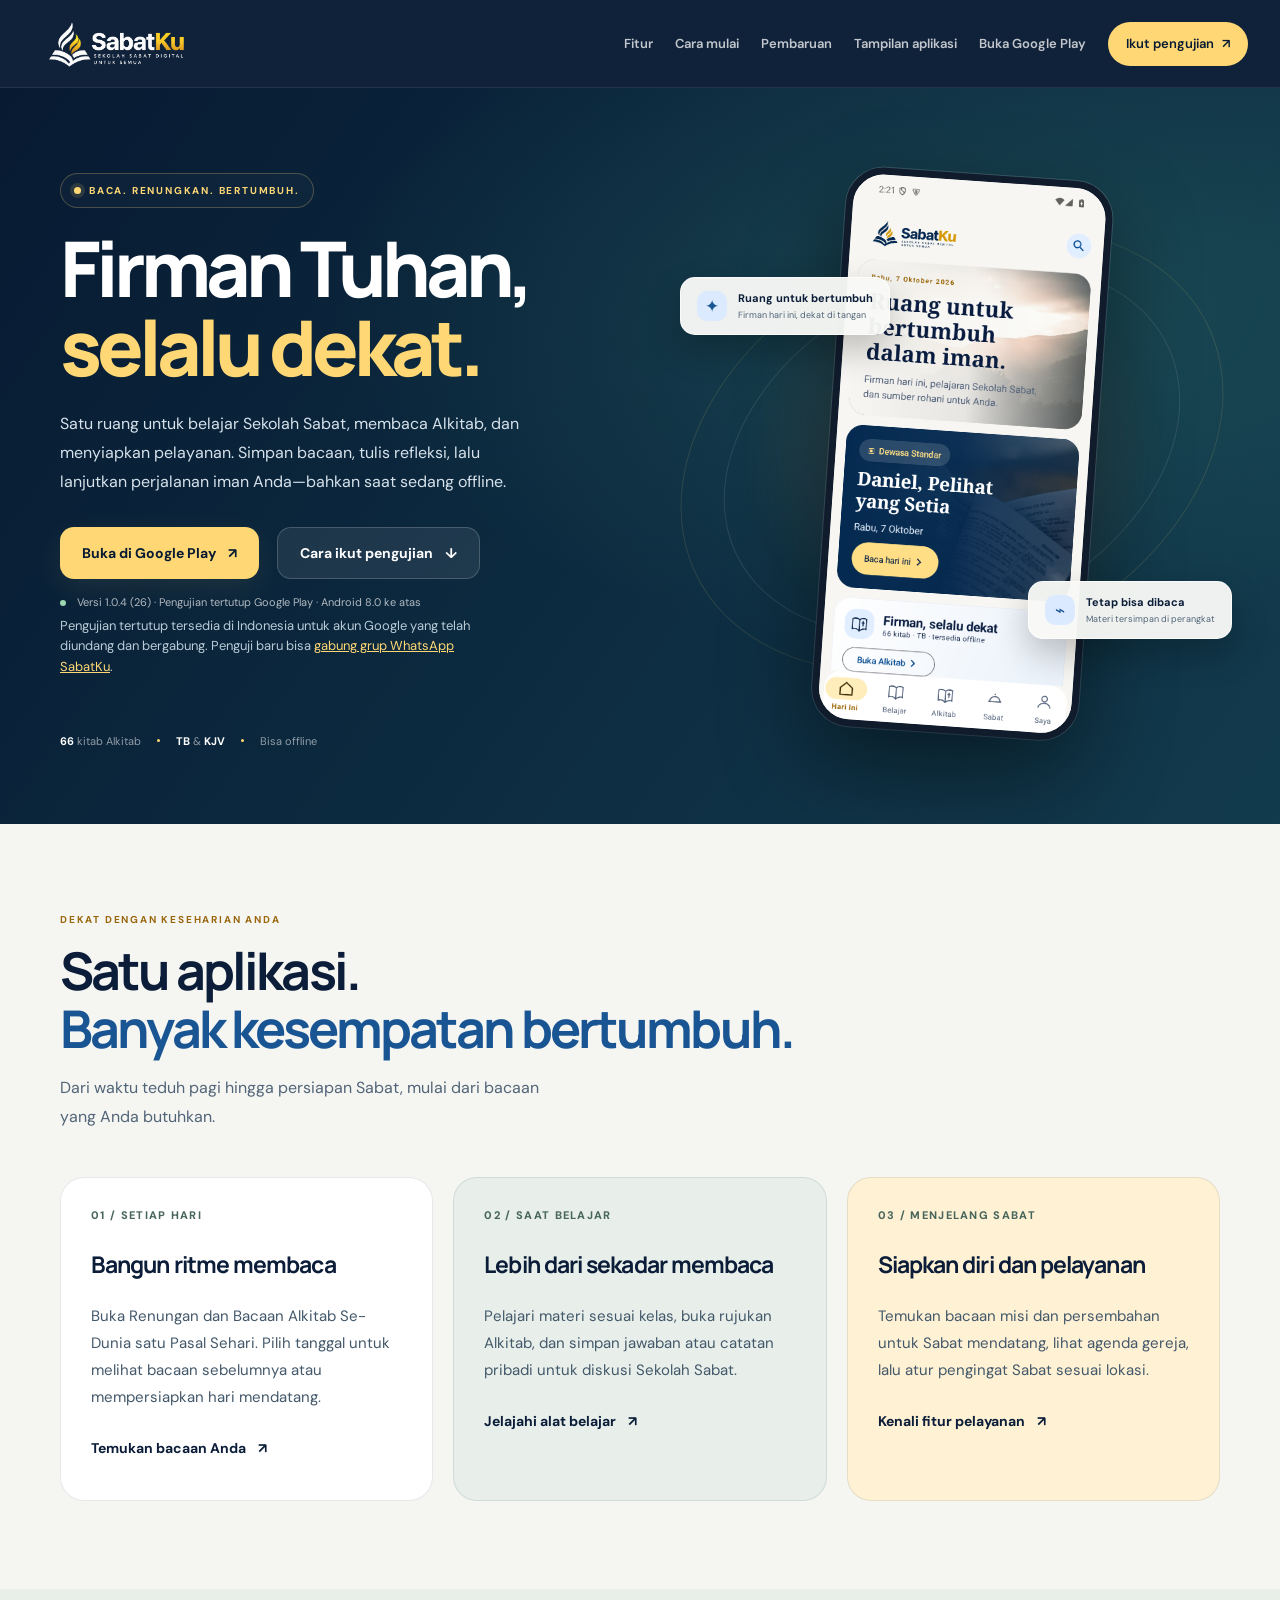
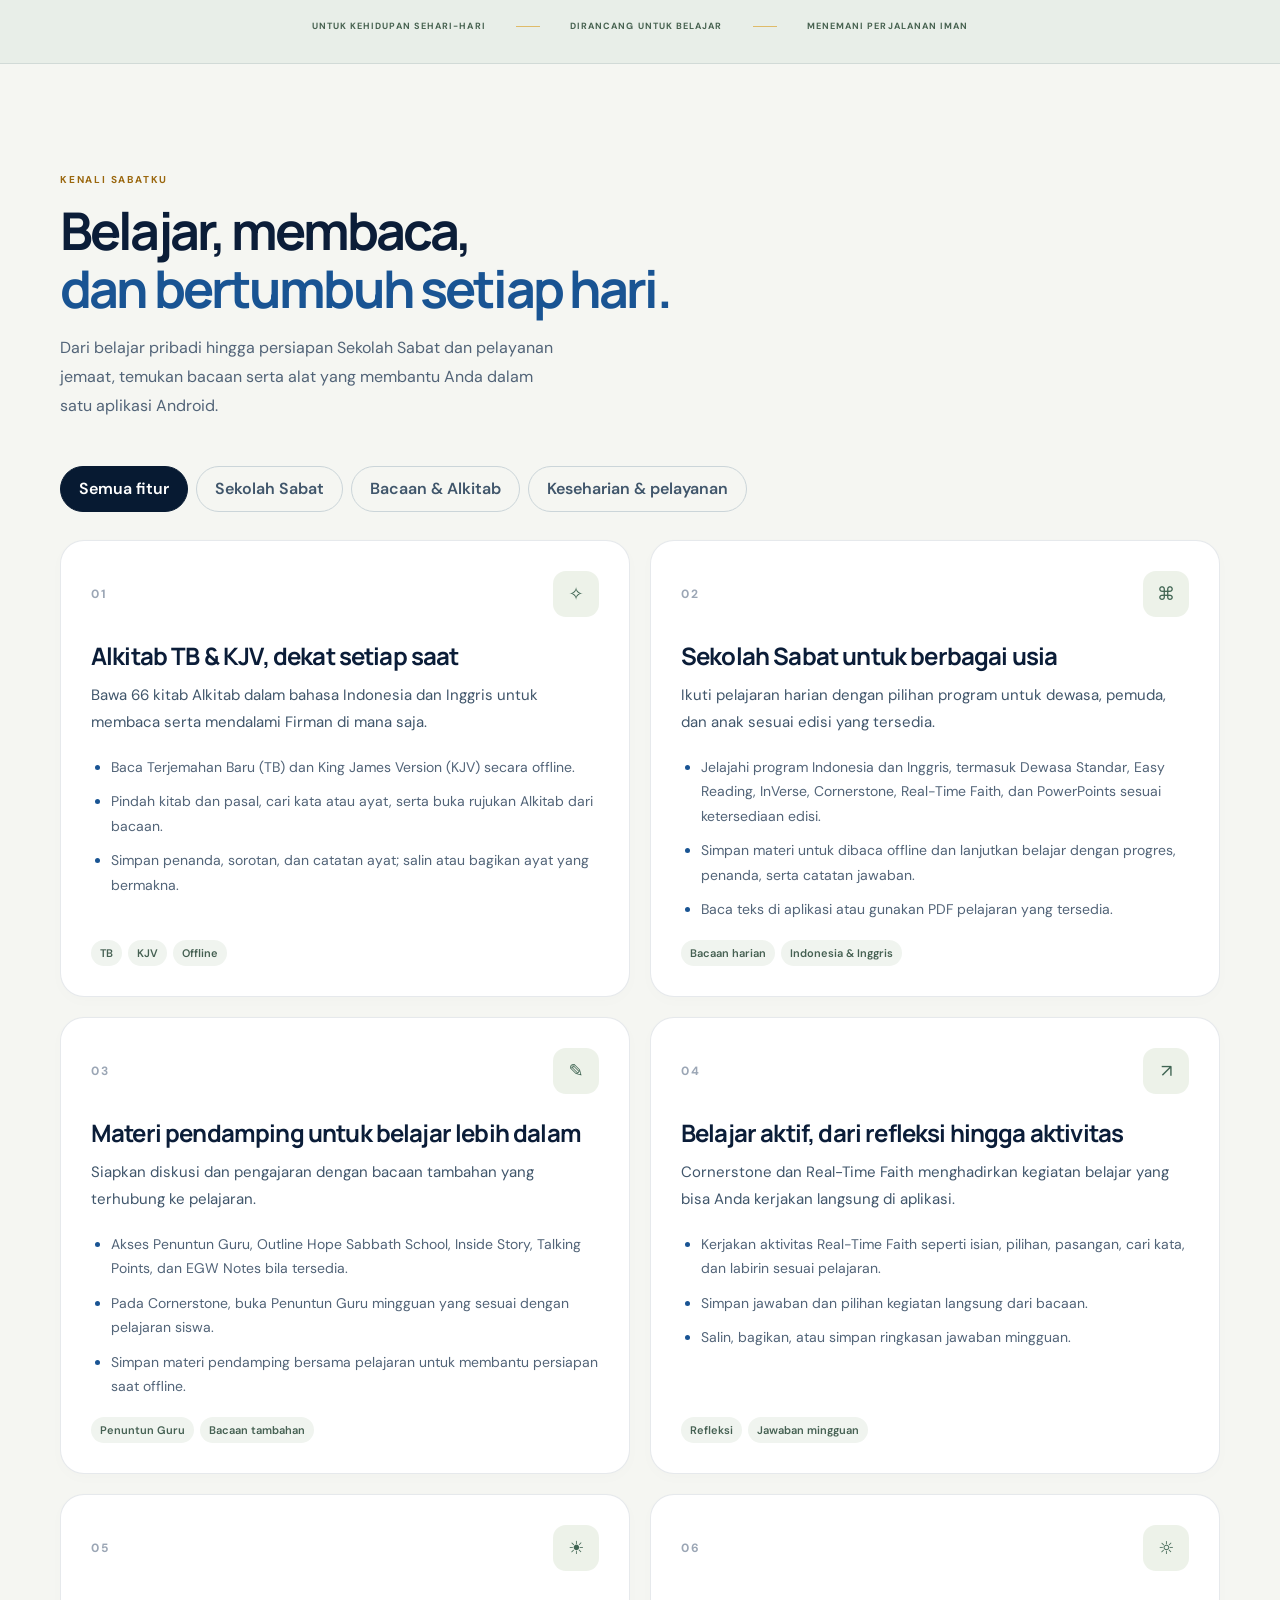
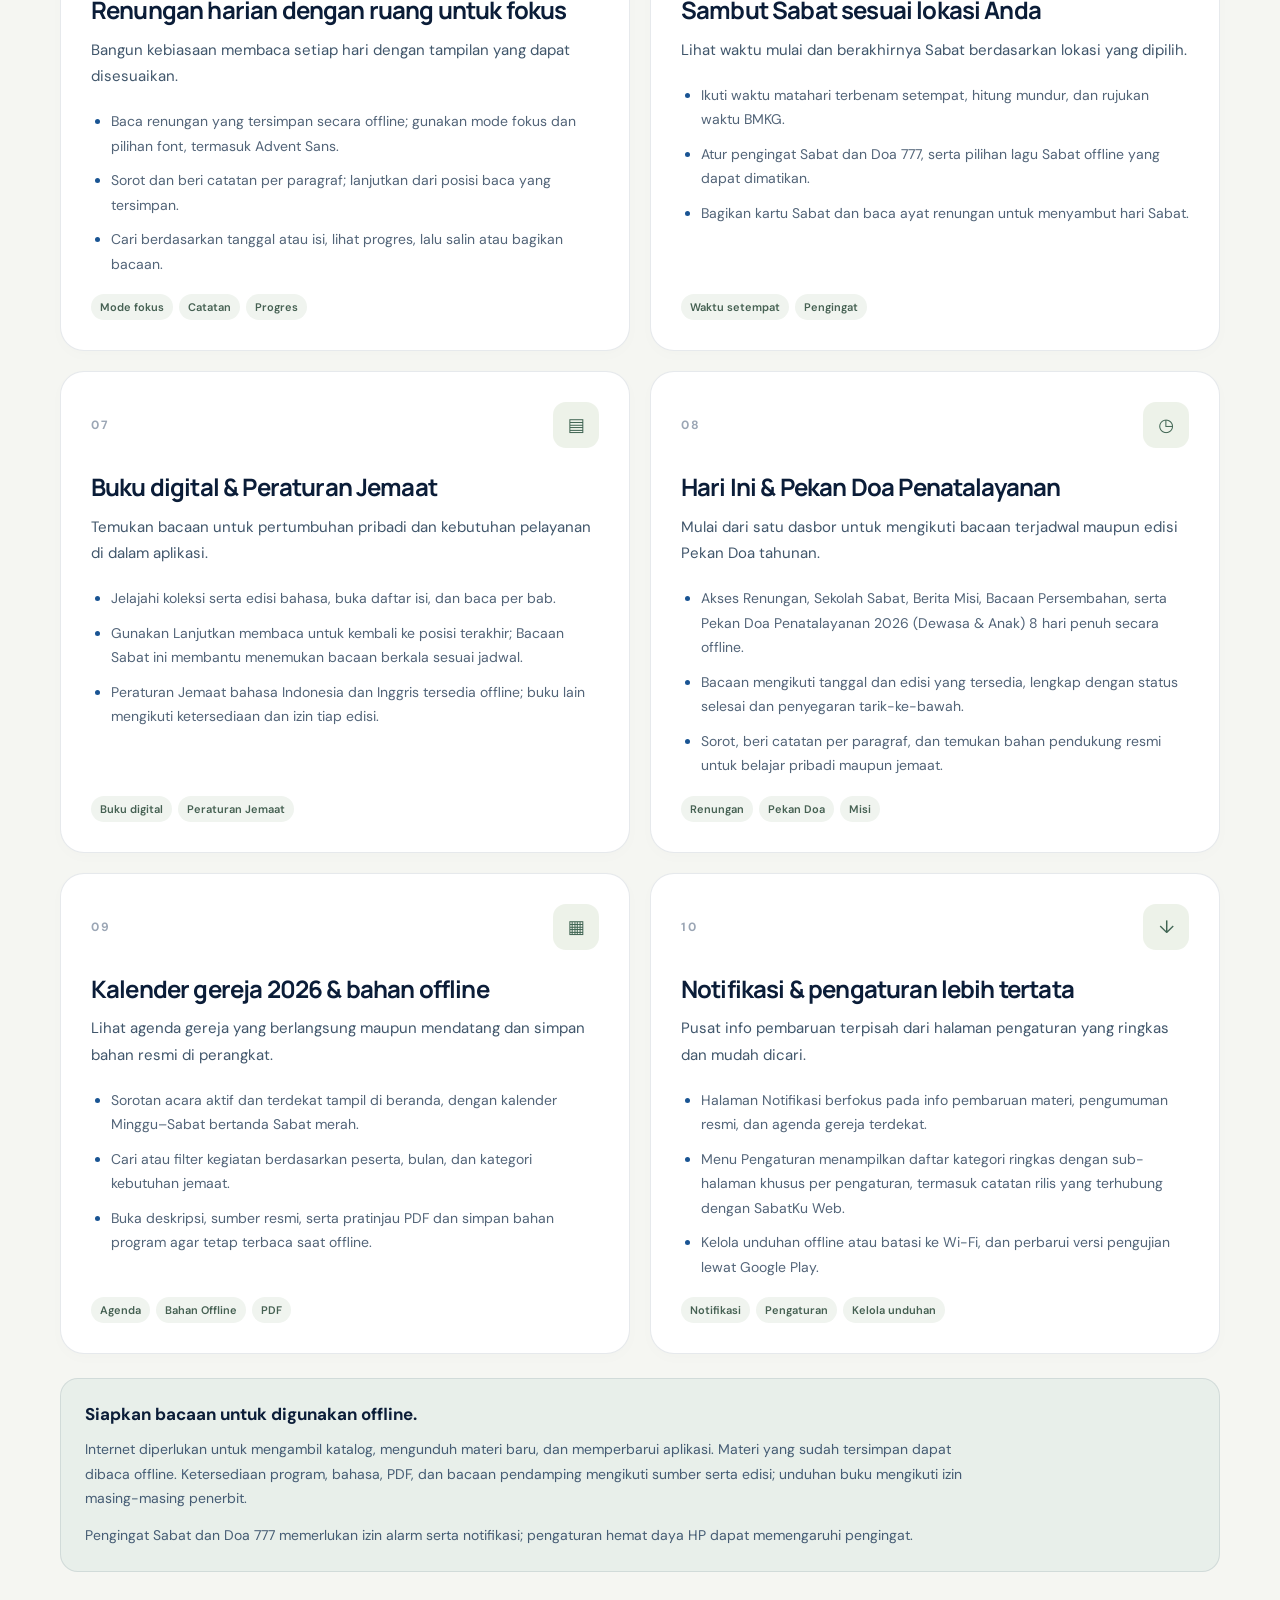
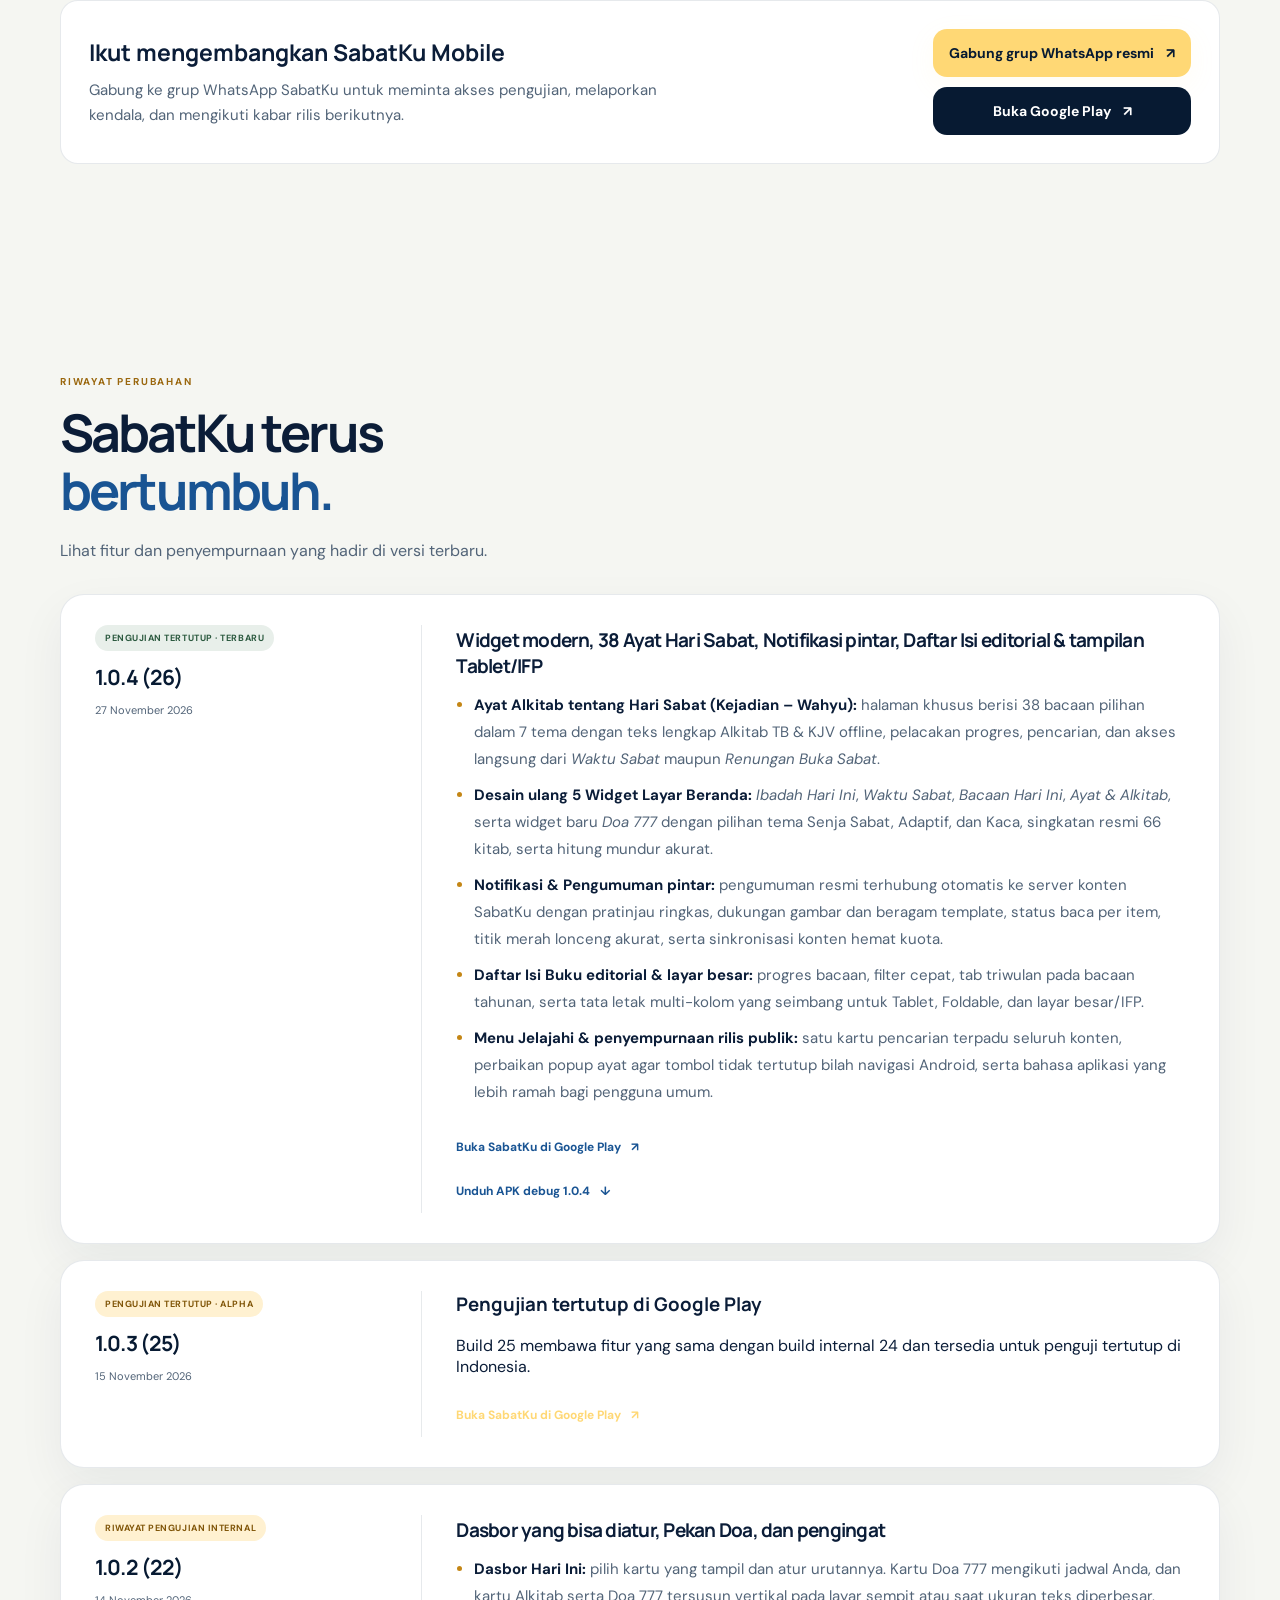
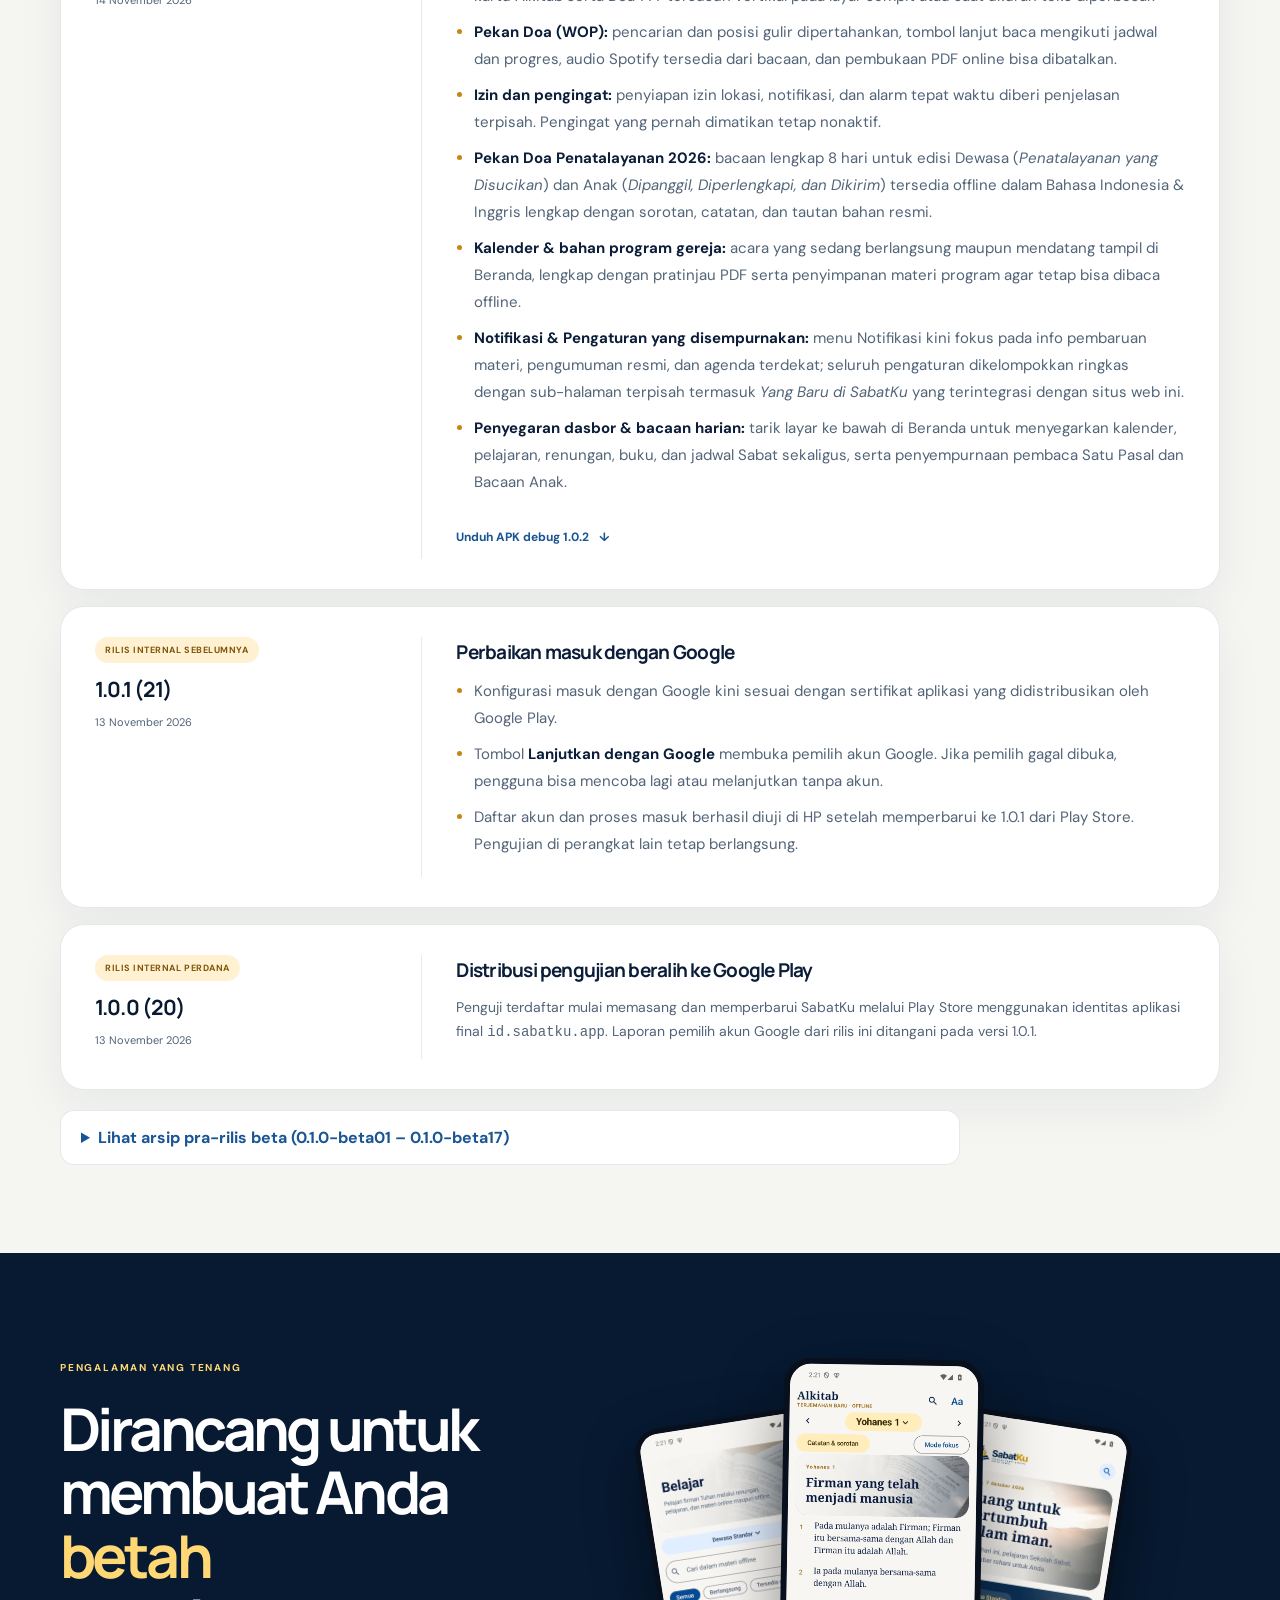
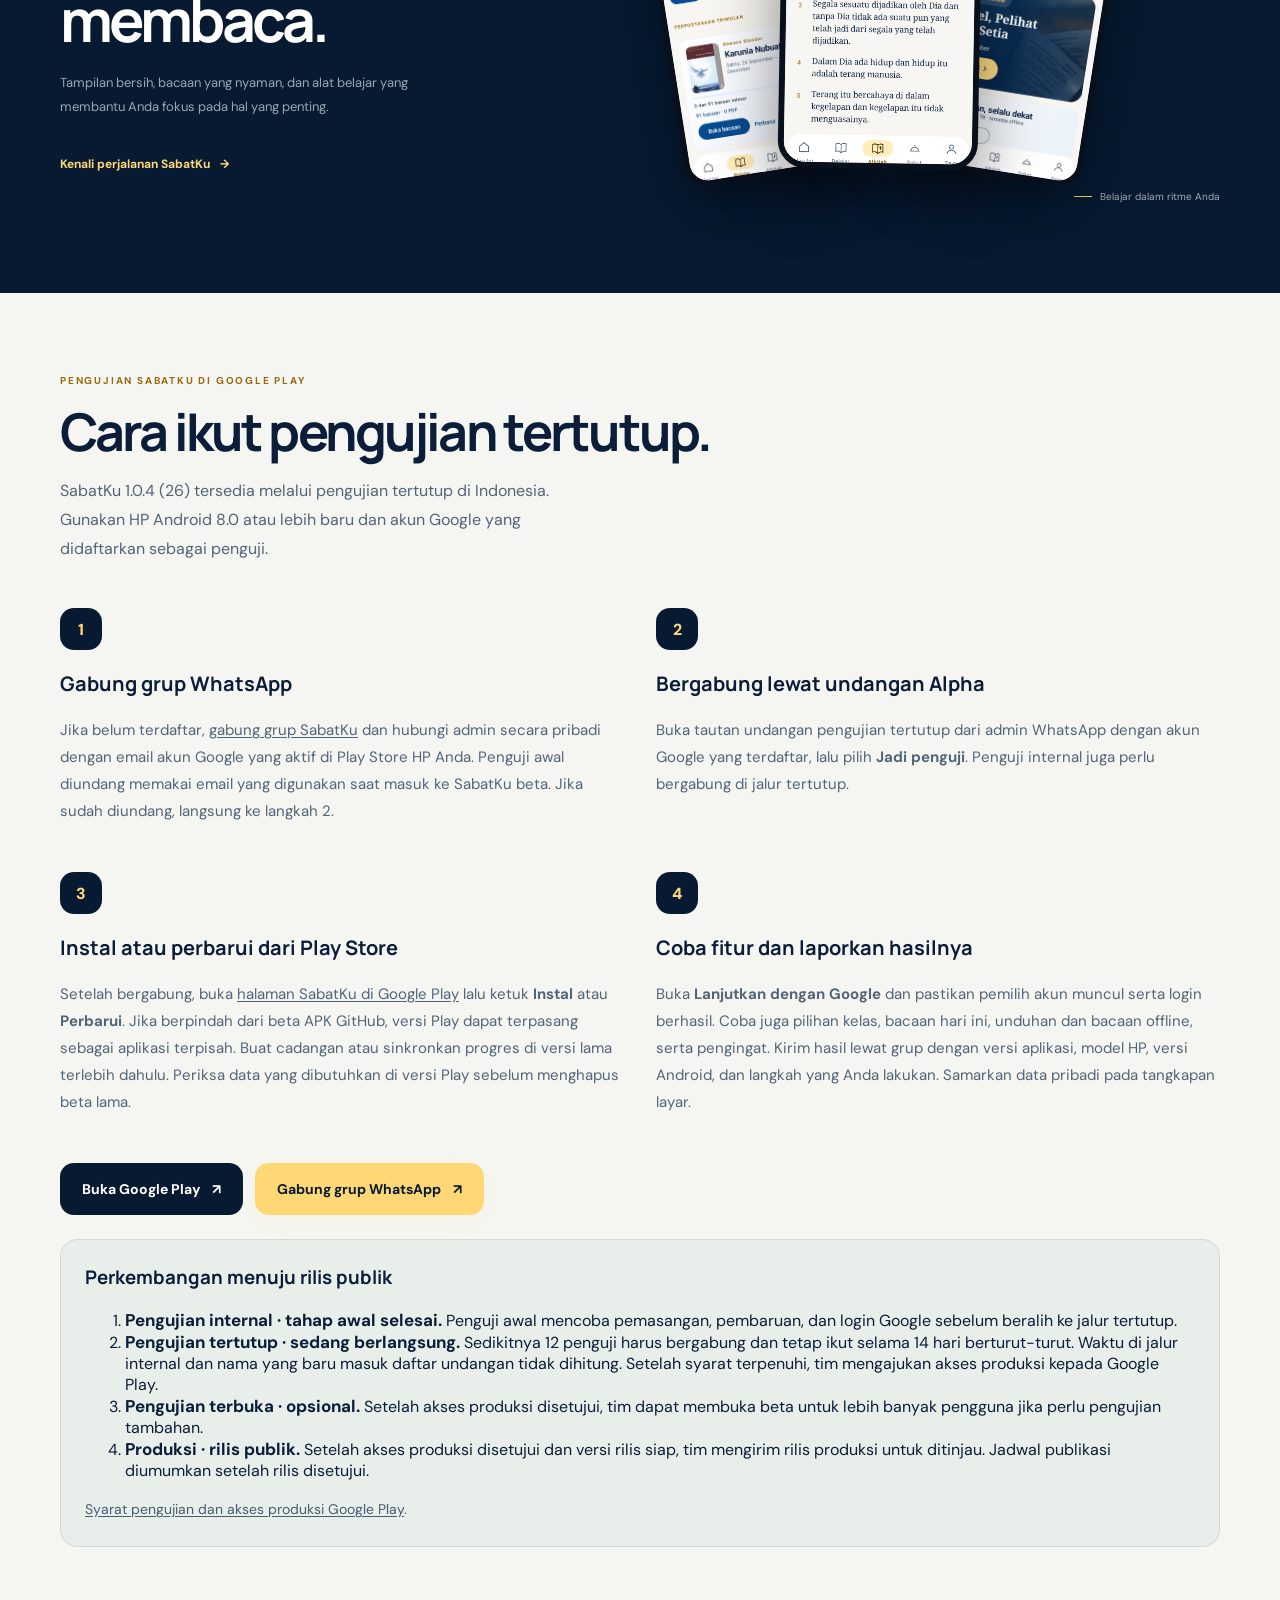
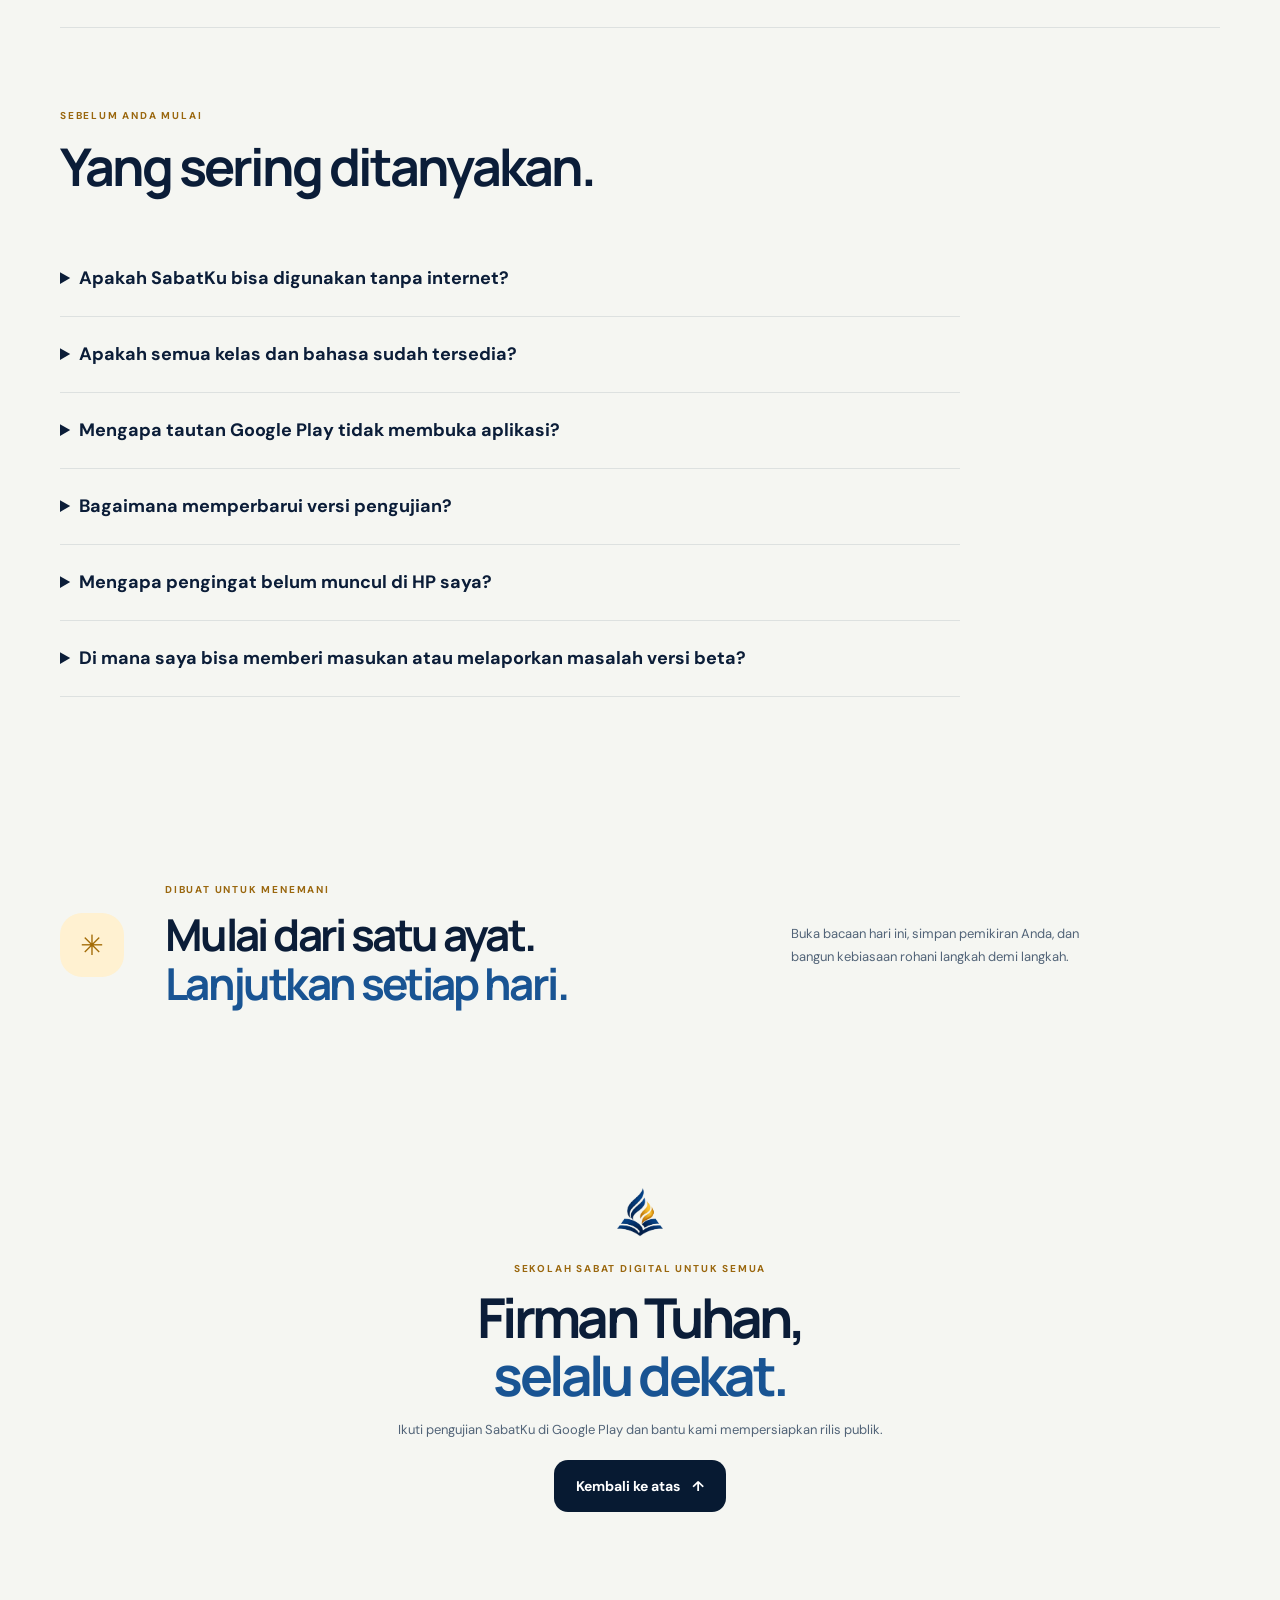
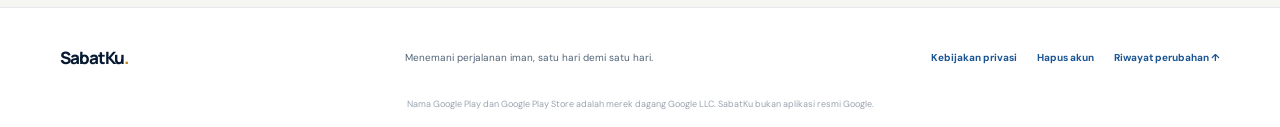
<file: site/index.html>
<!doctype html>
<html lang="id">
  <head>
    <meta charset="utf-8" />
    <meta name="viewport" content="width=device-width, initial-scale=1" />
    <meta name="theme-color" content="#071a32" />
    <meta name="description" content="Kenali SabatKu untuk Android: Sekolah Sabat, Alkitab TB/KJV offline, renungan harian, buku digital, kalender gereja, dan pengingat Sabat. Ikuti pengujian tertutup di Google Play." />
    <meta property="og:type" content="website" />
    <meta property="og:title" content="SabatKu — Firman, selalu dekat" />
    <meta property="og:description" content="Sekolah Sabat dan Penuntun Guru, Alkitab TB/KJV offline, renungan, buku digital, serta pengingat Sabat dalam satu aplikasi Android." />
    <meta property="og:image" content="assets/screen-today.png" />
    <title>SabatKu — Firman, selalu dekat</title>
    <link rel="icon" type="image/png" href="assets/sabatku-symbol.png" />
    <link rel="preconnect" href="https://fonts.googleapis.com" />
    <link rel="preconnect" href="https://fonts.gstatic.com" crossorigin />
    <link href="https://fonts.googleapis.com/css2?family=DM+Sans:wght@400;500;600;700&family=Manrope:wght@400;500;600;700;800&display=swap" rel="stylesheet" />
    <link rel="stylesheet" href="styles.css" />
    <script src="script.js" defer></script>
  </head>
  <body>
    <a class="skip-link" href="#beranda">Lewati ke konten</a>
    <header class="topbar">
      <a class="brand" href="#beranda" aria-label="SabatKu, ke beranda">
        <img src="assets/sabatku-logo-dark.png" alt="SabatKu — Sekolah Sabat digital untuk semua" />
      </a>
      <button class="menu-toggle" type="button" aria-expanded="false" aria-controls="main-navigation" hidden>Menu <span aria-hidden="true">☰</span></button>
      <nav id="main-navigation" aria-label="Navigasi utama">
        <a href="#fitur">Fitur</a>
        <a href="#mulai">Cara mulai</a>
        <a href="#pembaruan">Pembaruan</a>
        <a href="#cuplikan">Tampilan aplikasi</a>
        <a href="https://play.google.com/store/apps/details?id=id.sabatku.app">Buka Google Play</a>
        <a class="nav-cta" href="#mulai">Ikut pengujian <span aria-hidden="true">↗</span></a>
      </nav>
    </header>

    <main id="beranda">
      <section class="hero section-wrap">
        <div class="hero-copy">
          <p class="eyebrow"><span class="eyebrow-dot"></span> BACA. RENUNGKAN. BERTUMBUH.</p>
          <h1>Firman Tuhan,<br /><span>selalu dekat.</span></h1>
          <p class="hero-lede">Satu ruang untuk belajar Sekolah Sabat, membaca Alkitab, dan menyiapkan pelayanan. Simpan bacaan, tulis refleksi, lalu lanjutkan perjalanan iman Anda—bahkan saat sedang offline.</p>
          <div class="hero-actions">
            <a class="button button-gold" id="unduh" href="https://play.google.com/store/apps/details?id=id.sabatku.app">Buka di Google Play <span aria-hidden="true">↗</span></a>
            <a class="button button-quiet" href="#mulai">Cara ikut pengujian <span aria-hidden="true">↓</span></a>
          </div>
          <p class="release-note"><span class="status-pip"></span> Versi 1.0.4 (26) · Pengujian tertutup Google Play · Android 8.0 ke atas</p>
          <p class="apk-install-note">Pengujian tertutup tersedia di Indonesia untuk akun Google yang telah diundang dan bergabung. Penguji baru bisa <a href="https://chat.whatsapp.com/CYcOg6zG38TGZHUkLdnvNw?s=cl&amp;p=a&amp;mlu=4&amp;ilr=4&amp;iam=2" target="_blank" rel="noopener noreferrer">gabung grup WhatsApp SabatKu</a>.</p>
          <div class="hero-proof" aria-label="Fitur utama">
            <span><b>66</b> kitab Alkitab</span><i></i><span><b>TB</b> &amp; <b>KJV</b></span><i></i><span>Bisa offline</span>
          </div>
        </div>
        <div class="hero-visual" aria-label="Pratinjau aplikasi SabatKu">
          <div class="orbit orbit-one"></div><div class="orbit orbit-two"></div>
          <div class="sun-glow"></div>
          <div class="phone-frame hero-phone"><img src="assets/screen-today.png" alt="Tampilan Hari Ini di aplikasi SabatKu" /></div>
          <div class="float-card float-verse"><span class="float-icon">✦</span><span><b>Ruang untuk bertumbuh</b><small>Firman hari ini, dekat di tangan</small></span></div>
          <div class="float-card float-offline"><span class="offline-icon">⌁</span><span><b>Tetap bisa dibaca</b><small>Materi tersimpan di perangkat</small></span></div>
        </div>
      </section>

      <section class="daily-path section-wrap" aria-labelledby="daily-title">
        <div class="section-heading"><p class="eyebrow eyebrow-dark">DEKAT DENGAN KESEHARIAN ANDA</p><h2 id="daily-title">Satu aplikasi.<br /><span>Banyak kesempatan bertumbuh.</span></h2><p>Dari waktu teduh pagi hingga persiapan Sabat, mulai dari bacaan yang Anda butuhkan.</p></div>
        <div class="path-grid">
          <article><span class="path-label">01 / SETIAP HARI</span><h3>Bangun ritme membaca</h3><p>Buka Renungan dan Bacaan Alkitab Se-Dunia satu Pasal Sehari. Pilih tanggal untuk melihat bacaan sebelumnya atau mempersiapkan hari mendatang.</p><a href="#fitur">Temukan bacaan Anda <span aria-hidden="true">↗</span></a></article>
          <article><span class="path-label">02 / SAAT BELAJAR</span><h3>Lebih dari sekadar membaca</h3><p>Pelajari materi sesuai kelas, buka rujukan Alkitab, dan simpan jawaban atau catatan pribadi untuk diskusi Sekolah Sabat.</p><a href="#fitur">Jelajahi alat belajar <span aria-hidden="true">↗</span></a></article>
          <article><span class="path-label">03 / MENJELANG SABAT</span><h3>Siapkan diri dan pelayanan</h3><p>Temukan bacaan misi dan persembahan untuk Sabat mendatang, lihat agenda gereja, lalu atur pengingat Sabat sesuai lokasi.</p><a href="#fitur">Kenali fitur pelayanan <span aria-hidden="true">↗</span></a></article>
        </div>
      </section>
      <section class="trust-strip" aria-label="Ringkasan SabatKu">
        <div class="trust-inner"><span>UNTUK KEHIDUPAN SEHARI-HARI</span><span class="trust-line"></span><span>DIRANCANG UNTUK BELAJAR</span><span class="trust-line"></span><span>MENEMANI PERJALANAN IMAN</span></div>
      </section>

      <section class="features section-wrap" id="fitur" aria-labelledby="features-title">
        <div class="section-heading">
          <p class="eyebrow eyebrow-dark">KENALI SABATKU</p>
          <h2 id="features-title">Belajar, membaca,<br /><span>dan bertumbuh setiap hari.</span></h2>
          <p>Dari belajar pribadi hingga persiapan Sekolah Sabat dan pelayanan jemaat, temukan bacaan serta alat yang membantu Anda dalam satu aplikasi Android.</p>
        </div>
        <div class="feature-filter" role="group" aria-label="Tampilkan kategori fitur" hidden><button type="button" data-filter="all" aria-pressed="true">Semua fitur</button><button type="button" data-filter="belajar" aria-pressed="false">Sekolah Sabat</button><button type="button" data-filter="baca" aria-pressed="false">Bacaan &amp; Alkitab</button><button type="button" data-filter="harian" aria-pressed="false">Keseharian &amp; pelayanan</button></div>
        <div class="feature-grid feature-grid-detailed">
          <article class="feature-card" data-category="baca">
            <div class="feature-top"><span class="feature-number">01</span><span class="feature-icon" aria-hidden="true">✧</span></div>
            <h3>Alkitab TB & KJV, dekat setiap saat</h3>
            <p>Bawa 66 kitab Alkitab dalam bahasa Indonesia dan Inggris untuk membaca serta mendalami Firman di mana saja.</p>
            <ul class="feature-details"><li>Baca Terjemahan Baru (TB) dan King James Version (KJV) secara offline.</li><li>Pindah kitab dan pasal, cari kata atau ayat, serta buka rujukan Alkitab dari bacaan.</li><li>Simpan penanda, sorotan, dan catatan ayat; salin atau bagikan ayat yang bermakna.</li></ul>
            <div class="tag-row"><span>TB</span><span>KJV</span><span>Offline</span></div>
          </article>
          <article class="feature-card" data-category="belajar">
            <div class="feature-top"><span class="feature-number">02</span><span class="feature-icon" aria-hidden="true">⌘</span></div>
            <h3>Sekolah Sabat untuk berbagai usia</h3>
            <p>Ikuti pelajaran harian dengan pilihan program untuk dewasa, pemuda, dan anak sesuai edisi yang tersedia.</p>
            <ul class="feature-details"><li>Jelajahi program Indonesia dan Inggris, termasuk Dewasa Standar, Easy Reading, InVerse, Cornerstone, Real-Time Faith, dan PowerPoints sesuai ketersediaan edisi.</li><li>Simpan materi untuk dibaca offline dan lanjutkan belajar dengan progres, penanda, serta catatan jawaban.</li><li>Baca teks di aplikasi atau gunakan PDF pelajaran yang tersedia.</li></ul>
            <div class="tag-row"><span>Bacaan harian</span><span>Indonesia & Inggris</span></div>
          </article>
          <article class="feature-card" data-category="belajar">
            <div class="feature-top"><span class="feature-number">03</span><span class="feature-icon" aria-hidden="true">✎</span></div>
            <h3>Materi pendamping untuk belajar lebih dalam</h3>
            <p>Siapkan diskusi dan pengajaran dengan bacaan tambahan yang terhubung ke pelajaran.</p>
            <ul class="feature-details"><li>Akses Penuntun Guru, Outline Hope Sabbath School, Inside Story, Talking Points, dan EGW Notes bila tersedia.</li><li>Pada Cornerstone, buka Penuntun Guru mingguan yang sesuai dengan pelajaran siswa.</li><li>Simpan materi pendamping bersama pelajaran untuk membantu persiapan saat offline.</li></ul>
            <div class="tag-row"><span>Penuntun Guru</span><span>Bacaan tambahan</span></div>
          </article>
          <article class="feature-card" data-category="belajar">
            <div class="feature-top"><span class="feature-number">04</span><span class="feature-icon" aria-hidden="true">↗</span></div>
            <h3>Belajar aktif, dari refleksi hingga aktivitas</h3>
            <p>Cornerstone dan Real-Time Faith menghadirkan kegiatan belajar yang bisa Anda kerjakan langsung di aplikasi.</p>
            <ul class="feature-details"><li>Kerjakan aktivitas Real-Time Faith seperti isian, pilihan, pasangan, cari kata, dan labirin sesuai pelajaran.</li><li>Simpan jawaban dan pilihan kegiatan langsung dari bacaan.</li><li>Salin, bagikan, atau simpan ringkasan jawaban mingguan.</li></ul>
            <div class="tag-row"><span>Refleksi</span><span>Jawaban mingguan</span></div>
          </article>
          <article class="feature-card" data-category="baca">
            <div class="feature-top"><span class="feature-number">05</span><span class="feature-icon" aria-hidden="true">☀</span></div>
            <h3>Renungan harian dengan ruang untuk fokus</h3>
            <p>Bangun kebiasaan membaca setiap hari dengan tampilan yang dapat disesuaikan.</p>
            <ul class="feature-details"><li>Baca renungan yang tersimpan secara offline; gunakan mode fokus dan pilihan font, termasuk Advent Sans.</li><li>Sorot dan beri catatan per paragraf; lanjutkan dari posisi baca yang tersimpan.</li><li>Cari berdasarkan tanggal atau isi, lihat progres, lalu salin atau bagikan bacaan.</li></ul>
            <div class="tag-row"><span>Mode fokus</span><span>Catatan</span><span>Progres</span></div>
          </article>
          <article class="feature-card" data-category="harian">
            <div class="feature-top"><span class="feature-number">06</span><span class="feature-icon" aria-hidden="true">☼</span></div>
            <h3>Sambut Sabat sesuai lokasi Anda</h3>
            <p>Lihat waktu mulai dan berakhirnya Sabat berdasarkan lokasi yang dipilih.</p>
            <ul class="feature-details"><li>Ikuti waktu matahari terbenam setempat, hitung mundur, dan rujukan waktu BMKG.</li><li>Atur pengingat Sabat dan Doa 777, serta pilihan lagu Sabat offline yang dapat dimatikan.</li><li>Bagikan kartu Sabat dan baca ayat renungan untuk menyambut hari Sabat.</li></ul>
            <div class="tag-row"><span>Waktu setempat</span><span>Pengingat</span></div>
          </article>
          <article class="feature-card" data-category="baca">
            <div class="feature-top"><span class="feature-number">07</span><span class="feature-icon" aria-hidden="true">▤</span></div>
            <h3>Buku digital & Peraturan Jemaat</h3>
            <p>Temukan bacaan untuk pertumbuhan pribadi dan kebutuhan pelayanan di dalam aplikasi.</p>
            <ul class="feature-details"><li>Jelajahi koleksi serta edisi bahasa, buka daftar isi, dan baca per bab.</li><li>Gunakan Lanjutkan membaca untuk kembali ke posisi terakhir; Bacaan Sabat ini membantu menemukan bacaan berkala sesuai jadwal.</li><li>Peraturan Jemaat bahasa Indonesia dan Inggris tersedia offline; buku lain mengikuti ketersediaan dan izin tiap edisi.</li></ul>
            <div class="tag-row"><span>Buku digital</span><span>Peraturan Jemaat</span></div>
          </article>
          <article class="feature-card" data-category="harian">
            <div class="feature-top"><span class="feature-number">08</span><span class="feature-icon" aria-hidden="true">◷</span></div>
            <h3>Hari Ini &amp; Pekan Doa Penatalayanan</h3>
            <p>Mulai dari satu dasbor untuk mengikuti bacaan terjadwal maupun edisi Pekan Doa tahunan.</p>
            <ul class="feature-details"><li>Akses Renungan, Sekolah Sabat, Berita Misi, Bacaan Persembahan, serta Pekan Doa Penatalayanan 2026 (Dewasa &amp; Anak) 8 hari penuh secara offline.</li><li>Bacaan mengikuti tanggal dan edisi yang tersedia, lengkap dengan status selesai dan penyegaran tarik-ke-bawah.</li><li>Sorot, beri catatan per paragraf, dan temukan bahan pendukung resmi untuk belajar pribadi maupun jemaat.</li></ul>
            <div class="tag-row"><span>Renungan</span><span>Pekan Doa</span><span>Misi</span></div>
          </article>
          <article class="feature-card" data-category="harian">
            <div class="feature-top"><span class="feature-number">09</span><span class="feature-icon" aria-hidden="true">▦</span></div>
            <h3>Kalender gereja 2026 &amp; bahan offline</h3>
            <p>Lihat agenda gereja yang berlangsung maupun mendatang dan simpan bahan resmi di perangkat.</p>
            <ul class="feature-details"><li>Sorotan acara aktif dan terdekat tampil di beranda, dengan kalender Minggu–Sabat bertanda Sabat merah.</li><li>Cari atau filter kegiatan berdasarkan peserta, bulan, dan kategori kebutuhan jemaat.</li><li>Buka deskripsi, sumber resmi, serta pratinjau PDF dan simpan bahan program agar tetap terbaca saat offline.</li></ul>
            <div class="tag-row"><span>Agenda</span><span>Bahan Offline</span><span>PDF</span></div>
          </article>
          <article class="feature-card" data-category="harian">
            <div class="feature-top"><span class="feature-number">10</span><span class="feature-icon" aria-hidden="true">↓</span></div>
            <h3>Notifikasi &amp; pengaturan lebih tertata</h3>
            <p>Pusat info pembaruan terpisah dari halaman pengaturan yang ringkas dan mudah dicari.</p>
            <ul class="feature-details"><li>Halaman Notifikasi berfokus pada info pembaruan materi, pengumuman resmi, dan agenda gereja terdekat.</li><li>Menu Pengaturan menampilkan daftar kategori ringkas dengan sub-halaman khusus per pengaturan, termasuk catatan rilis yang terhubung dengan SabatKu Web.</li><li>Kelola unduhan offline atau batasi ke Wi-Fi, dan perbarui versi pengujian lewat Google Play.</li></ul>
            <div class="tag-row"><span>Notifikasi</span><span>Pengaturan</span><span>Kelola unduhan</span></div>
          </article>
        </div>
        <aside class="feature-availability" aria-label="Ketersediaan materi">
          <strong>Siapkan bacaan untuk digunakan offline.</strong>
          <p>Internet diperlukan untuk mengambil katalog, mengunduh materi baru, dan memperbarui aplikasi. Materi yang sudah tersimpan dapat dibaca offline. Ketersediaan program, bahasa, PDF, dan bacaan pendamping mengikuti sumber serta edisi; unduhan buku mengikuti izin masing-masing penerbit.</p>
          <p>Pengingat Sabat dan Doa 777 memerlukan izin alarm serta notifikasi; pengaturan hemat daya HP dapat memengaruhi pengingat.</p>
        </aside>
        <div class="feature-cta" id="komunitas">
          <div><h3>Ikut mengembangkan SabatKu Mobile</h3><p>Gabung ke grup WhatsApp SabatKu untuk meminta akses pengujian, melaporkan kendala, dan mengikuti kabar rilis berikutnya.</p></div>
          <div class="feature-cta-actions">
            <a class="button button-gold" href="https://chat.whatsapp.com/CYcOg6zG38TGZHUkLdnvNw?s=cl&amp;p=a&amp;mlu=4&amp;ilr=4&amp;iam=2" target="_blank" rel="noopener noreferrer">Gabung grup WhatsApp resmi <span aria-hidden="true">↗</span></a>
            <a class="button button-navy" href="https://play.google.com/store/apps/details?id=id.sabatku.app">Buka Google Play <span aria-hidden="true">↗</span></a>
          </div>
        </div>
      </section>

      <section class="changelog section-wrap" id="pembaruan">
        <div class="section-heading">
          <p class="eyebrow eyebrow-dark">RIWAYAT PERUBAHAN</p>
          <h2>SabatKu terus<br /><span>bertumbuh.</span></h2>
          <p>Lihat fitur dan penyempurnaan yang hadir di versi terbaru.</p>
        </div>
        <article class="changelog-card" data-version-code="26">
          <div class="changelog-meta"><span class="release-pill release-pill-latest">Pengujian tertutup · Terbaru</span><strong>1.0.4 (26)</strong><time datetime="2026-11-27">27 November 2026</time></div>
          <div class="changelog-content">
            <h3>Widget modern, 38 Ayat Hari Sabat, Notifikasi pintar, Daftar Isi editorial &amp; tampilan Tablet/IFP</h3>
            <ul>
              <li><strong>Ayat Alkitab tentang Hari Sabat (Kejadian – Wahyu):</strong> halaman khusus berisi 38 bacaan pilihan dalam 7 tema dengan teks lengkap Alkitab TB &amp; KJV offline, pelacakan progres, pencarian, dan akses langsung dari <em>Waktu Sabat</em> maupun <em>Renungan Buka Sabat</em>.</li>
              <li><strong>Desain ulang 5 Widget Layar Beranda:</strong> <em>Ibadah Hari Ini</em>, <em>Waktu Sabat</em>, <em>Bacaan Hari Ini</em>, <em>Ayat &amp; Alkitab</em>, serta widget baru <em>Doa 777</em> dengan pilihan tema Senja Sabat, Adaptif, dan Kaca, singkatan resmi 66 kitab, serta hitung mundur akurat.</li>
              <li><strong>Notifikasi &amp; Pengumuman pintar:</strong> pengumuman resmi terhubung otomatis ke server konten SabatKu dengan pratinjau ringkas, dukungan gambar dan beragam template, status baca per item, titik merah lonceng akurat, serta sinkronisasi konten hemat kuota.</li>
              <li><strong>Daftar Isi Buku editorial &amp; layar besar:</strong> progres bacaan, filter cepat, tab triwulan pada bacaan tahunan, serta tata letak multi-kolom yang seimbang untuk Tablet, Foldable, dan layar besar/IFP.</li>
              <li><strong>Menu Jelajahi &amp; penyempurnaan rilis publik:</strong> satu kartu pencarian terpadu seluruh konten, perbaikan popup ayat agar tombol tidak tertutup bilah navigasi Android, serta bahasa aplikasi yang lebih ramah bagi pengguna umum.</li>
            </ul>
            <a class="text-link" href="https://play.google.com/store/apps/details?id=id.sabatku.app">Buka SabatKu di Google Play <span aria-hidden="true">↗</span></a><br />
            <a class="text-link" data-apk-download href="https://github.com/AiWerek-Tech/sabatku-web/releases/download/v1.0.4-debug/SabatKu-1.0.4-debug.apk">Unduh APK debug 1.0.4 <span aria-hidden="true">↓</span></a>
          </div>
        </article>
        <article class="changelog-card" data-version-code="25">
          <div class="changelog-meta"><span class="release-pill">Pengujian tertutup · Alpha</span><strong>1.0.3 (25)</strong><time datetime="2026-11-15">15 November 2026</time></div>
          <div class="changelog-body">
            <h3>Pengujian tertutup di Google Play</h3>
            <p>Build 25 membawa fitur yang sama dengan build internal 24 dan tersedia untuk penguji tertutup di Indonesia.</p>
            <a class="text-link" href="https://play.google.com/store/apps/details?id=id.sabatku.app">Buka SabatKu di Google Play <span aria-hidden="true">↗</span></a>
          </div>
        </article>
        <article class="changelog-card" data-version-code="22">
          <div class="changelog-meta"><span class="release-pill">Riwayat pengujian internal</span><strong>1.0.2 (22)</strong><time datetime="2026-11-14">14 November 2026</time></div>
          <div class="changelog-content">
            <h3>Dasbor yang bisa diatur, Pekan Doa, dan pengingat</h3>
            <ul>
              <li><strong>Dasbor Hari Ini:</strong> pilih kartu yang tampil dan atur urutannya. Kartu Doa 777 mengikuti jadwal Anda, dan kartu Alkitab serta Doa 777 tersusun vertikal pada layar sempit atau saat ukuran teks diperbesar.</li>
              <li><strong>Pekan Doa (WOP):</strong> pencarian dan posisi gulir dipertahankan, tombol lanjut baca mengikuti jadwal dan progres, audio Spotify tersedia dari bacaan, dan pembukaan PDF online bisa dibatalkan.</li>
              <li><strong>Izin dan pengingat:</strong> penyiapan izin lokasi, notifikasi, dan alarm tepat waktu diberi penjelasan terpisah. Pengingat yang pernah dimatikan tetap nonaktif.</li>
              <li><strong>Pekan Doa Penatalayanan 2026:</strong> bacaan lengkap 8 hari untuk edisi Dewasa (<em>Penatalayanan yang Disucikan</em>) dan Anak (<em>Dipanggil, Diperlengkapi, dan Dikirim</em>) tersedia offline dalam Bahasa Indonesia &amp; Inggris lengkap dengan sorotan, catatan, dan tautan bahan resmi.</li>
              <li><strong>Kalender &amp; bahan program gereja:</strong> acara yang sedang berlangsung maupun mendatang tampil di Beranda, lengkap dengan pratinjau PDF serta penyimpanan materi program agar tetap bisa dibaca offline.</li>
              <li><strong>Notifikasi &amp; Pengaturan yang disempurnakan:</strong> menu Notifikasi kini fokus pada info pembaruan materi, pengumuman resmi, dan agenda terdekat; seluruh pengaturan dikelompokkan ringkas dengan sub-halaman terpisah termasuk <em>Yang Baru di SabatKu</em> yang terintegrasi dengan situs web ini.</li>
              <li><strong>Penyegaran dasbor &amp; bacaan harian:</strong> tarik layar ke bawah di Beranda untuk menyegarkan kalender, pelajaran, renungan, buku, dan jadwal Sabat sekaligus, serta penyempurnaan pembaca Satu Pasal dan Bacaan Anak.</li>
            </ul>
            <a class="text-link" data-apk-download href="https://github.com/AiWerek-Tech/sabatku-web/releases/download/v1.0.2-debug/SabatKu-1.0.2-debug.apk">Unduh APK debug 1.0.2 <span aria-hidden="true">↓</span></a><br />
          </div>
        </article>
        <article class="changelog-card" data-version-code="21">
          <div class="changelog-meta"><span class="release-pill">Rilis internal sebelumnya</span><strong>1.0.1 (21)</strong><time datetime="2026-11-13">13 November 2026</time></div>
          <div class="changelog-content">
            <h3>Perbaikan masuk dengan Google</h3>
            <ul>
              <li>Konfigurasi masuk dengan Google kini sesuai dengan sertifikat aplikasi yang didistribusikan oleh Google Play.</li>
              <li>Tombol <strong>Lanjutkan dengan Google</strong> membuka pemilih akun Google. Jika pemilih gagal dibuka, pengguna bisa mencoba lagi atau melanjutkan tanpa akun.</li>
              <li>Daftar akun dan proses masuk berhasil diuji di HP setelah memperbarui ke 1.0.1 dari Play Store. Pengujian di perangkat lain tetap berlangsung.</li>
            </ul>
          </div>
        </article>
        <article class="changelog-card" data-version-code="20">
          <div class="changelog-meta"><span class="release-pill">Rilis internal perdana</span><strong>1.0.0 (20)</strong><time datetime="2026-11-13">13 November 2026</time></div>
          <div class="changelog-content">
            <h3>Distribusi pengujian beralih ke Google Play</h3>
            <p>Penguji terdaftar mulai memasang dan memperbarui SabatKu melalui Play Store menggunakan identitas aplikasi final <code>id.sabatku.app</code>. Laporan pemilih akun Google dari rilis ini ditangani pada versi 1.0.1.</p>
          </div>
        </article>
        <details class="release-archive"><summary>Lihat arsip pra-rilis beta (0.1.0-beta01 – 0.1.0-beta17)</summary>
        <article class="changelog-card">
          <div class="changelog-meta"><span class="release-pill">Arsip beta GitHub</span><strong>0.1.0-beta17</strong><time datetime="2026-11-09">9 November 2026</time></div>
          <div class="changelog-content">
            <h3>Pengalaman belajar harian dan persiapan Sabat yang lebih menyatu</h3>
            <ul>
              <li>Beranda diperbarui agar pelajaran hari ini, ritme bacaan, dan waktu Sabat lebih mudah dipantau.</li>
              <li>Sekolah Sabat, Alkitab, buku digital, dan PDF mendapat navigasi serta kontrol baca dan unduh yang lebih konsisten.</li>
              <li>Pengingat bacaan, Doa 777, dan Sabat lebih tertata; pengalaman keluarga, privasi, pencadangan, dan sinkronisasi juga diperkuat.</li>
            </ul>
            <p>Petunjuk pembaruan ini berlaku untuk sesama versi beta GitHub. Untuk beralih ke Google Play, ikuti panduan pengujian di halaman ini.</p>
            <a class="text-link" href="https://github.com/AiWerek-Tech/sabatku-web/releases/tag/v0.1.0-beta17">Lihat catatan beta di GitHub <span aria-hidden="true">→</span></a>
          </div>
        </article>
        <article class="changelog-card">
          <div class="changelog-meta"><span class="release-pill">Rilis beta sebelumnya</span><strong>0.1.0-beta16</strong><time datetime="2026-11-01">1 November 2026</time></div>
          <div class="changelog-content">
            <h3>Pengalaman Alkitab, pelajaran, dan PDF yang lebih nyaman</h3>
            <ul>
              <li>Pencarian Alkitab, perbandingan terjemahan, materi terkait, serta navigasi kembali ke bacaan disempurnakan. Catatan dan sorotan lebih aman dicadangkan dan dipulihkan.</li>
              <li>Pilihan unduh, perbarui, baca online, dan akses offline lebih jelas. Unduhan PDF edisi penuh mencakup semua PDF pelajaran utama.</li>
              <li>Zoom, geser halaman, layar penuh PDF, status unduhan, progres belajar, dan navigasi Jelajahi disempurnakan.</li>
            </ul>
            <p>Pasang pembaruan tanpa menghapus aplikasi untuk mempertahankan data lokal.</p>
            <a class="text-link" href="https://github.com/AiWerek-Tech/sabatku-web/releases/tag/v0.1.0-beta16">Lihat catatan beta di GitHub <span aria-hidden="true">→</span></a>
          </div>
        </article>
        <article class="changelog-card">
          <div class="changelog-meta"><span class="release-pill">Rilis beta sebelumnya</span><strong>0.1.0-beta15</strong><time datetime="2026-10-27">27 Oktober 2026</time></div>
          <div class="changelog-content">
            <h3>Belajar bersama keluarga dan membaca buku lebih nyaman</h3>
            <ul>
              <li>Alive in Jesus kini mencakup pengalaman Baby Steps dan Beginner dalam Bahasa Indonesia, termasuk pendampingan orang tua, panduan guru, dan Parent Time Baby Steps untuk empat triwulan. Judul lagu asli tetap ditampilkan dalam bahasa Inggris.</li>
              <li>Kindergarten dan Primary memiliki alur belajar sesuai usia: mendengar cerita dan percakapan bersama untuk Kindergarten; penjelajahan Alkitab, kegiatan harian, dan persiapan Sabat untuk Primary. Materi guru lebih mudah dijangkau.</li>
              <li>Junior PowerPoints dilengkapi ringkasan Power Text, PowerPoint, dan referensi pekanan, daftar kegiatan harian, serta ringkasan jawaban untuk persiapan diskusi Sabat.</li>
              <li>Halaman Sekolah Sabat ditata ulang agar pilihan kelas, bacaan hari ini, Panduan Murid, Panduan Guru, dan bahan pendamping lebih mudah ditemukan. Bacaan terkait mengikuti kelas, pekan, dan bahasa yang sesuai.</li>
              <li>Unduhan pelajaran lebih jelas: pilih teks saja atau dengan gambar, lihat ukuran sebelum mengunduh, dan tetap baca materi lain saat unduhan berlangsung.</li>
              <li>Perpustakaan buku mendapat daftar isi bertingkat, pencarian dalam buku, penanda bagian, tampilan kutipan yang lebih rapi, serta akses ayat Alkitab tanpa meninggalkan bacaan.</li>
              <li>Penuntun Dasar untuk Pemahaman Alkitab dilengkapi navigasi pertanyaan, kumpulan ayat, catatan pribadi, penanda Pelajari kembali, dan ringkasan catatan berdasarkan topik.</li>
              <li>Elia Modern mendapat perbaikan teks dan tata letak, progres baca dari awal halaman, serta penandaan bagian yang belum tersedia. Catatan lama tetap dipertahankan. Materi digital yang tersedia masih mencakup bagian awal, Bab I–II, dan sebagian Bab III.</li>
              <li>Pilihan kelas dan tanggal pada Beranda, pengingat bacaan, dan widget diselaraskan agar membuka bacaan yang sesuai. Progres kegiatan belajar dibedakan dari progres membaca.</li>
            </ul>
            <p>Pasang pembaruan tanpa menghapus aplikasi untuk mempertahankan data lokal. Perbarui katalog materi untuk menerima bacaan terbaru.</p>
            <a class="text-link" href="https://github.com/AiWerek-Tech/sabatku-web/releases/tag/v0.1.0-beta15">Lihat catatan beta di GitHub <span aria-hidden="true">→</span></a>
          </div>
        </article>
        <article class="changelog-card">
          <div class="changelog-meta"><span class="release-pill">Rilis beta sebelumnya</span><strong>0.1.0-beta14</strong><time datetime="2026-10-20">20 Oktober 2026</time></div>
          <div class="changelog-content">
            <h3>Kindergarten hadir, pengalaman membaca dan pengingat makin andal</h3>
            <ul>
              <li><strong>Alive in Jesus · Kindergarten:</strong> kurikulum Triwulan IV 2026 berbahasa Indonesia tersedia dalam Panduan Murid dan Panduan Guru yang terpisah, untuk dibaca online atau disimpan offline.</li>
              <li><strong>Pembaruan materi:</strong> penanganan konten Alive in Jesus, format Markdown, audio, gambar, dan edisi Inverse lama diperkuat agar salinan lama tidak menghalangi pembaruan.</li>
              <li><strong>Pembaca buku, pelajaran, dan PDF:</strong> kendali layar penuh, toolbar, navigasi, dan berbagi bacaan disempurnakan.</li>
              <li><strong>Sinkronisasi belajar:</strong> jawaban, catatan, sorotan, dan pilihan akun Google ditangani lebih aman ketika data perangkat dan cloud diselaraskan.</li>
              <li><strong>Pengingat:</strong> pemulihan jadwal Sabat, Doa 777, dan bacaan harian diperkuat untuk perubahan pengaturan serta kondisi perangkat.</li>
              <li><strong>Sumber bacaan:</strong> kredit hak cipta dan penerjemahan dipindahkan dari halaman baca; rujukan resmi materi dikumpulkan di Pengaturan.</li>
              <li><strong>Profil dan perpustakaan:</strong> pemuatan foto profil, sampul buku, serta navigasi sumber PDF diperbaiki.</li>
            </ul>
            <p>Beta untuk tester · Android 8.0 ke atas.</p>
            <a class="text-link" href="https://github.com/AiWerek-Tech/sabatku-web/releases/tag/v0.1.0-beta14">Lihat catatan beta di GitHub <span aria-hidden="true">→</span></a>
          </div>
        </article>
        <article class="changelog-card">
          <div class="changelog-meta"><span class="release-pill">Rilis beta sebelumnya</span><strong>0.1.0-beta13</strong><time datetime="2026-10-16">16 Oktober 2026</time></div>
          <div class="changelog-content">
            <h3>Sabat lebih personal, widget baru, dan pengalaman Primary lebih lengkap</h3>
            <ul>
              <li>Pengingat Sabat dan Doa 777: pilihan volume alarm, pengingat suara dan lagu, pemeriksaan izin, serta penjadwalan dan pemulihan setelah perangkat dimulai ulang diperkuat. Pengaturan Jangan Ganggu Android tetap berlaku.</li>
              <li>Kartu dan sambutan Sabat: tampilan waktu dan lokasi, ayat yang mengikuti pekan, pratinjau sebelum simpan/bagikan, serta penataan teks pada gambar diperbaiki.</li>
              <li>Widget layar utama: tersedia Ringkasan, Sekolah Sabat, Alkitab, dan Sabat. Bahasa, kelas pelajaran, kota Sabat, atau versi Alkitab dapat diatur untuk masing-masing widget sesuai jenisnya.</li>
              <li>Beranda: bacaan harian per kelas, Berita Misi Dewasa dan Anak, bacaan persembahan, sampul buku, dan akses ke bacaan yang sesuai tanggal ditata lebih jelas.</li>
              <li>Unduhan pelajaran: lihat perkiraan ukuran gambar dan pilih dengan gambar atau teks saja. Gambar tetap dapat dimuat online pada materi teks yang disimpan offline. Pergantian pilihan dan pemulihan unduhan diperkuat.</li>
              <li>Alive in Jesus · Primary: Panduan Murid dan Panduan Guru tetap berdiri sebagai dua buku; bacaan keluarga menjadi pendamping di buku murid. Judul, pemisah, ayat hafalan, 13 kartu kosakata, dan bidang jawaban diskusi ditata untuk membaca di aplikasi.</li>
              <li>Lagu Primary: daftar lagu tampil sebagai kartu putar/jeda dengan indikator memuat dan pesan coba lagi. Hanya satu lagu diputar; jika sumber gagal, tersedia tautan ke daftar lagu resmi.</li>
              <li>Pembaruan materi: unduhan Primary lama yang masih membawa format mentah diproses ulang saat refresh. Perbaikan penyimpanan offline dan pratinjau gambar meningkatkan ketahanan aplikasi.</li>
              <li>Profil dan kelas: rekomendasi kelompok usia dan pilihan kelas dewasa 18+ diselaraskan; rujukan bahan pendamping mengikuti kelas dan pekan yang sesuai.</li>
              <li>Lessons: revisi naskah Primary Panduan Murid dan Panduan Guru disetujui Tim SabatKu. Gunakan pembaruan konten untuk memuat materi terbaru.</li>
            </ul>
            <p>Beta untuk tester · Android 8.0 ke atas. Audio Primary memerlukan internet; jika sumber lagu gagal, buka daftar lagu resmi dari kartu pemutar.</p>
            <a class="text-link" href="https://github.com/AiWerek-Tech/sabatku-web/releases/tag/v0.1.0-beta13">Lihat catatan beta13 <span aria-hidden="true">→</span></a>
          </div>
        </article>
        <article class="changelog-card">
          <div class="changelog-meta">
            <span class="release-pill">Rilis beta sebelumnya</span>
            <strong>0.1.0-beta12</strong>
            <time datetime="2026-10-15">15 Oktober 2026</time>
          </div>
          <div class="changelog-content">
            <h3>Perbaikan bug, pembaruan materi lebih hemat, dan pengalaman membaca lebih nyaman</h3>
            <ul>
              <li><strong>Pembaruan Sekolah Sabat:</strong> revisi per pelajaran membantu aplikasi mengambil hanya materi yang berubah. Perubahan aktivitas, gambar, dan PDF lokal ikut diperiksa meskipun URL tetap sama.</li>
              <li><strong>Real-Time Faith:</strong> pemulihan aktivitas interaktif pada edisi offline ditingkatkan, termasuk data dari aplikasi lama. Penyimpanan jawaban per akun dan penanganan gagal simpan diperkuat.</li>
              <li><strong>Urutan kelas:</strong> kelas Sekolah Sabat disusun menurut kelompok usia, dengan navigasi dan tata letak pelajaran yang lebih rapi.</li>
              <li><strong>Pembaca PDF dan buku:</strong> kontrol halaman, penggeser posisi, toolbar, status offline, dan antarmuka perpustakaan disempurnakan.</li>
              <li><strong>Sampul dan ilustrasi:</strong> status pemuatan serta tampilan saat gambar gagal dimuat lebih jelas. Kontrol sampul disesuaikan agar lebih nyaman pada layar kecil.</li>
              <li><strong>Perbaikan bug lainnya:</strong> profil, kalender gereja, aktivitas belajar, dan pengumuman pembaruan ditingkatkan. Bacaan Cornerstone pelajaran 6 dan 7 beserta referensinya dikoreksi.</li>
            </ul>
            <p>Beta untuk tester · Android 8.0 ke atas. Pasang di atas versi beta sebelumnya untuk memperbarui aplikasi.</p>
            <a class="text-link" href="https://github.com/AiWerek-Tech/sabatku-web/releases/tag/v0.1.0-beta12">Lihat catatan beta di GitHub <span aria-hidden="true">→</span></a>
          </div>
        </article>

        <article class="changelog-card">
          <div class="changelog-meta">
            <span class="release-pill">Rilis beta sebelumnya</span>
            <strong>0.1.0-beta11</strong>
            <time datetime="2026-10-12">12 Oktober 2026</time>
          </div>
          <div class="changelog-content">
            <h3>Bacaan lebih nyaman, kalender gereja lebih lengkap, dan pengingat lebih andal</h3>
            <ul>
              <li><strong>Dashboard terjadwal:</strong> Renungan, Sekolah Sabat, Berita Misi, dan Bacaan Persembahan mengikuti tanggal serta edisi yang tersedia, dengan status selesai dan pemuatan yang lebih jelas.</li>
              <li><strong>Renungan Harian:</strong> bacaan offline, mode fokus, pilihan font termasuk Advent Sans, sorotan/catatan per paragraf, posisi baca tersimpan, pencarian tanggal/isi, filter progres, serta salin dan berbagi.</li>
              <li><strong>Sabat dan Doa 777:</strong> penjadwalan alarm dan pemulihan setelah restart, pencegahan pengingat ganda, lagu Sabat offline yang dapat dimatikan, serta tombol coba dan hentikan. Izin alarm dan notifikasi dapat diatur langsung.</li>
              <li><strong>Kalender Gereja 2026:</strong> urutan Minggu–Sabat, penanda Sabat merah, pencarian/filter, dan detail kegiatan dengan deskripsi, sasaran peserta, sumber resmi, gambar, serta materi jika tersedia.</li>
              <li><strong>Buku dan Peraturan Jemaat:</strong> pengelompokan edisi lebih rapi, bacaan berkala diutamakan, navigasi bab/daftar isi ditingkatkan, manager unduhan lebih lengkap, serta Peraturan Jemaat Indonesia dan Inggris tersedia offline.</li>
              <li><strong>UI dan ketahanan:</strong> header/menu Start, navigasi bawah melayang, font aplikasi, pengelolaan unduhan, revisi cache, validasi PDF, dan pergantian bacaan disempurnakan.</li>
            </ul>
            <p>Beta untuk tester. Tampilan dan pemutaran audio terbaru masih memerlukan pengujian pada HP; izin dan penghematan daya Android dapat memengaruhi pengingat.</p>
            <a class="text-link" href="https://github.com/AiWerek-Tech/sabatku-web/releases/tag/v0.1.0-beta11">Lihat catatan beta di GitHub <span aria-hidden="true">→</span></a>
          </div>
        </article>
<article class="changelog-card changelog-archive">
          <div class="changelog-meta">
            <span class="release-pill">Rilis beta sebelumnya</span>
            <strong>0.1.0-beta09</strong>
            <time datetime="2026-10-10">10 Oktober 2026</time>
          </div>
          <div class="changelog-content">
            <h3>Materi belajar makin lengkap, bisa dibaca offline, dan aplikasi lebih mudah diperbarui</h3>
            <ul>
              <li><strong>Materi lebih siap dibaca offline:</strong> pelajaran yang disimpan mencakup bacaan tambahan dan Penuntun Guru yang tersedia. Status unduhan terlihat, dapat dibatalkan, dan unduhan baru bisa dibatasi ke Wi-Fi. PDF pelajaran utama tetap dapat disimpan secara terpisah.</li>
              <li><strong>Pengalaman belajar Cornerstone disempurnakan:</strong> cari kata atau ayat di seluruh 13 pelajaran, simpan jawaban dan pilihan kegiatan, coba lagi jika penyimpanan gagal, lalu salin, bagikan, atau simpan ringkasan jawaban mingguan.</li>
              <li><strong>Perpustakaan buku digital:</strong> jelajahi buku, daftar isi, dan baca bab langsung dari aplikasi SabatKu.</li>
              <li><strong>Pembaruan beta langsung dari aplikasi:</strong> rilis baru tercatat di halaman Notifikasi, dapat memberi notifikasi Android dan popup setelah aplikasi digunakan, serta menyediakan tombol <em>Perbarui</em> menuju Pengaturan.</li>
              <li><strong>Pemasangan lebih terjaga:</strong> sebelum Android menawarkan pemasangan, APK diperiksa kecocokan paket dan versinya, kebutuhan Android minimum, sertifikat aplikasi, serta checksum untuk mendeteksi berkas yang rusak atau berubah.</li>
              <li><strong>Sinkronisasi dan ketahanan materi:</strong> pembaruan materi yang gagal tidak menghapus salinan tersimpan yang masih baik; bacaan dan PDF diperiksa sebelum mengganti salinan yang sudah ada.</li>
            </ul>
            <a class="text-link" href="https://github.com/AiWerek-Tech/sabatku-web/releases/tag/v0.1.0-beta09">Lihat catatan beta di GitHub <span aria-hidden="true">→</span></a>
          </div>
        </article>
        <article class="changelog-card changelog-archive">
          <div class="changelog-meta">
            <span class="release-pill">Rilis beta sebelumnya</span>
            <strong>0.1.0-beta08</strong>
            <time datetime="2026-10-10">10 Oktober 2026</time>
          </div>
          <div class="changelog-content">
            <h3>Penuntun Guru Cornerstone Connections</h3>
            <ul>
              <li>Penuntun Guru mingguan terhubung langsung dengan pelajaran siswa yang sesuai.</li>
              <li>Pendahuluan triwulan tersedia sebagai bacaan tersendiri.</li>
              <li>Baca panduan secara online dan simpan untuk akses offline.</li>
            </ul>
            <a class="text-link" href="https://github.com/AiWerek-Tech/sabatku-web/releases/tag/v0.1.0-beta08">Lihat rilis beta08 <span aria-hidden="true">→</span></a>
          </div>
        </article>
        <article class="changelog-card changelog-archive">
          <div class="changelog-meta">
            <span class="release-pill">Pra-rilis perdana</span>
            <strong>0.1.0-beta01</strong>
            <time>Catatan retrospektif</time>
          </div>
          <div class="changelog-content">
            <h3>Ekosistem SabatKu diperkenalkan kepada publik</h3>
            <p class="changelog-summary">Beta01 adalah pra-rilis awal yang memperkenalkan ekosistem aplikasi SabatKu kepada publik. Beta01 tidak memiliki GitHub Release resmi; ringkasan berikut mencakup fitur yang berkembang sepanjang beta02–beta07.</p>
            <ul>
              <li><strong>Alkitab:</strong> TB dan KJV offline, navigasi kitab/pasal, pencarian, rujukan yang dapat dibuka, penanda, sorotan, catatan, dan berbagi.</li>
              <li><strong>Sekolah Sabat:</strong> program Indonesia dan Inggris untuk dewasa, pemuda, dan anak; bacaan harian, progres, refleksi, catatan jawaban, serta materi online/offline dan PDF.</li>
              <li><strong>Bacaan dewasa terkait:</strong> Penuntun Guru, Outline Hope Sabbath School, Inside Story, Talking Points, dan EGW Notes, dengan tautan antar-edisi dan bahasa.</li>
              <li><strong>Hari Sabat:</strong> waktu matahari terbenam setempat, rujukan BMKG, hitung mundur, pengingat, kartu Sabat untuk dibagikan, dan bacaan ayat renungan.</li>
              <li><strong>Ruang belajar pribadi:</strong> rekomendasi kelas berdasarkan usia, profil, sinkronisasi Google opsional, pengaturan tampilan bacaan, dan panduan penggunaan awal.</li>
            </ul>
            <p class="changelog-footnote">Catatan ini bersifat retrospektif: tidak ada halaman rilis atau APK beta01 resmi di GitHub. Ini merangkum perjalanan fitur hingga beta07.</p>
          </div>
        </article>
      </details>
      </section>

      <section class="reading-band" id="cuplikan">
        <div class="reading-inner section-wrap">
          <div class="reading-copy">
            <p class="eyebrow">PENGALAMAN YANG TENANG</p>
            <h2>Dirancang untuk<br />membuat Anda <em>betah</em><br />membaca.</h2>
            <p>Tampilan bersih, bacaan yang nyaman, dan alat belajar yang membantu Anda fokus pada hal yang penting.</p>
            <a class="text-link" href="#mulai">Kenali perjalanan SabatKu <span aria-hidden="true">→</span></a>
          </div>
          <div class="screens-showcase" tabindex="0" aria-label="Cuplikan aplikasi; geser untuk melihat tampilan lain">
            <div class="screen-panel screen-study"><img src="assets/screen-study.png" alt="Perpustakaan pelajaran Sekolah Sabat di SabatKu" loading="lazy" /></div>
            <div class="screen-panel screen-bible"><img src="assets/screen-bible.png" alt="Pembaca Alkitab SabatKu" loading="lazy" /></div>
            <div class="screen-panel screen-sabbath"><img src="assets/screen-today.png" alt="Dasbor Hari Ini di aplikasi SabatKu" loading="lazy" /></div>
            <div class="screen-caption"><span class="caption-mark"></span><span>Belajar dalam ritme Anda</span></div>
          </div>
        </div>
      </section>

      <section class="start-section section-wrap" id="mulai" aria-labelledby="start-title">
        <div class="section-heading">
          <p class="eyebrow eyebrow-dark">PENGUJIAN SABATKU DI GOOGLE PLAY</p>
          <h2 id="start-title">Cara ikut pengujian tertutup.</h2>
          <p>SabatKu 1.0.4 (26) tersedia melalui pengujian tertutup di Indonesia. Gunakan HP Android 8.0 atau lebih baru dan akun Google yang didaftarkan sebagai penguji.</p>
        </div>
        <ol class="start-steps">
          <li><span>1</span><div><h3>Gabung grup WhatsApp</h3><p>Jika belum terdaftar, <a href="https://chat.whatsapp.com/CYcOg6zG38TGZHUkLdnvNw?s=cl&amp;p=a&amp;mlu=4&amp;ilr=4&amp;iam=2" target="_blank" rel="noopener noreferrer">gabung grup SabatKu</a> dan hubungi admin secara pribadi dengan email akun Google yang aktif di Play Store HP Anda. Penguji awal diundang memakai email yang digunakan saat masuk ke SabatKu beta. Jika sudah diundang, langsung ke langkah 2.</p></div></li>
          <li><span>2</span><div><h3>Bergabung lewat undangan Alpha</h3><p>Buka tautan undangan pengujian tertutup dari admin WhatsApp dengan akun Google yang terdaftar, lalu pilih <strong>Jadi penguji</strong>. Penguji internal juga perlu bergabung di jalur tertutup.</p></div></li>
          <li><span>3</span><div><h3>Instal atau perbarui dari Play Store</h3><p>Setelah bergabung, buka <a href="https://play.google.com/store/apps/details?id=id.sabatku.app">halaman SabatKu di Google Play</a> lalu ketuk <strong>Instal</strong> atau <strong>Perbarui</strong>. Jika berpindah dari beta APK GitHub, versi Play dapat terpasang sebagai aplikasi terpisah. Buat cadangan atau sinkronkan progres di versi lama terlebih dahulu. Periksa data yang dibutuhkan di versi Play sebelum menghapus beta lama.</p></div></li>
          <li><span>4</span><div><h3>Coba fitur dan laporkan hasilnya</h3><p>Buka <strong>Lanjutkan dengan Google</strong> dan pastikan pemilih akun muncul serta login berhasil. Coba juga pilihan kelas, bacaan hari ini, unduhan dan bacaan offline, serta pengingat. Kirim hasil lewat grup dengan versi aplikasi, model HP, versi Android, dan langkah yang Anda lakukan. Samarkan data pribadi pada tangkapan layar.</p></div></li>
        </ol>
        <div class="testing-actions">
          <a class="button button-navy" href="https://play.google.com/store/apps/details?id=id.sabatku.app">Buka Google Play <span aria-hidden="true">↗</span></a>
          <a class="button button-gold" href="https://chat.whatsapp.com/CYcOg6zG38TGZHUkLdnvNw?s=cl&amp;p=a&amp;mlu=4&amp;ilr=4&amp;iam=2" target="_blank" rel="noopener noreferrer">Gabung grup WhatsApp <span aria-hidden="true">↗</span></a>
        </div>
        <aside class="feature-availability" aria-labelledby="testing-status">
          <h3 id="testing-status">Perkembangan menuju rilis publik</h3>
          <ol>
            <li><strong>Pengujian internal · tahap awal selesai.</strong> Penguji awal mencoba pemasangan, pembaruan, dan login Google sebelum beralih ke jalur tertutup.</li>
            <li><strong>Pengujian tertutup · sedang berlangsung.</strong> Sedikitnya 12 penguji harus bergabung dan tetap ikut selama 14 hari berturut-turut. Waktu di jalur internal dan nama yang baru masuk daftar undangan tidak dihitung. Setelah syarat terpenuhi, tim mengajukan akses produksi kepada Google Play.</li>
            <li><strong>Pengujian terbuka · opsional.</strong> Setelah akses produksi disetujui, tim dapat membuka beta untuk lebih banyak pengguna jika perlu pengujian tambahan.</li>
            <li><strong>Produksi · rilis publik.</strong> Setelah akses produksi disetujui dan versi rilis siap, tim mengirim rilis produksi untuk ditinjau. Jadwal publikasi diumumkan setelah rilis disetujui.</li>
          </ol>
          <p><a href="https://support.google.com/googleplay/android-developer/answer/14151465?hl=id">Syarat pengujian dan akses produksi Google Play</a>.</p>
        </aside>
      </section>
      <section class="faq-section section-wrap" id="pertanyaan" aria-labelledby="faq-title">
        <div class="section-heading"><p class="eyebrow eyebrow-dark">SEBELUM ANDA MULAI</p><h2 id="faq-title">Yang sering ditanyakan.</h2></div>
        <div class="faq-list">
          <details><summary>Apakah SabatKu bisa digunakan tanpa internet?</summary><p>Alkitab TB dan KJV tersedia offline. Pelajaran, renungan, dan buku yang mendukung penyimpanan offline perlu diunduh terlebih dahulu. Internet tetap diperlukan untuk katalog, materi baru, sinkronisasi, dan pembaruan.</p></details>
          <details><summary>Apakah semua kelas dan bahasa sudah tersedia?</summary><p>Ketersediaan mengikuti program, bahasa, triwulan, dan sumber penerbit. Pilih edisi yang tersedia di aplikasi; PDF dan materi pendamping dapat berbeda pada setiap edisi.</p></details>
          <details><summary>Mengapa tautan Google Play tidak membuka aplikasi?</summary><p>Pastikan akun aktif di Play Store dan di halaman undangan sama dengan akun yang didaftarkan admin. Jika belum terdaftar, hubungi admin melalui <a href="https://chat.whatsapp.com/CYcOg6zG38TGZHUkLdnvNw?s=cl&amp;p=a&amp;mlu=4&amp;ilr=4&amp;iam=2" target="_blank" rel="noopener noreferrer">grup WhatsApp</a>.</p></details>
          <details><summary>Bagaimana memperbarui versi pengujian?</summary><p>Buka <a href="https://play.google.com/store/apps/details?id=id.sabatku.app">halaman SabatKu di Google Play</a> dengan akun yang sudah bergabung di pengujian tertutup, lalu ketuk <strong>Perbarui</strong>. Jika tombol belum muncul setelah rilis diumumkan, coba kembali beberapa menit lagi.</p></details>
          <details><summary>Mengapa pengingat belum muncul di HP saya?</summary><p>Periksa izin notifikasi, izin alarm, dan pengaturan baterai untuk SabatKu. Android dapat menunda pekerjaan latar belakang saat hemat daya aktif; popup pembaruan juga tersedia saat aplikasi dibuka.</p></details>
          <details><summary>Di mana saya bisa memberi masukan atau melaporkan masalah versi beta?</summary><p>Catat versi aplikasi, model HP, versi Android, serta langkah yang memunculkan masalah. Lalu <a href="https://chat.whatsapp.com/CYcOg6zG38TGZHUkLdnvNw?s=cl&amp;p=a&amp;mlu=4&amp;ilr=4&amp;iam=2" target="_blank" rel="noopener noreferrer">gabung grup WhatsApp resmi SabatKu Mobile</a> untuk berbagi masukan dan mengikuti perkembangan aplikasi.</p></details>
        </div>
      </section>
      <section class="promise section-wrap">
        <div class="promise-mark">✳</div>
        <div><p class="eyebrow eyebrow-dark">DIBUAT UNTUK MENEMANI</p><h2>Mulai dari satu ayat.<br /><span>Lanjutkan setiap hari.</span></h2></div>
        <p class="promise-text">Buka bacaan hari ini, simpan pemikiran Anda, dan bangun kebiasaan rohani langkah demi langkah.</p>
      </section>

      <section class="closing section-wrap">
        <img src="assets/sabatku-symbol.png" alt="" loading="lazy" />
        <p class="eyebrow eyebrow-dark">SEKOLAH SABAT DIGITAL UNTUK SEMUA</p>
        <h2>Firman Tuhan,<br /><span>selalu dekat.</span></h2>
        <p>Ikuti pengujian SabatKu di Google Play dan bantu kami mempersiapkan rilis publik.</p>
        <a class="button button-navy" href="#beranda">Kembali ke atas <span aria-hidden="true">↑</span></a>
      </section>
    </main>

    <footer class="footer">
      <div class="footer-inner">
        <a class="footer-brand" href="#beranda">SabatKu<span>.</span></a>
        <span>Menemani perjalanan iman, satu hari demi satu hari.</span>
        <nav class="footer-links" aria-label="Informasi SabatKu">
          <a href="privacy/">Kebijakan privasi</a>
          <a href="delete-account/">Hapus akun</a>
          <a href="#pembaruan">Riwayat perubahan ↑</a>
        </nav>
      </div>
      <p class="footer-note">Nama Google Play dan Google Play Store adalah merek dagang Google LLC. SabatKu bukan aplikasi resmi Google.</p>
    </footer>
  <a class="mobile-download" href="https://play.google.com/store/apps/details?id=id.sabatku.app"><span><strong>SabatKu 1.0.4</strong><small>Uji tertutup · Android 8.0+</small></span><b>Lihat di Play</b></a>
  </body>
</html>
</file>
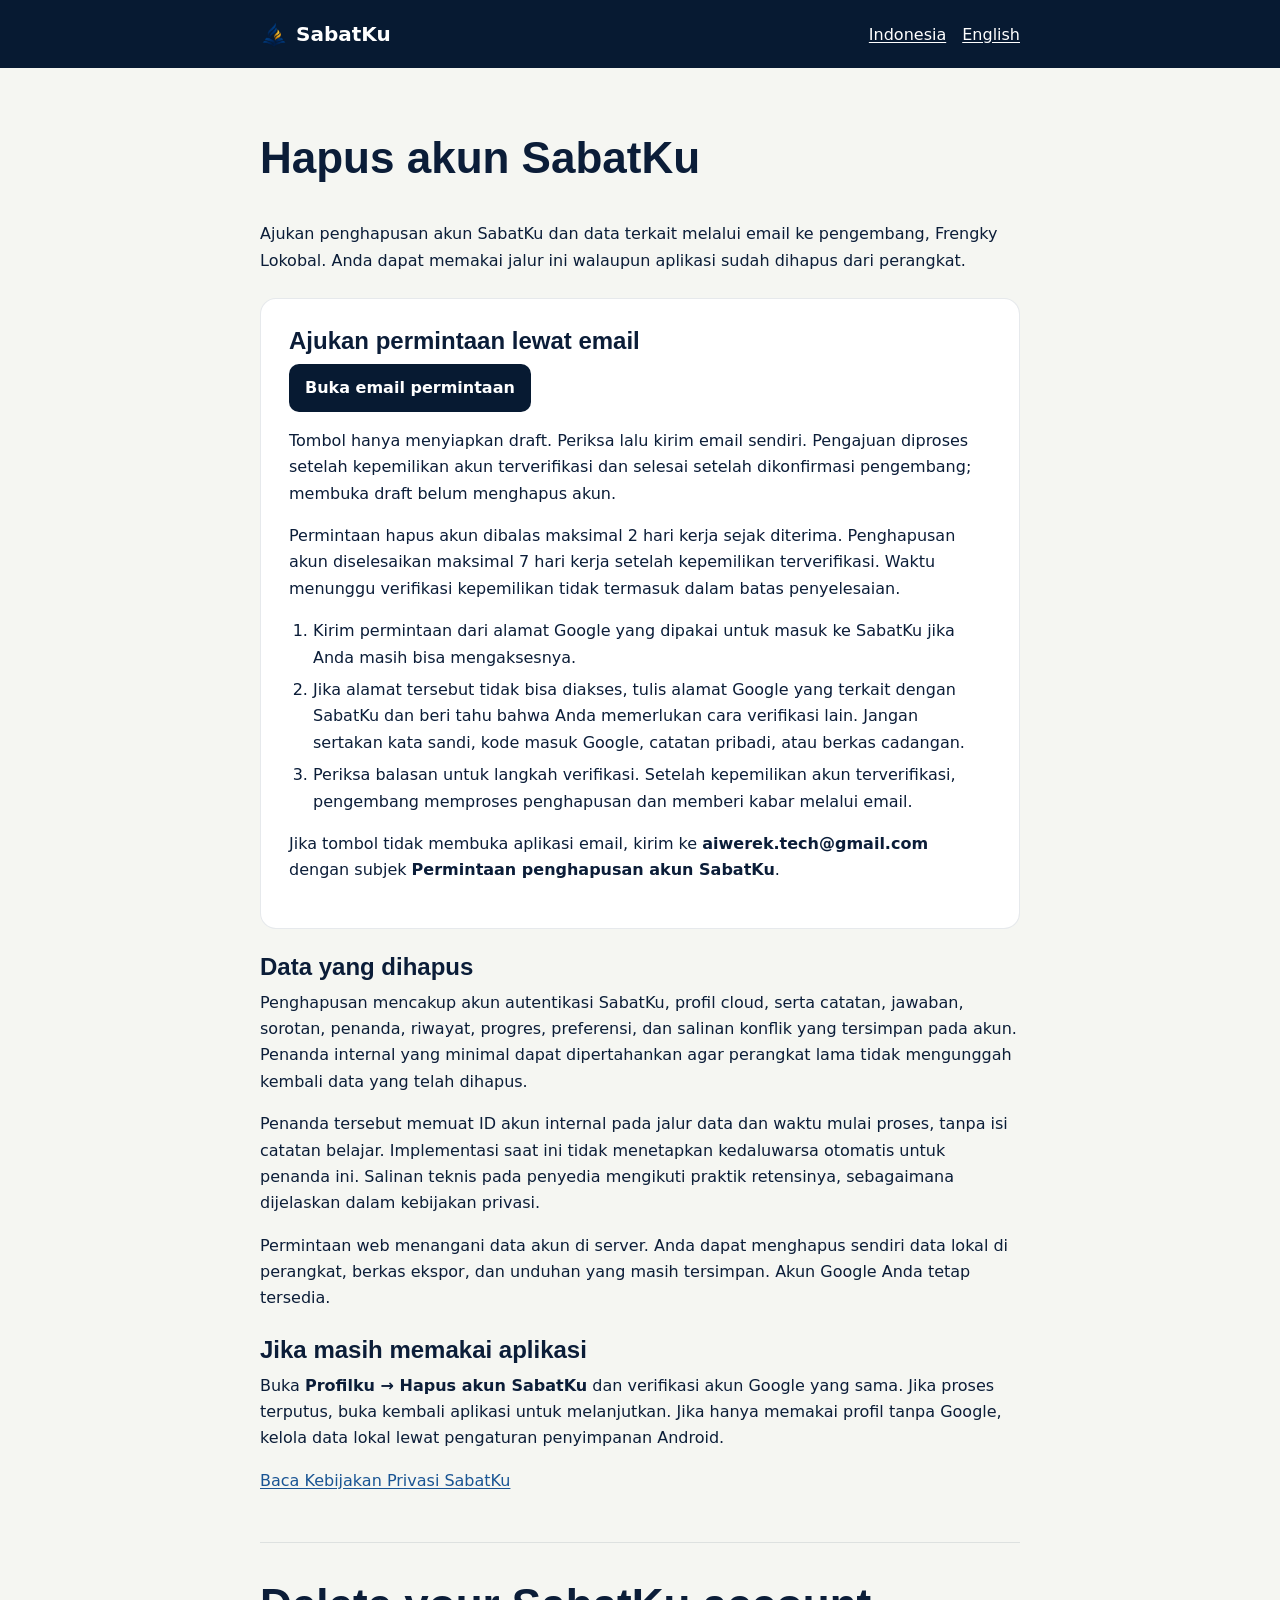
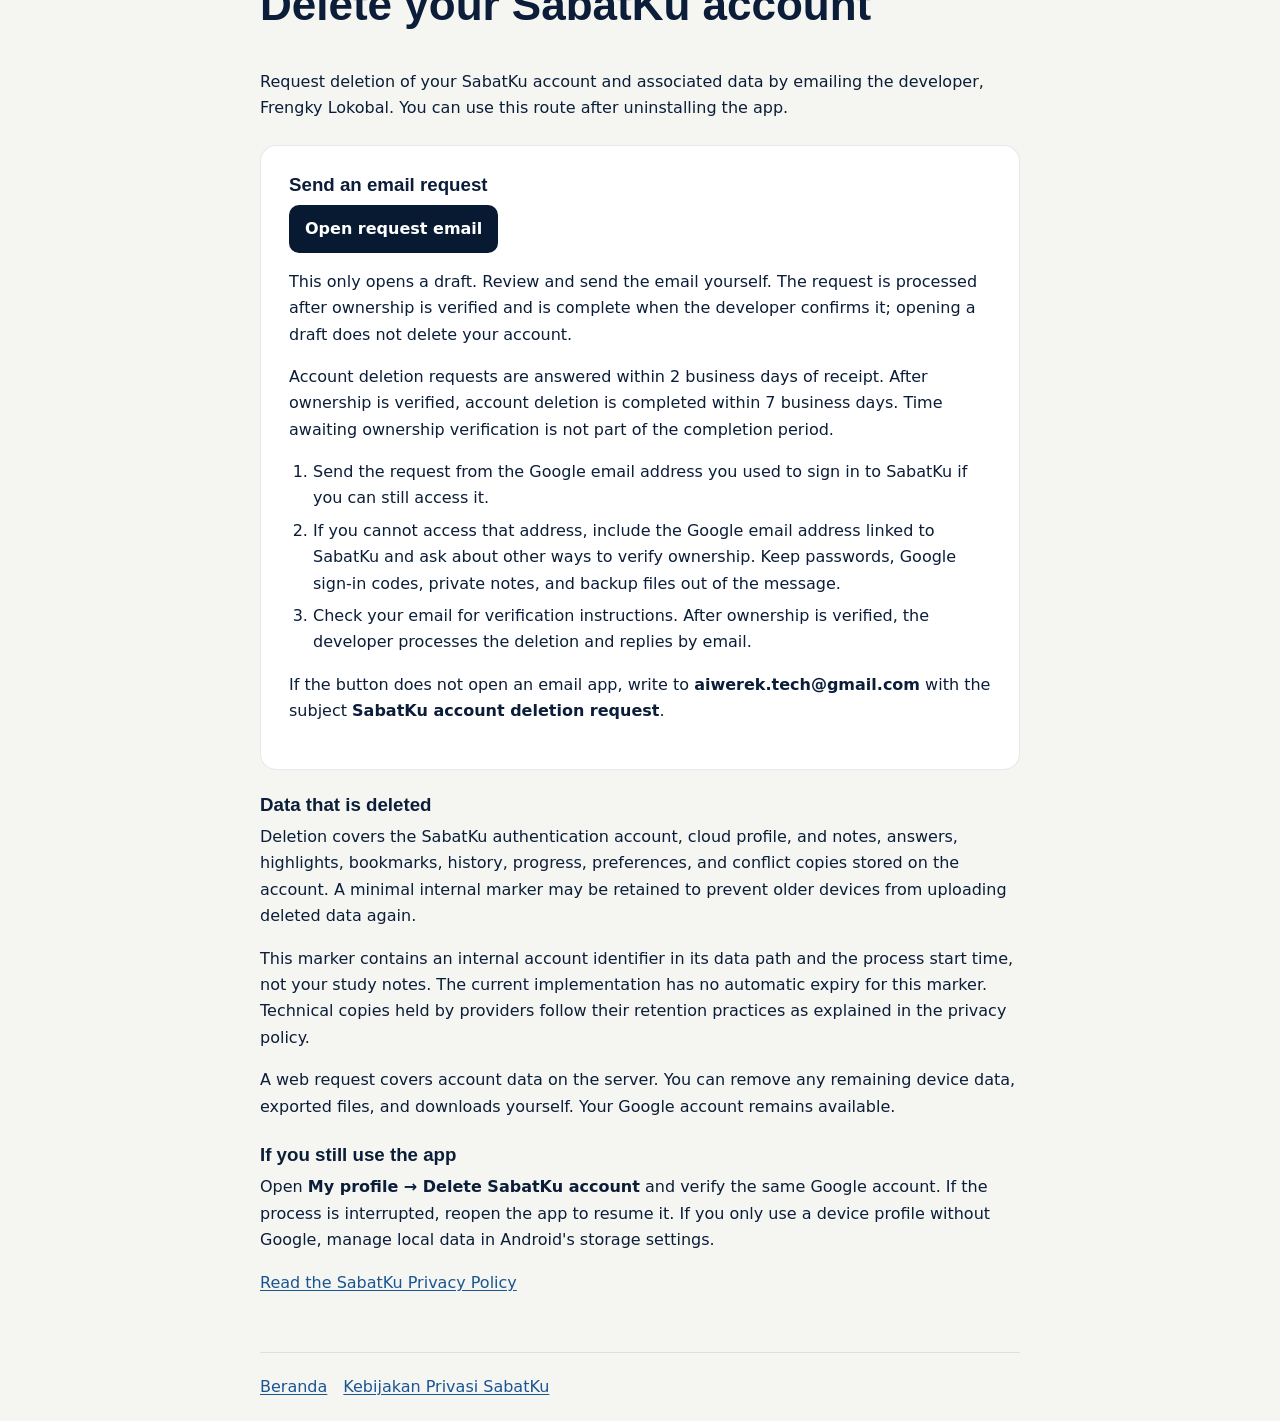
<file: site/delete-account/index.html>
<!doctype html>
<html lang="id">
  <head>
    <meta charset="utf-8" />
    <meta name="viewport" content="width=device-width, initial-scale=1" />
    <meta name="theme-color" content="#071a32" />
    <meta name="description" content="Ajukan penghapusan akun SabatKu dan data terkait lewat email tanpa memasang aplikasi." />
    <title>Hapus Akun SabatKu · Delete Account</title>
    <link rel="icon" type="image/png" href="../assets/sabatku-symbol.png" />
    <link rel="stylesheet" href="../styles.css" />
    <link rel="stylesheet" href="../account-info.css" />
  </head>
  <body class="account-page">
    <a class="skip-link" href="#isi">Lewati ke konten</a>
    <header class="account-header">
      <div class="account-header-inner">
        <a class="account-brand" href="../"><img src="../assets/sabatku-symbol.png" width="28" height="28" alt="" /> SabatKu</a>
        <nav class="account-nav" aria-label="Bahasa halaman">
          <a href="#isi">Indonesia</a>
          <a href="#en" lang="en">English</a>
        </nav>
      </div>
    </header>

    <main class="account-info" id="isi" tabindex="-1">
      <article aria-labelledby="judul">
        <h1 id="judul">Hapus akun SabatKu</h1>
        <p>Ajukan penghapusan akun SabatKu dan data terkait melalui email ke pengembang, Frengky Lokobal. Anda dapat memakai jalur ini walaupun aplikasi sudah dihapus dari perangkat.</p>

        <section class="account-card" aria-labelledby="permintaan">
          <h2 id="permintaan">Ajukan permintaan lewat email</h2>
          <p><a class="account-action" href="mailto:aiwerek.tech@gmail.com?subject=Permintaan%20penghapusan%20akun%20SabatKu&amp;body=Saya%20meminta%20penghapusan%20akun%20SabatKu%20dan%20data%20terkait.%0D%0AAlamat%20Google%20yang%20terkait%20%28jika%20berbeda%20dari%20pengirim%29%3A%20">Buka email permintaan</a></p>
          <p>Tombol hanya menyiapkan draft. Periksa lalu kirim email sendiri. Pengajuan diproses setelah kepemilikan akun terverifikasi dan selesai setelah dikonfirmasi pengembang; membuka draft belum menghapus akun.</p>
          <p>Permintaan hapus akun dibalas maksimal 2 hari kerja sejak diterima. Penghapusan akun diselesaikan maksimal 7 hari kerja setelah kepemilikan terverifikasi. Waktu menunggu verifikasi kepemilikan tidak termasuk dalam batas penyelesaian.</p>
          <ol>
            <li>Kirim permintaan dari alamat Google yang dipakai untuk masuk ke SabatKu jika Anda masih bisa mengaksesnya.</li>
            <li>Jika alamat tersebut tidak bisa diakses, tulis alamat Google yang terkait dengan SabatKu dan beri tahu bahwa Anda memerlukan cara verifikasi lain. Jangan sertakan kata sandi, kode masuk Google, catatan pribadi, atau berkas cadangan.</li>
            <li>Periksa balasan untuk langkah verifikasi. Setelah kepemilikan akun terverifikasi, pengembang memproses penghapusan dan memberi kabar melalui email.</li>
          </ol>
          <p>Jika tombol tidak membuka aplikasi email, kirim ke <strong>aiwerek.tech@gmail.com</strong> dengan subjek <strong>Permintaan penghapusan akun SabatKu</strong>.</p>
        </section>

        <section>
          <h2>Data yang dihapus</h2>
          <p>Penghapusan mencakup akun autentikasi SabatKu, profil cloud, serta catatan, jawaban, sorotan, penanda, riwayat, progres, preferensi, dan salinan konflik yang tersimpan pada akun. Penanda internal yang minimal dapat dipertahankan agar perangkat lama tidak mengunggah kembali data yang telah dihapus.</p>
          <p>Penanda tersebut memuat ID akun internal pada jalur data dan waktu mulai proses, tanpa isi catatan belajar. Implementasi saat ini tidak menetapkan kedaluwarsa otomatis untuk penanda ini. Salinan teknis pada penyedia mengikuti praktik retensinya, sebagaimana dijelaskan dalam kebijakan privasi.</p>
          <p>Permintaan web menangani data akun di server. Anda dapat menghapus sendiri data lokal di perangkat, berkas ekspor, dan unduhan yang masih tersimpan. Akun Google Anda tetap tersedia.</p>
        </section>

        <section>
          <h2>Jika masih memakai aplikasi</h2>
          <p>Buka <strong>Profilku → Hapus akun SabatKu</strong> dan verifikasi akun Google yang sama. Jika proses terputus, buka kembali aplikasi untuk melanjutkan. Jika hanya memakai profil tanpa Google, kelola data lokal lewat pengaturan penyimpanan Android.</p>
          <p><a href="../privacy/">Baca Kebijakan Privasi SabatKu</a></p>
        </section>
      </article>

      <article lang="en" id="en" aria-labelledby="title-en">
        <h2 id="title-en">Delete your SabatKu account</h2>
        <p>Request deletion of your SabatKu account and associated data by emailing the developer, Frengky Lokobal. You can use this route after uninstalling the app.</p>

        <section class="account-card" aria-labelledby="request-en">
          <h3 id="request-en">Send an email request</h3>
          <p><a class="account-action" href="mailto:aiwerek.tech@gmail.com?subject=SabatKu%20account%20deletion%20request&amp;body=Please%20delete%20my%20SabatKu%20account%20and%20associated%20data.%0D%0ALinked%20Google%20email%20address%20%28if%20different%20from%20sender%29%3A%20">Open request email</a></p>
          <p>This only opens a draft. Review and send the email yourself. The request is processed after ownership is verified and is complete when the developer confirms it; opening a draft does not delete your account.</p>
          <p>Account deletion requests are answered within 2 business days of receipt. After ownership is verified, account deletion is completed within 7 business days. Time awaiting ownership verification is not part of the completion period.</p>
          <ol>
            <li>Send the request from the Google email address you used to sign in to SabatKu if you can still access it.</li>
            <li>If you cannot access that address, include the Google email address linked to SabatKu and ask about other ways to verify ownership. Keep passwords, Google sign-in codes, private notes, and backup files out of the message.</li>
            <li>Check your email for verification instructions. After ownership is verified, the developer processes the deletion and replies by email.</li>
          </ol>
          <p>If the button does not open an email app, write to <strong>aiwerek.tech@gmail.com</strong> with the subject <strong>SabatKu account deletion request</strong>.</p>
        </section>

        <section>
          <h3>Data that is deleted</h3>
          <p>Deletion covers the SabatKu authentication account, cloud profile, and notes, answers, highlights, bookmarks, history, progress, preferences, and conflict copies stored on the account. A minimal internal marker may be retained to prevent older devices from uploading deleted data again.</p>
          <p>This marker contains an internal account identifier in its data path and the process start time, not your study notes. The current implementation has no automatic expiry for this marker. Technical copies held by providers follow their retention practices as explained in the privacy policy.</p>
          <p>A web request covers account data on the server. You can remove any remaining device data, exported files, and downloads yourself. Your Google account remains available.</p>
        </section>

        <section>
          <h3>If you still use the app</h3>
          <p>Open <strong>My profile → Delete SabatKu account</strong> and verify the same Google account. If the process is interrupted, reopen the app to resume it. If you only use a device profile without Google, manage local data in Android's storage settings.</p>
          <p><a href="../privacy/#en">Read the SabatKu Privacy Policy</a></p>
        </section>
      </article>
    </main>

    <footer class="account-footer">
      <nav class="account-nav" aria-label="Informasi SabatKu">
        <a href="../">Beranda</a>
        <a href="../privacy/">Kebijakan Privasi SabatKu</a>
      </nav>
    </footer>
  </body>
</html>
</file>
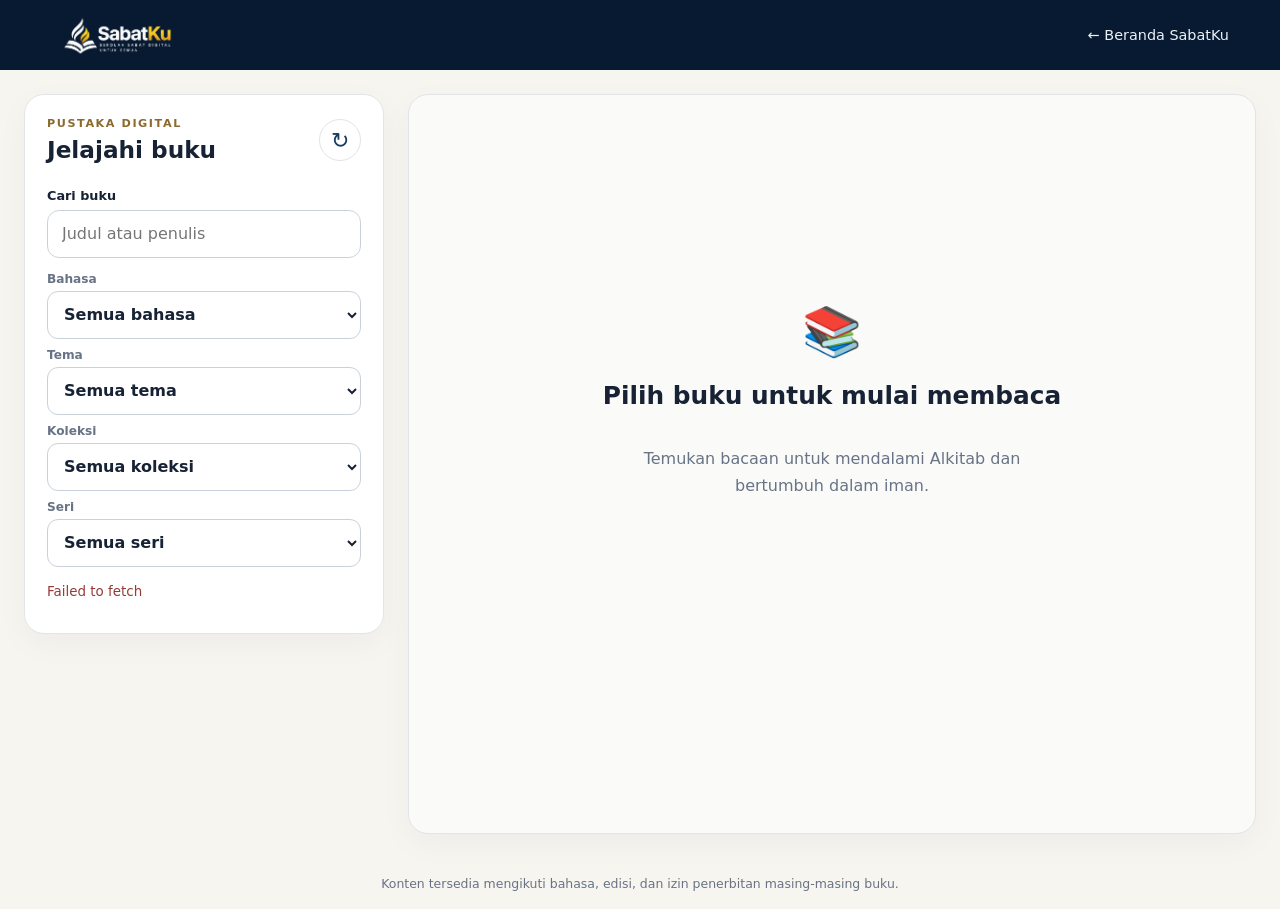
<file: site/library/index.html>
<!doctype html>
<html lang="id">
  <head>
    <meta charset="utf-8" />
    <meta name="viewport" content="width=device-width, initial-scale=1" />
    <meta name="theme-color" content="#071a32" />
    <meta name="description" content="Jelajahi dan baca buku digital SabatKu." />
    <title>Perpustakaan Buku — SabatKu</title>
    <link rel="icon" type="image/png" href="../assets/sabatku-symbol.png" />
    <link rel="stylesheet" href="library.css" />
    <script src="library.js" defer></script>
    <script src="reader-tools.js" defer></script>
  </head>
  <body>
    <a class="skip-link" href="#search">Lewati ke pencarian</a>
    <header class="library-header">
      <a href="../" class="brand"><img src="../assets/sabatku-logo-dark.png" alt="SabatKu" /></a>
      <a href="../" class="back-link">← Beranda SabatKu</a>
    </header>
    <main class="library-layout">
      <aside class="catalog-panel" aria-label="Katalog buku">
        <div class="panel-heading">
          <div><p class="eyebrow">PUSTAKA DIGITAL</p><h1>Jelajahi buku</h1></div>
          <button id="refresh" class="icon-button" type="button" aria-label="Perbarui katalog">↻</button>
        </div>
        <label class="search-label" for="search">Cari buku</label>
        <input id="search" type="search" placeholder="Judul atau penulis" autocomplete="off" />
        <div class="catalog-filters" aria-label="Filter katalog">
          <label><span>Bahasa</span><select id="language-filter"><option value="">Semua bahasa</option><option value="id">Indonesia</option><option value="en">English</option></select></label>
          <label><span>Tema</span><select id="theme-filter"><option value="">Semua tema</option></select></label>
          <label><span>Koleksi</span><select id="collection-filter"><option value="">Semua koleksi</option></select></label>
          <label><span>Seri</span><select id="series-filter"><option value="">Semua seri</option></select></label>
        </div>
        <p id="status" class="status" role="status" aria-live="polite">Memuat katalog…</p>
        <ul id="book-list" class="book-list"></ul>
      </aside>
      <div class="mobile-reader-toolbar" hidden><button id="show-catalog" type="button">← Katalog buku</button><span>Mode membaca</span></div>
      <section id="reader" tabindex="-1" class="reader-panel">
        <div class="welcome"><span aria-hidden="true">📚</span><h2>Pilih buku untuk mulai membaca</h2><p>Temukan bacaan untuk mendalami Alkitab dan bertumbuh dalam iman.</p></div>
      </section>
    </main>
    <footer>Konten tersedia mengikuti bahasa, edisi, dan izin penerbitan masing-masing buku.</footer>
  </body>
</html>
</file>
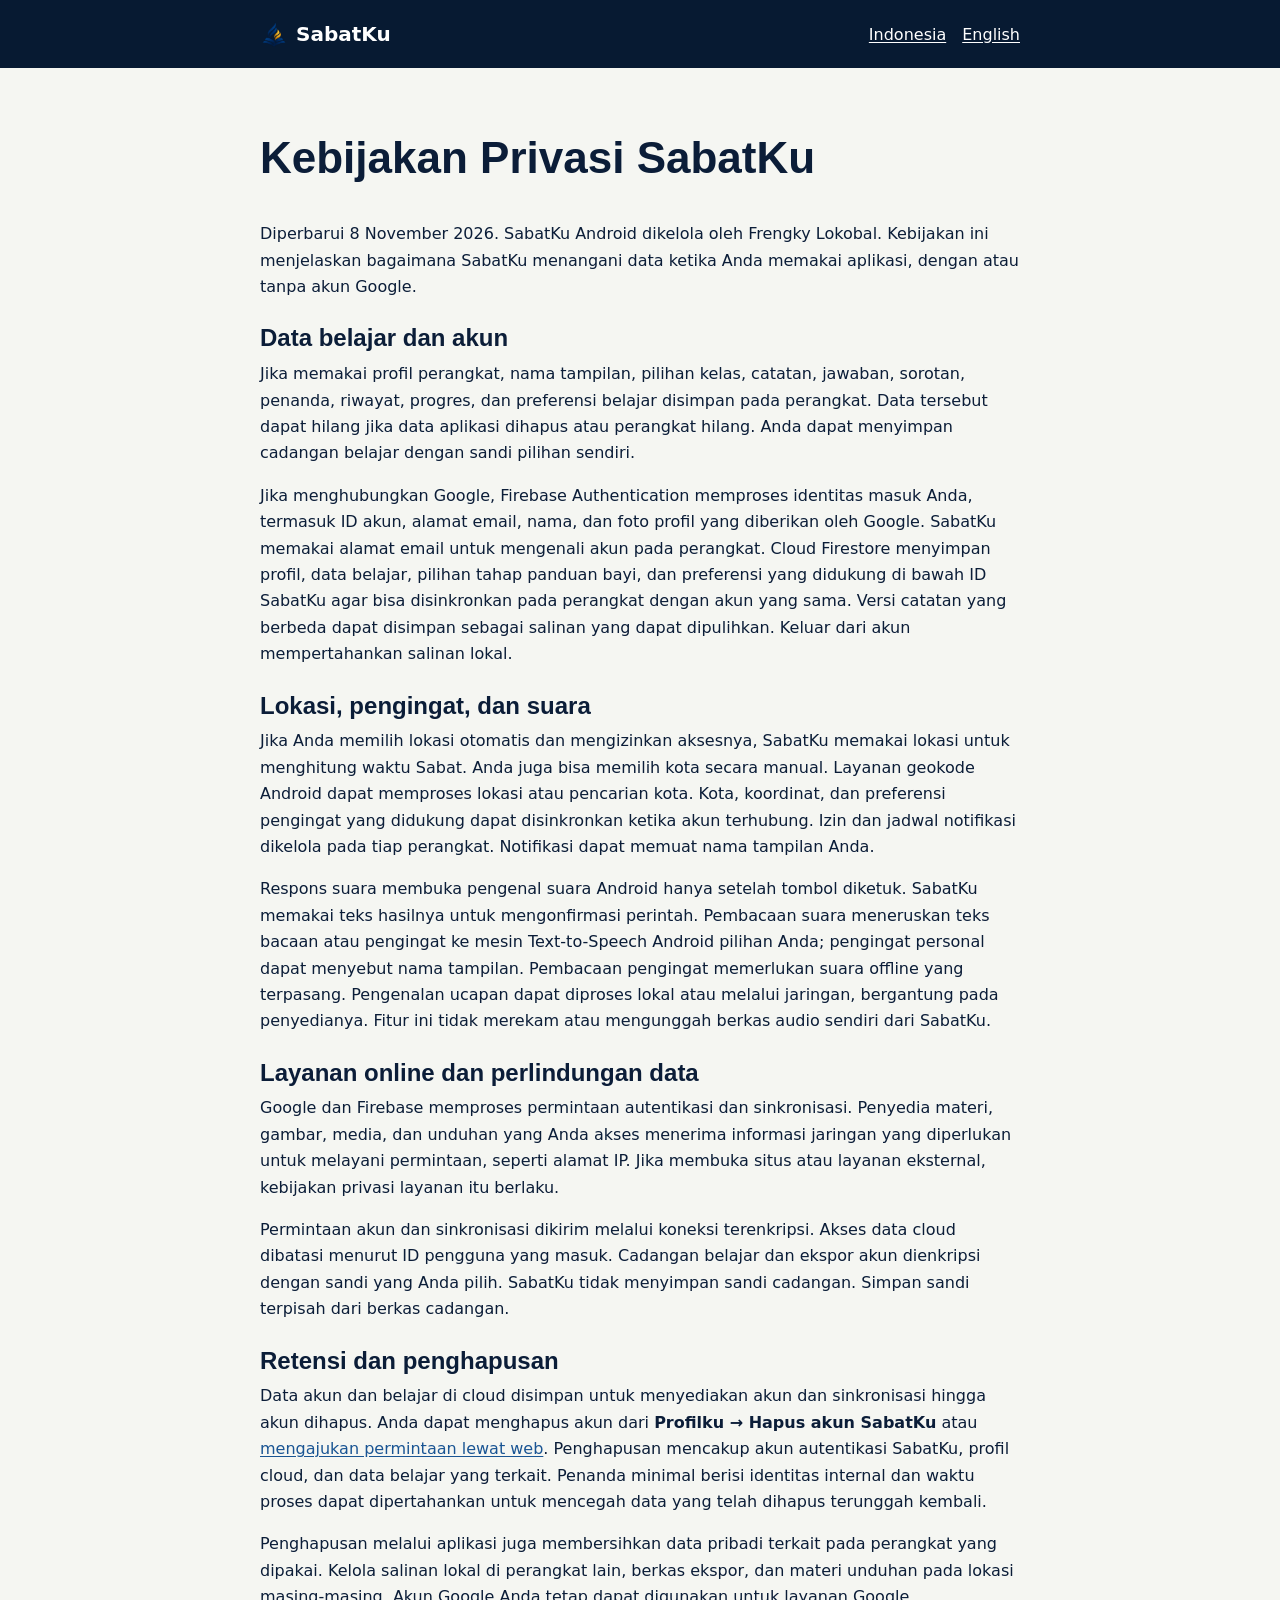
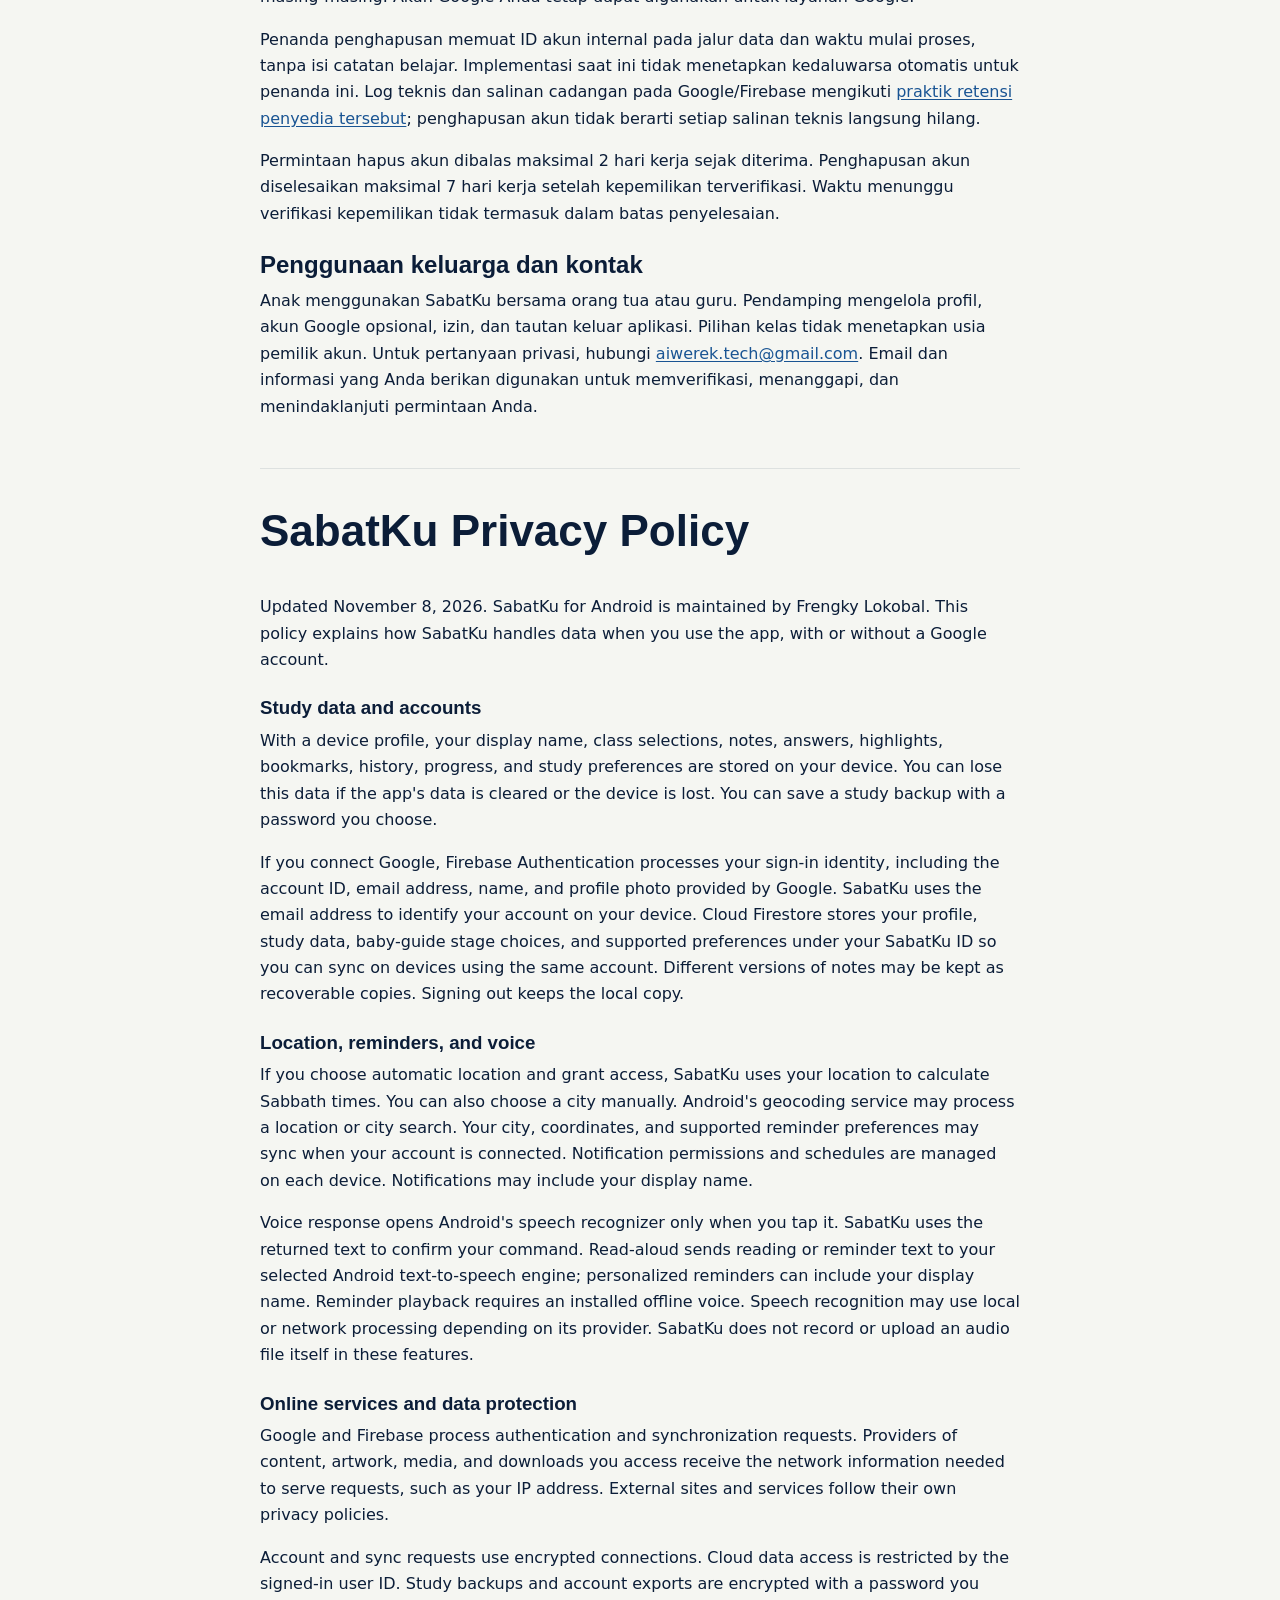
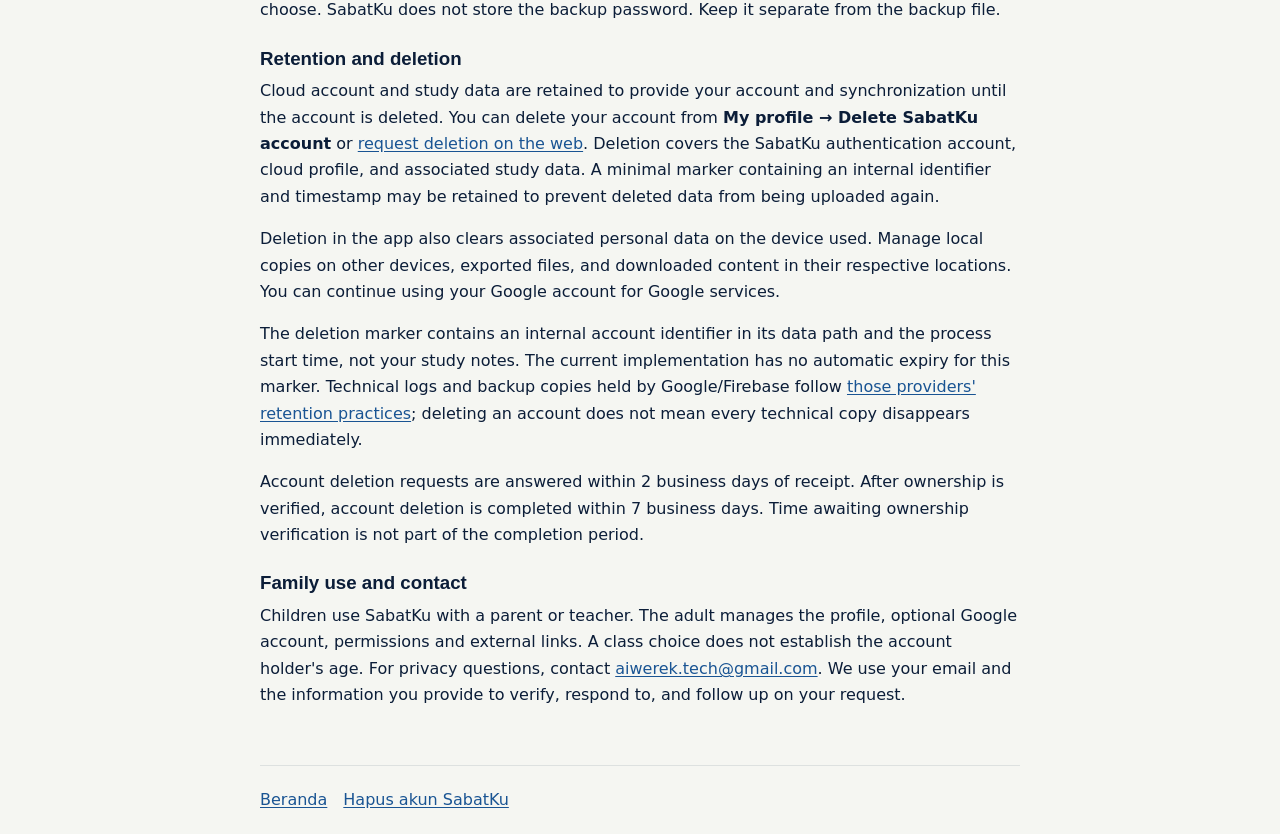
<file: site/privacy/index.html>
<!doctype html>
<html lang="id">
  <head>
    <meta charset="utf-8" />
    <meta name="viewport" content="width=device-width, initial-scale=1" />
    <meta name="theme-color" content="#071a32" />
    <meta name="description" content="Kebijakan privasi SabatKu untuk data belajar, akun Google, pengingat, cadangan, dan penghapusan akun." />
    <title>Kebijakan Privasi SabatKu · Privacy Policy</title>
    <link rel="icon" type="image/png" href="../assets/sabatku-symbol.png" />
    <link rel="stylesheet" href="../styles.css" />
    <link rel="stylesheet" href="../account-info.css" />
  </head>
  <body class="account-page">
    <a class="skip-link" href="#isi">Lewati ke konten</a>
    <header class="account-header">
      <div class="account-header-inner">
        <a class="account-brand" href="../"><img src="../assets/sabatku-symbol.png" width="28" height="28" alt="" /> SabatKu</a>
        <nav class="account-nav" aria-label="Bahasa halaman">
          <a href="#isi">Indonesia</a>
          <a href="#en" lang="en">English</a>
        </nav>
      </div>
    </header>

    <main class="account-info" id="isi" tabindex="-1">
      <article aria-labelledby="judul">
        <h1 id="judul">Kebijakan Privasi SabatKu</h1>
        <p>Diperbarui <time datetime="2026-11-08">8 November 2026</time>. SabatKu Android dikelola oleh Frengky Lokobal. Kebijakan ini menjelaskan bagaimana SabatKu menangani data ketika Anda memakai aplikasi, dengan atau tanpa akun Google.</p>

        <section>
          <h2>Data belajar dan akun</h2>
          <p>Jika memakai profil perangkat, nama tampilan, pilihan kelas, catatan, jawaban, sorotan, penanda, riwayat, progres, dan preferensi belajar disimpan pada perangkat. Data tersebut dapat hilang jika data aplikasi dihapus atau perangkat hilang. Anda dapat menyimpan cadangan belajar dengan sandi pilihan sendiri.</p>
          <p>Jika menghubungkan Google, Firebase Authentication memproses identitas masuk Anda, termasuk ID akun, alamat email, nama, dan foto profil yang diberikan oleh Google. SabatKu memakai alamat email untuk mengenali akun pada perangkat. Cloud Firestore menyimpan profil, data belajar, pilihan tahap panduan bayi, dan preferensi yang didukung di bawah ID SabatKu agar bisa disinkronkan pada perangkat dengan akun yang sama. Versi catatan yang berbeda dapat disimpan sebagai salinan yang dapat dipulihkan. Keluar dari akun mempertahankan salinan lokal.</p>
        </section>

        <section>
          <h2>Lokasi, pengingat, dan suara</h2>
          <p>Jika Anda memilih lokasi otomatis dan mengizinkan aksesnya, SabatKu memakai lokasi untuk menghitung waktu Sabat. Anda juga bisa memilih kota secara manual. Layanan geokode Android dapat memproses lokasi atau pencarian kota. Kota, koordinat, dan preferensi pengingat yang didukung dapat disinkronkan ketika akun terhubung. Izin dan jadwal notifikasi dikelola pada tiap perangkat. Notifikasi dapat memuat nama tampilan Anda.</p>
          <p>Respons suara membuka pengenal suara Android hanya setelah tombol diketuk. SabatKu memakai teks hasilnya untuk mengonfirmasi perintah. Pembacaan suara meneruskan teks bacaan atau pengingat ke mesin Text-to-Speech Android pilihan Anda; pengingat personal dapat menyebut nama tampilan. Pembacaan pengingat memerlukan suara offline yang terpasang. Pengenalan ucapan dapat diproses lokal atau melalui jaringan, bergantung pada penyedianya. Fitur ini tidak merekam atau mengunggah berkas audio sendiri dari SabatKu.</p>
        </section>

        <section>
          <h2>Layanan online dan perlindungan data</h2>
          <p>Google dan Firebase memproses permintaan autentikasi dan sinkronisasi. Penyedia materi, gambar, media, dan unduhan yang Anda akses menerima informasi jaringan yang diperlukan untuk melayani permintaan, seperti alamat IP. Jika membuka situs atau layanan eksternal, kebijakan privasi layanan itu berlaku.</p>
          <p>Permintaan akun dan sinkronisasi dikirim melalui koneksi terenkripsi. Akses data cloud dibatasi menurut ID pengguna yang masuk. Cadangan belajar dan ekspor akun dienkripsi dengan sandi yang Anda pilih. SabatKu tidak menyimpan sandi cadangan. Simpan sandi terpisah dari berkas cadangan.</p>
        </section>

        <section>
          <h2>Retensi dan penghapusan</h2>
          <p>Data akun dan belajar di cloud disimpan untuk menyediakan akun dan sinkronisasi hingga akun dihapus. Anda dapat menghapus akun dari <strong>Profilku → Hapus akun SabatKu</strong> atau <a href="../delete-account/">mengajukan permintaan lewat web</a>. Penghapusan mencakup akun autentikasi SabatKu, profil cloud, dan data belajar yang terkait. Penanda minimal berisi identitas internal dan waktu proses dapat dipertahankan untuk mencegah data yang telah dihapus terunggah kembali.</p>
          <p>Penghapusan melalui aplikasi juga membersihkan data pribadi terkait pada perangkat yang dipakai. Kelola salinan lokal di perangkat lain, berkas ekspor, dan materi unduhan pada lokasi masing-masing. Akun Google Anda tetap dapat digunakan untuk layanan Google.</p>
          <p>Penanda penghapusan memuat ID akun internal pada jalur data dan waktu mulai proses, tanpa isi catatan belajar. Implementasi saat ini tidak menetapkan kedaluwarsa otomatis untuk penanda ini. Log teknis dan salinan cadangan pada Google/Firebase mengikuti <a href="https://firebase.google.com/support/privacy">praktik retensi penyedia tersebut</a>; penghapusan akun tidak berarti setiap salinan teknis langsung hilang.</p>
          <p>Permintaan hapus akun dibalas maksimal 2 hari kerja sejak diterima. Penghapusan akun diselesaikan maksimal 7 hari kerja setelah kepemilikan terverifikasi. Waktu menunggu verifikasi kepemilikan tidak termasuk dalam batas penyelesaian.</p>
        </section>

        <section>
          <h2>Penggunaan keluarga dan kontak</h2>
          <p>Anak menggunakan SabatKu bersama orang tua atau guru. Pendamping mengelola profil, akun Google opsional, izin, dan tautan keluar aplikasi. Pilihan kelas tidak menetapkan usia pemilik akun. Untuk pertanyaan privasi, hubungi <a href="mailto:aiwerek.tech@gmail.com?subject=Pertanyaan%20privasi%20SabatKu">aiwerek.tech@gmail.com</a>. Email dan informasi yang Anda berikan digunakan untuk memverifikasi, menanggapi, dan menindaklanjuti permintaan Anda.</p>
        </section>
      </article>

      <article lang="en" id="en" aria-labelledby="title-en">
        <h2 id="title-en">SabatKu Privacy Policy</h2>
        <p>Updated <time datetime="2026-11-08">November 8, 2026</time>. SabatKu for Android is maintained by Frengky Lokobal. This policy explains how SabatKu handles data when you use the app, with or without a Google account.</p>

        <section>
          <h3>Study data and accounts</h3>
          <p>With a device profile, your display name, class selections, notes, answers, highlights, bookmarks, history, progress, and study preferences are stored on your device. You can lose this data if the app's data is cleared or the device is lost. You can save a study backup with a password you choose.</p>
          <p>If you connect Google, Firebase Authentication processes your sign-in identity, including the account ID, email address, name, and profile photo provided by Google. SabatKu uses the email address to identify your account on your device. Cloud Firestore stores your profile, study data, baby-guide stage choices, and supported preferences under your SabatKu ID so you can sync on devices using the same account. Different versions of notes may be kept as recoverable copies. Signing out keeps the local copy.</p>
        </section>

        <section>
          <h3>Location, reminders, and voice</h3>
          <p>If you choose automatic location and grant access, SabatKu uses your location to calculate Sabbath times. You can also choose a city manually. Android's geocoding service may process a location or city search. Your city, coordinates, and supported reminder preferences may sync when your account is connected. Notification permissions and schedules are managed on each device. Notifications may include your display name.</p>
          <p>Voice response opens Android's speech recognizer only when you tap it. SabatKu uses the returned text to confirm your command. Read-aloud sends reading or reminder text to your selected Android text-to-speech engine; personalized reminders can include your display name. Reminder playback requires an installed offline voice. Speech recognition may use local or network processing depending on its provider. SabatKu does not record or upload an audio file itself in these features.</p>
        </section>

        <section>
          <h3>Online services and data protection</h3>
          <p>Google and Firebase process authentication and synchronization requests. Providers of content, artwork, media, and downloads you access receive the network information needed to serve requests, such as your IP address. External sites and services follow their own privacy policies.</p>
          <p>Account and sync requests use encrypted connections. Cloud data access is restricted by the signed-in user ID. Study backups and account exports are encrypted with a password you choose. SabatKu does not store the backup password. Keep it separate from the backup file.</p>
        </section>

        <section>
          <h3>Retention and deletion</h3>
          <p>Cloud account and study data are retained to provide your account and synchronization until the account is deleted. You can delete your account from <strong>My profile → Delete SabatKu account</strong> or <a href="../delete-account/#en">request deletion on the web</a>. Deletion covers the SabatKu authentication account, cloud profile, and associated study data. A minimal marker containing an internal identifier and timestamp may be retained to prevent deleted data from being uploaded again.</p>
          <p>Deletion in the app also clears associated personal data on the device used. Manage local copies on other devices, exported files, and downloaded content in their respective locations. You can continue using your Google account for Google services.</p>
          <p>The deletion marker contains an internal account identifier in its data path and the process start time, not your study notes. The current implementation has no automatic expiry for this marker. Technical logs and backup copies held by Google/Firebase follow <a href="https://firebase.google.com/support/privacy">those providers' retention practices</a>; deleting an account does not mean every technical copy disappears immediately.</p>
          <p>Account deletion requests are answered within 2 business days of receipt. After ownership is verified, account deletion is completed within 7 business days. Time awaiting ownership verification is not part of the completion period.</p>
        </section>

        <section>
          <h3>Family use and contact</h3>
          <p>Children use SabatKu with a parent or teacher. The adult manages the profile, optional Google account, permissions and external links. A class choice does not establish the account holder's age. For privacy questions, contact <a href="mailto:aiwerek.tech@gmail.com?subject=SabatKu%20privacy%20question">aiwerek.tech@gmail.com</a>. We use your email and the information you provide to verify, respond to, and follow up on your request.</p>
        </section>
      </article>
    </main>

    <footer class="account-footer">
      <nav class="account-nav" aria-label="Informasi SabatKu">
        <a href="../">Beranda</a>
        <a href="../delete-account/">Hapus akun SabatKu</a>
      </nav>
    </footer>
  </body>
</html>
</file>
<file: site/styles.css>
:root {
  color-scheme: light;
  --navy: #071a32;
  --navy-2: #0d2c4e;
  --blue: #195493;
  --blue-soft: #dceaff;
  --gold: #ffd875;
  --gold-deep: #c48615;
  --ink: #0b1d38;
  --muted: #67758b;
  --paper: #f7f8f7;
  --line: rgba(17, 42, 73, .13);
  --display: 'Manrope', 'DM Sans', sans-serif;
  --body: 'DM Sans', system-ui, sans-serif;
}

* { box-sizing: border-box; }
html { scroll-behavior: smooth; scroll-padding-top: 92px; }
body { margin: 0; overflow-x: hidden; background: var(--paper); color: var(--ink); font-family: var(--body); -webkit-font-smoothing: antialiased; }
a { color: inherit; text-decoration: none; }
button { font: inherit; }
.section-wrap { width: min(1160px, calc(100% - 64px)); margin-inline: auto; }

.topbar { height: 88px; padding: 0 max(32px, calc((100vw - 1240px) / 2)); display: flex; align-items: center; justify-content: space-between; background: var(--navy); color: #fff; }
.brand { display: inline-flex; align-items: center; width: 165px; }
.brand img { display: block; width: 100%; height: auto; }
.topbar nav { display: flex; align-items: center; gap: 36px; font-size: 13px; font-weight: 600; color: rgba(255,255,255,.75); }
.topbar nav a { transition: color .2s ease; }
.topbar nav a:hover { color: var(--gold); }
.topbar nav .nav-cta { color: var(--navy); background: var(--gold); border-radius: 999px; padding: 12px 18px; }
.nav-cta span { padding-left: 8px; }

.hero { width: 100%; min-height: 680px; margin: 0; padding: 65px max(32px, calc((100vw - 1160px) / 2)) 76px; display: grid; grid-template-columns: 1.05fr .95fr; align-items: center; gap: 32px; background: radial-gradient(ellipse at 77% 47%, rgba(30,80,119,.5), transparent 39%), linear-gradient(118deg,#071a32 0%,#0b2948 58%,#102b49 100%); }
.hero-copy { position: relative; z-index: 2; padding: 20px 0 0; }
.eyebrow { margin: 0 0 20px; color: var(--gold); font-size: 10px; font-weight: 700; letter-spacing: .18em; line-height: 1.5; }
.eyebrow-dark { color: #9a670e; }
.eyebrow-dot, .status-pip { display: inline-block; width: 7px; height: 7px; margin-right: 8px; border-radius: 50%; background: var(--gold); box-shadow: 0 0 0 4px rgba(255,216,117,.13); }
h1, h2, h3, p { margin-top: 0; }
h1, h2, h3 { font-family: var(--display); }
.hero h1 { margin: 0; color: white; font-size: clamp(50px, 6vw, 78px); font-weight: 700; letter-spacing: -.065em; line-height: 1.03; }
.hero h1 span { color: var(--gold); }
.hero-lede { max-width: 490px; margin: 24px 0 30px; color: rgba(240,246,255,.7); font-size: 16px; line-height: 1.8; }
.hero-actions { display: flex; flex-wrap: wrap; align-items: center; gap: 18px; }
.hero .release-note { margin: 16px 0 0; color: rgba(255,255,255,.68); font-size: 11px; }
.hero .apk-install-note { max-width: 430px; margin: 7px 0 0; color: rgba(240,246,255,.48); font-size: 10px; line-height: 1.6; }
.button { min-height: 48px; border: 0; border-radius: 999px; padding: 0 22px; display: inline-flex; align-items: center; justify-content: center; gap: 12px; cursor: pointer; font-weight: 700; font-size: 13px; transition: transform .18s ease, box-shadow .18s ease, background .18s ease; }
.button:hover { transform: translateY(-2px); box-shadow: 0 10px 25px rgba(4,20,40,.16); }
.button-gold { color: var(--navy); background: var(--gold); }
.button-navy { color: white; background: var(--navy); }
.button-quiet { color: white; background: rgba(255,255,255,.08); border: 1px solid rgba(255,255,255,.18); }
.button-full { width: 100%; }
.release-note { color: rgba(255,255,255,.56); font-size: 11px; }
.release-note .status-pip { width: 6px; height: 6px; background: #9bd6b1; box-shadow: none; }
.hero-proof { margin-top: 56px; display: flex; align-items: center; gap: 16px; color: rgba(255,255,255,.55); font-size: 11px; }
.hero-proof b { color: #fff; font-weight: 700; }
.hero-proof i { width: 3px; height: 3px; border-radius: 50%; background: var(--gold); }

.hero-visual { position: relative; min-height: 530px; display: grid; place-items: center; isolation: isolate; }
.sun-glow { position: absolute; width: 410px; height: 410px; border-radius: 50%; background: radial-gradient(circle, rgba(255,210,121,.21), rgba(253,163,97,.07) 43%, transparent 71%); filter: blur(10px); z-index: -1; }
.orbit { position: absolute; border: 1px solid rgba(255,255,255,.1); border-radius: 50%; transform: rotate(-26deg); z-index: -1; }
.orbit-one { width: 480px; height: 340px; }
.orbit-two { width: 570px; height: 410px; border-color: rgba(255,216,117,.12); }
.phone-frame { position: relative; overflow: hidden; background: #f5f5f2; border: 7px solid #101b2c; border-radius: 38px; box-shadow: 0 35px 90px rgba(0,0,0,.45), 0 0 0 1px rgba(255,255,255,.16); }
.phone-frame img { width: 100%; height: 100%; display: block; object-fit: cover; object-position: top; }
.hero-phone { width: 267px; height: 560px; transform: rotate(4deg) translate(10px,3px); }
.float-card { position: absolute; z-index: 3; display: flex; align-items: center; gap: 11px; padding: 13px 16px; background: rgba(248,249,246,.96); border: 1px solid rgba(255,255,255,.7); border-radius: 15px; box-shadow: 0 15px 35px rgba(0,0,0,.23); color: var(--ink); }
.float-card b, .float-card small { display: block; white-space: nowrap; }
.float-card b { font-size: 11px; }
.float-card small { margin-top: 4px; color: var(--muted); font-size: 9px; }
.float-icon, .offline-icon { width: 30px; height: 30px; display: grid; place-items: center; border-radius: 10px; color: var(--blue); background: var(--blue-soft); font-size: 17px; }
.float-verse { top: 107px; left: -4px; }
.float-offline { right: -12px; bottom: 91px; }

.trust-strip { border-top: 1px solid rgba(255,255,255,.1); border-bottom: 1px solid var(--line); background: #fff; }
.trust-inner { width: min(1160px, calc(100% - 64px)); min-height: 73px; margin-inline: auto; display: flex; justify-content: center; align-items: center; gap: 30px; color: #7d8795; font-size: 9px; font-weight: 700; letter-spacing: .12em; }
.trust-line { width: 24px; height: 1px; background: #dfbb69; }

.features { padding-block: 108px 124px; }
.section-heading { max-width: 670px; margin-bottom: 45px; }
.section-heading .eyebrow { margin-bottom: 15px; }
.section-heading h2, .promise h2 { margin: 0; color: var(--ink); font-size: clamp(34px,4.5vw,52px); letter-spacing: -.06em; line-height: 1.12; }
.section-heading h2 span, .promise h2 span { color: var(--blue); }
.section-heading > p:last-child { max-width: 500px; margin: 16px 0 0; color: var(--muted); font-size: 14px; line-height: 1.7; }
.changelog { padding-block: 86px 88px; }
.changelog .section-heading { margin-bottom: 28px; }
.changelog-card { display: grid; grid-template-columns: .62fr 1.38fr; gap: 34px; max-width: 900px; padding: 30px 34px; border: 1px solid var(--line); border-radius: 22px; background: #fff; box-shadow: 0 18px 48px rgba(10,34,63,.06); }
.changelog-archive { margin-top: 14px; }
.changelog-meta { display: flex; flex-direction: column; align-items: flex-start; gap: 12px; padding-right: 28px; border-right: 1px solid var(--line); }
.release-pill { padding: 7px 10px; border-radius: 999px; color: #805508; background: #fff1d1; font-size: 9px; font-weight: 700; letter-spacing: .06em; text-transform: uppercase; }
.changelog-meta strong { color: var(--navy); font-family: var(--display); font-size: 21px; letter-spacing: -.04em; }
.changelog-meta time { color: var(--muted); font-size: 11px; }
.changelog-content h3 { margin: 2px 0 13px; color: var(--ink); font-size: 19px; letter-spacing: -.04em; }
.changelog-summary { margin: 0 0 14px; color: var(--muted); font-size: 12px; line-height: 1.7; }
.changelog-content ul { display: grid; gap: 9px; margin: 0 0 19px; padding-left: 18px; color: var(--muted); font-size: 12px; line-height: 1.65; }
.changelog-content li::marker { color: var(--gold-deep); }
.changelog-content li strong { color: var(--ink); }
.changelog-content .text-link { color: var(--blue); }
.changelog-footnote { margin: 0; color: #7d8795; font-size: 10px; line-height: 1.6; }
.feature-grid { display: grid; grid-template-columns: repeat(4, 1fr); gap: 13px; }
.feature-card { min-height: 300px; padding: 22px; border: 1px solid var(--line); border-radius: 18px; background: #fff; display: flex; flex-direction: column; transition: transform .22s ease, box-shadow .22s ease; }
.feature-card:hover { transform: translateY(-5px); box-shadow: 0 20px 48px rgba(10,34,63,.1); }
.feature-top { display: flex; align-items: center; justify-content: space-between; }
.feature-number { color: #9ba6b5; font-size: 10px; font-weight: 700; letter-spacing: .13em; }
.feature-icon { width: 39px; height: 39px; display: grid; place-items: center; border-radius: 13px; background: #e9f1ff; color: var(--blue); font-size: 18px; }
.feature-card h3 { min-height: 60px; margin: 28px 0 10px; font-size: 18px; letter-spacing: -.045em; line-height: 1.32; }
.feature-card p { margin: 0; color: var(--muted); font-size: 12px; line-height: 1.7; }
.tag-row { display: flex; flex-wrap: wrap; gap: 6px; margin-top: auto; padding-top: 18px; }
.tag-row span { padding: 6px 9px; border-radius: 999px; background: #f1f4f7; color: #667387; font-size: 9px; font-weight: 600; }
.feature-study .feature-icon { background: #fff1d1; color: #a36b06; }
.feature-notes .feature-icon { background: #e9f5ed; color: #447a58; }
.feature-sabbath .feature-icon { background: #f9eae2; color: #b46646; }

.reading-band { overflow: hidden; color: #fff; background: var(--navy); }
.reading-inner { min-height: 620px; display: grid; grid-template-columns: .78fr 1.22fr; align-items: center; gap: 55px; padding-block: 90px; }
.reading-copy .eyebrow { margin-bottom: 22px; }
.reading-copy h2 { margin: 0; font-size: clamp(38px,5vw,59px); letter-spacing: -.065em; line-height: 1.08; }
.reading-copy h2 em { color: var(--gold); font-style: normal; }
.reading-copy > p:not(.eyebrow) { max-width: 370px; margin: 20px 0 24px; color: rgba(238,245,255,.64); font-size: 13px; line-height: 1.8; }
.text-link { display: inline-flex; gap: 10px; align-items: center; color: var(--gold); font-size: 12px; font-weight: 700; }
.screens-showcase { position: relative; min-height: 460px; display: flex; justify-content: center; align-items: center; }
.screens-showcase::before { position: absolute; content: ''; width: 430px; height: 430px; border-radius: 50%; background: radial-gradient(circle, rgba(39,101,153,.35), transparent 68%); }
.screen-panel { position: absolute; width: 200px; height: 410px; overflow: hidden; border: 6px solid #09101d; border-radius: 27px; background: #fff; box-shadow: 0 25px 65px rgba(0,0,0,.45); }
.screen-panel img { width: 100%; height: 100%; display: block; object-fit: cover; object-position: top; }
.screen-study { z-index: 1; transform: translate(-136px,24px) rotate(-9deg) scale(.88); }
.screen-bible { z-index: 3; transform: translate(-2px,-9px) rotate(1deg); }
.screen-sabbath { z-index: 2; transform: translate(137px,24px) rotate(9deg) scale(.88); }
.screen-caption { position: absolute; right: 0; bottom: 0; display: flex; align-items: center; gap: 8px; color: rgba(255,255,255,.63); font-size: 10px; }
.caption-mark { width: 18px; height: 1px; background: var(--gold); }

.promise { display: grid; grid-template-columns: 75px 1fr .72fr; align-items: center; gap: 30px; padding-block: 105px; }
.promise-mark { width: 64px; height: 64px; display: grid; place-items: center; border-radius: 22px; background: #fff1d1; color: #a36b06; font-size: 28px; }
.promise .eyebrow { margin-bottom: 13px; }
.promise h2 { font-size: clamp(30px,3.7vw,44px); }
.promise-text { max-width: 300px; margin: 0; color: var(--muted); font-size: 13px; line-height: 1.8; }

.support-section { padding-block: 0 100px; }
.support-card { position: relative; display: grid; grid-template-columns: 1.05fr .72fr; gap: 65px; align-items: center; overflow: hidden; padding: 62px 68px; border-radius: 24px; background: linear-gradient(135deg,#0d2c4e,#071a32 70%); color: white; }
.support-card::before { position: absolute; content: ''; width: 480px; height: 480px; top: -220px; right: 12%; border: 1px solid rgba(255,255,255,.09); border-radius: 50%; box-shadow: 0 0 0 45px rgba(255,255,255,.025),0 0 0 90px rgba(255,255,255,.018); pointer-events: none; }
.support-copy, .donation-box { position: relative; z-index: 1; }
.support-copy .eyebrow { margin-bottom: 17px; }
.support-copy h2 { margin: 0 0 24px; font-size: clamp(36px,4.5vw,56px); letter-spacing: -.06em; line-height: 1.08; }
.support-copy h2 span { color: var(--gold); }
.support-copy > p:not(.eyebrow) { max-width: 500px; margin: 0 0 14px; color: rgba(240,246,255,.7); font-size: 12px; line-height: 1.8; }
.support-copy strong { color: white; }
.donation-box { padding: 25px; border: 1px solid rgba(255,255,255,.13); border-radius: 19px; background: rgba(255,255,255,.075); backdrop-filter: blur(12px); }
.donation-label { color: var(--gold); font-size: 9px; font-weight: 700; letter-spacing: .17em; }
.donation-amount { margin-top: 9px; font-family: var(--display); font-size: 60px; font-weight: 700; letter-spacing: -.07em; line-height: 1; }
.donation-amount span { color: var(--gold); font-size: 24px; letter-spacing: -.03em; vertical-align: 20px; }
.donation-estimate { margin: 6px 0 0; color: var(--gold); font-size: 15px; font-weight: 700; }
.donation-estimate small { display: block; margin-top: 5px; color: rgba(255,255,255,.53); font-size: 10px; font-weight: 400; }
.donation-divider { height: 1px; margin: 18px 0; background: rgba(255,255,255,.15); }
.donation-via { margin: 0 0 4px; color: rgba(255,255,255,.58); font-size: 10px; }
.wallet-name { margin: 0 0 2px; color: white; font-size: 12px; font-weight: 700; }
.wallet-name span { padding-inline: 4px; color: var(--gold); }
.wallet-number { display: inline-flex; align-items: center; gap: 7px; color: white; font-family: var(--display); font-size: 23px; font-weight: 700; letter-spacing: .015em; }
.wallet-number:hover { color: var(--gold); }
.wallet-number span { color: var(--gold); font-size: 14px; }
.wallet-owner { margin: 4px 0 15px; color: rgba(255,255,255,.55); font-size: 9px; letter-spacing: .08em; }
.donation-actions { display: grid; gap: 8px; }
.donation-actions .button { min-height: 42px; font-size: 11px; }
.copy-symbol { font-size: 16px; }
.copy-feedback { min-height: 15px; margin: 7px 0 0; color: var(--gold); font-size: 10px; text-align: center; }
.small-print { margin: 5px 0 0; color: rgba(255,255,255,.43); font-size: 9px; line-height: 1.5; text-align: center; }

.closing { padding-block: 70px 95px; text-align: center; }
.closing img { width: 56px; height: 56px; object-fit: contain; margin-bottom: 17px; }
.closing .eyebrow { margin-bottom: 13px; }
.closing h2 { margin: 0; font-size: clamp(38px,5vw,55px); letter-spacing: -.065em; line-height: 1.05; }
.closing h2 span { color: var(--blue); }
.closing > p:not(.eyebrow) { margin: 16px 0 22px; color: var(--muted); font-size: 13px; }
.footer { padding: 28px 32px 18px; background: #fff; border-top: 1px solid var(--line); }
.footer-inner { width: min(1160px,100%); margin-inline: auto; display: flex; align-items: center; justify-content: space-between; gap: 20px; color: var(--muted); font-size: 10px; }
.footer-brand { color: var(--navy); font-family: var(--display); font-size: 17px; font-weight: 800; letter-spacing: -.06em; }
.footer-brand span { color: var(--gold-deep); }
.footer-links { display: flex; flex-wrap: wrap; column-gap: 20px; }
.footer-links a { display: inline-flex; align-items: center; min-height: 44px; color: var(--blue); font-weight: 700; }
.footer-note { width: min(1160px,100%); margin: 18px auto 0; color: #9aa3af; font-size: 9px; text-align: center; }

@media (max-width: 950px) {
  .hero { grid-template-columns: 1fr .82fr; gap: 0; }
  .hero-phone { width: 230px; height: 480px; }
  .hero-visual { min-height: 480px; }
  .float-verse { left: -35px; }
  .float-offline { right: -24px; }
  .feature-grid { grid-template-columns: repeat(2,1fr); }
  .feature-card { min-height: 260px; }
  .reading-inner { grid-template-columns: .75fr 1.25fr; gap: 20px; }
  .screen-panel { width: 170px; height: 355px; }
  .support-card { gap: 32px; padding: 48px; }
}

@media (max-width: 680px) {
  html { scroll-padding-top: 70px; }
  .section-wrap { width: min(100% - 36px, 520px); }
  .topbar { height: 70px; padding-inline: 18px; }
  .brand { width: 128px; }
  .topbar nav { gap: 13px; font-size: 10px; }
  .topbar nav a:nth-child(3) { display: none; }
  .topbar nav .nav-cta { padding: 10px 12px; }
  .hero { width: 100%; min-height: unset; display: flex; flex-direction: column; align-items: stretch; gap: 10px; padding: 56px 18px 42px; }
  .hero-copy { padding-top: 0; }
  .hero .eyebrow { font-size: 9px; }
  .hero h1 { font-size: clamp(47px, 13vw, 66px); }
  .hero-lede { max-width: 420px; margin: 18px 0 21px; font-size: 14px; }
  .hero-actions { align-items: flex-start; flex-direction: column; gap: 13px; }
  .hero .release-note { font-size: 10px; }
  .hero .apk-install-note { font-size: 9px; }
  .hero-proof { margin-top: 27px; gap: 11px; font-size: 9px; }
  .hero-visual { min-height: 440px; margin-top: 8px; }
  .hero-phone { width: 214px; height: 450px; }
  .orbit-one { width: 350px; height: 280px; }
  .orbit-two { width: 410px; height: 320px; }
  .float-verse { top: 70px; left: -4px; }
  .float-offline { right: -4px; bottom: 65px; }
  .float-card { gap: 8px; padding: 10px 11px; }
  .float-card b { font-size: 9px; }
  .float-card small { font-size: 8px; }
  .float-icon, .offline-icon { width: 26px; height: 26px; }
  .trust-inner { width: 100%; min-height: 62px; padding-inline: 18px; gap: 12px; justify-content: flex-start; overflow: hidden; white-space: nowrap; font-size: 8px; }
  .trust-inner > span:first-child { display: none; }
  .trust-line { min-width: 15px; }
  .changelog { padding-block: 62px 66px; }
  .changelog-card { grid-template-columns: 1fr; gap: 20px; padding: 22px 19px; }
  .changelog-meta { display: grid; grid-template-columns: auto 1fr; align-items: center; gap: 8px 12px; padding-right: 0; padding-bottom: 15px; border-right: 0; border-bottom: 1px solid var(--line); }
  .changelog-meta time { grid-column: 2; }
  .changelog-content h3 { font-size: 17px; }
  .changelog-content ul { font-size: 11px; }
  .features { padding-block: 70px 78px; }
  .section-heading { margin-bottom: 27px; }
  .section-heading h2, .promise h2 { font-size: 37px; }
  .section-heading > p:last-child { font-size: 12px; }
  .feature-grid { grid-template-columns: 1fr; gap: 9px; }
  .feature-card { min-height: 0; padding: 18px; }
  .feature-card h3 { min-height: 0; margin: 17px 0 7px; font-size: 17px; }
  .feature-card p { max-width: 390px; }
  .tag-row { padding-top: 13px; }
  .reading-inner { min-height: 0; grid-template-columns: 1fr; gap: 30px; padding-block: 68px 58px; }
  .reading-copy h2 { font-size: 43px; }
  .screens-showcase { min-height: 400px; margin-inline: -9px; }
  .screen-panel { width: 150px; height: 315px; border-width: 5px; border-radius: 22px; }
  .screen-study { transform: translate(-105px,17px) rotate(-9deg) scale(.87); }
  .screen-bible { transform: translateY(-8px) rotate(1deg); }
  .screen-sabbath { transform: translate(105px,17px) rotate(9deg) scale(.87); }
  .screen-caption { right: 0; bottom: -1px; }
  .promise { grid-template-columns: 48px 1fr; gap: 18px; padding-block: 70px; }
  .promise-mark { width: 45px; height: 45px; border-radius: 15px; font-size: 22px; }
  .promise h2 { font-size: 29px; }
  .promise .eyebrow { font-size: 8px; }
  .promise-text { grid-column: 2; max-width: 360px; margin-top: -8px; font-size: 12px; }
  .support-section { padding-bottom: 70px; }
  .support-card { grid-template-columns: 1fr; gap: 25px; padding: 34px 22px 24px; border-radius: 19px; }
  .support-copy h2 { font-size: 41px; }
  .support-copy > p:not(.eyebrow) { font-size: 11px; }
  .donation-box { padding: 19px; }
  .closing { padding-block: 53px 70px; }
  .footer { padding: 22px 18px 15px; }
  .footer-inner { flex-wrap: wrap; gap: 12px; }
  .footer-inner > span { order: 3; width: 100%; }
}

@media (prefers-reduced-motion: reduce) {
  *, *::before, *::after { scroll-behavior: auto !important; transition-duration: .01ms !important; }
}
/* Shared interaction and readable mobile defaults. */
:focus-visible { outline: 3px solid #5799e1; outline-offset: 4px; }
.skip-link { position: fixed; top: 8px; left: 16px; z-index: 100; transform: translateY(-160%); padding: 12px 18px; background: white; color: var(--navy); border-radius: 12px; }
.skip-link:focus { transform: none; }
.menu-toggle { display: none; }
.hero { overflow: clip; }
.topbar { position: sticky; top: 0; z-index: 20; }
.topbar nav a, .text-link { min-height: 44px; display: inline-flex; align-items: center; }
.release-archive { max-width: 900px; margin-top: 20px; }
.release-archive summary { padding: 16px 20px; min-height: 48px; border: 1px solid var(--line); border-radius: 14px; background: white; font-weight: 700; color: var(--blue); cursor: pointer; }
.changelog-content > p { font-size: 14px; line-height: 1.7; color: var(--muted); }
.hero-copy, .hero-visual, .reading-copy, .support-copy, .donation-box { min-width: 0; }
@media (max-width: 1023px) {
  .topbar { height: auto; min-height: 72px; flex-wrap: wrap; padding: 12px 20px; gap: 12px; }
  .topbar .brand { width: 136px; }
  .js-enabled .menu-toggle:not([hidden]) { display: inline-flex; gap: 12px; align-items: center; justify-content: center; min-height: 44px; padding: 0 16px; border: 1px solid #ffffff40; border-radius: 12px; background: #ffffff0d; color: white; font: inherit; cursor: pointer; }
  .topbar nav { width: 100%; display: grid; grid-template-columns: repeat(2,minmax(0,1fr)); gap: 8px; padding: 8px 0; font-size: 14px; }
  .js-enabled .menu-toggle[aria-expanded=false] + nav { display: none; }
  .topbar nav a, .topbar nav a:nth-child(3) { display: flex; padding: 12px; border-radius: 12px; background: #ffffff08; }
  .topbar nav .nav-cta { border-radius: 12px; }
  .hero { grid-template-columns: 1fr; padding: 44px 24px; }
  .hero-copy { max-width: 600px; margin-inline: auto; width: 100%; }
  .hero-visual { min-height: 490px; max-width: 500px; width: 100%; margin-inline: auto; overflow: hidden; }
  .hero-phone { width: 230px; height: 480px; }
  .float-verse { left: 12px; }
  .float-offline { right: 12px; }
  .reading-inner { grid-template-columns: 1fr; }
  .support-card { gap: 28px; padding: 32px; }
}
@media (max-width: 680px) {
  html { scroll-padding-top: 88px; }
  body { overflow-x: clip; }
  .section-wrap { width: calc(100% - 40px); }
  .hero { width: 100%; padding: 36px 20px 28px; gap: 24px; }
  .hero h1 { font-size: clamp(38px,11.5vw,58px); line-height: 1.12; letter-spacing: -.05em; }
  .hero-lede { font-size: 16px; line-height: 1.7; }
  .hero-actions { display: grid; grid-template-columns: 1fr; gap: 10px; }
  .button { min-height: 52px; font-size: 15px; }
  .hero .release-note, .hero .apk-install-note { font-size: 12px; line-height: 1.65; color: #c3cedd; }
  .hero-proof { flex-wrap: wrap; font-size: 12px; gap: 10px; margin-top: 24px; }
  .hero-visual { min-height: 405px; margin-top: 0; }
  .hero-phone { width: 190px; height: 400px; transform: rotate(3deg); }
  .sun-glow { width: 100%; }
  .orbit-one { width: 90%; }
  .orbit-two { width: 100%; }
  .float-card b { font-size: 11px; white-space: normal; }
  .float-card small { font-size: 10px; white-space: normal; }
  .float-card { max-width: 210px; }
  .float-verse { top: 45px; left: 0; }
  .float-offline { right: 0; bottom: 34px; }
  .trust-inner { flex-wrap: wrap; justify-content: center; white-space: normal; min-height: 70px; padding: 16px 20px; font-size: 10px; line-height: 1.6; }
  .trust-line { display: none; }
  .trust-inner > span:first-child { display: inline; }
  .changelog, .features { padding-block: 52px; }
  .section-heading h2, .promise h2 { font-size: clamp(30px,8vw,38px); }
  .section-heading > p:last-child, .feature-card p, .promise-text, .reading-copy > p:not(.eyebrow) { font-size: 15px; line-height: 1.75; }
  .changelog-card { padding: 20px; gap: 16px; }
  .changelog-meta { grid-template-columns: 1fr; }
  .changelog-meta time { grid-column: auto; font-size: 13px; }
  .release-pill { font-size: 11px; }
  .changelog-content h3 { font-size: 20px; line-height: 1.4; }
  .changelog-content ul { font-size: 14px; line-height: 1.75; gap: 14px; }
  .feature-card { padding: 22px; }
  .feature-card h3 { font-size: 21px; }
  .tag-row span { font-size: 11px; }
  .text-link { font-size: 14px; }
  .reading-inner { padding-block: 52px; gap: 24px; }
  .reading-copy h2 { font-size: clamp(34px,10vw,46px); }
  .screens-showcase { min-height: 0; display: flex; justify-content: flex-start; align-items: flex-start; gap: 20px; overflow-x: auto; overscroll-behavior-x: contain; scroll-snap-type: x mandatory; padding: 14px 4px 24px; margin: 0; }
  .screens-showcase::before, .screen-caption { display: none; }
  .screen-panel { position: relative; flex: 0 0 72%; width: 72%; height: auto; aspect-ratio: 200 / 410; scroll-snap-align: center; transform: none; box-shadow: 0 12px 24px #0005; }
  .promise { grid-template-columns: 1fr; padding-block: 52px; }
  .promise-text { grid-column: auto; margin: 0; }
  .promise .eyebrow { font-size: 10px; }
  .support-card { padding: 28px 20px; }
  .support-copy h2 { font-size: clamp(32px,9vw,42px); }
  .support-copy > p:not(.eyebrow) { font-size: 14px; line-height: 1.8; color: #d0d9e6; }
  .donation-box { padding: 20px 16px; }
  .donation-actions .button { min-height: 48px; font-size: 14px; }
  .donation-label, .donation-estimate small, .donation-via, .wallet-owner, .small-print, .copy-feedback { font-size: 12px; line-height: 1.6; }
  .wallet-number { font-size: clamp(19px,5.8vw,25px); flex-wrap: wrap; }
  .small-print, .wallet-owner { color: #c3cedd; }
  .closing > p:not(.eyebrow), .footer-inner, .footer-note { font-size: 13px; line-height: 1.7; }
  .footer-inner > a { min-height: 44px; display: inline-flex; align-items: center; }
}
@media (hover: none) { .button:hover, .feature-card:hover { transform: none; } }
/* Feature descriptions lead with benefits and remain easy to scan on phones. */
.feature-grid-detailed { grid-template-columns: repeat(3, minmax(0, 1fr)); gap: 18px; }
.feature-grid-detailed .feature-card { min-width: 0; padding: 26px; }
.feature-grid-detailed h3 { min-height: 0; font-size: 21px; line-height: 1.4; }
.feature-grid-detailed .feature-card > p { font-size: 15px; line-height: 1.75; }
.feature-details { padding-left: 20px; margin: 20px 0 0; display: grid; gap: 12px; font-size: 14px; line-height: 1.75; color: var(--muted); }
.feature-details li::marker { color: var(--blue); }
.feature-grid-detailed .tag-row span { font-size: 11px; }
.feature-availability { margin-top: 24px; padding: 24px; border: 1px solid var(--line); border-radius: 18px; background: #eaf1f8; }
.feature-availability strong { font-size: 17px; }
.feature-availability p { font-size: 14px; line-height: 1.75; color: #455c74; margin: 12px 0 0; max-width: 900px; }
.feature-cta { display: flex; align-items: center; justify-content: space-between; gap: 24px; margin-top: 28px; padding: 28px; background: white; border: 1px solid var(--line); border-radius: 18px; }
.feature-cta h3 { font-size: 23px; margin-bottom: 10px; }
.feature-cta p { margin: 0; font-size: 15px; line-height: 1.7; color: var(--muted); max-width: 620px; }
.feature-cta .button { flex-shrink: 0; }
.feature-cta-actions { display: grid; min-width: 250px; gap: 10px; }
.feature-cta-actions .button { width: 100%; min-height: 48px; padding-inline: 16px; line-height: 1.3; text-align: center; }
@media (max-width: 1023px) { .feature-grid-detailed { grid-template-columns: repeat(2, minmax(0, 1fr)); } }
@media (max-width: 680px) {
  .feature-grid-detailed { grid-template-columns: minmax(0, 1fr); gap: 16px; }
  .feature-grid-detailed .feature-card { padding: 22px; }
  .feature-details { font-size: 15px; }
  .feature-availability { padding: 22px; }
  .feature-cta { flex-direction: column; align-items: stretch; padding: 22px; }
  .feature-cta-actions { min-width: 0; }
}
/* A calmer visual system, with clear reading hierarchy and generous touch targets. */
:root { --paper:#f5f6f2; --muted:#526478; --line:#122f491a; }
.topbar { background:#071a32f5; backdrop-filter:blur(18px); border-bottom:1px solid #ffffff14; }
.hero { background:radial-gradient(ellipse at 80% 30%,#347c7350,transparent 48%),linear-gradient(125deg,#071a32,#123b4d); }
.hero .eyebrow { display:inline-flex; align-items:center; padding:9px 13px; border:1px solid #ffd87540; border-radius:100px; background:#ffffff06; }
.hero h1 { font-weight:800; }
.hero-lede { color:#d6e2eb; }
.hero .apk-install-note { color:#b9cbd7; font-size:13px; }
.button { border-radius:14px; min-height:52px; font-size:14px; }
.button-gold { box-shadow:0 8px 28px #ffd87515; }
.section-heading { max-width:740px; }
.section-heading h2 { letter-spacing:-.055em; }
.section-heading > p:last-child { font-size:16px; line-height:1.8; }
.daily-path { padding-block:88px; }
.path-grid { display:grid; grid-template-columns:repeat(3,minmax(0,1fr)); gap:20px; }
.path-grid article { padding:30px; border-radius:24px; border:1px solid var(--line); background:#fff; }
.path-grid article:nth-child(2) { background:#e8efea; }
.path-grid article:nth-child(3) { background:#fff1d4; }
.path-label { display:block; color:#48665c; font-size:11px; font-weight:800; letter-spacing:.12em; margin-bottom:28px; }
.path-grid h3 { font-size:23px; line-height:1.3; letter-spacing:-.04em; }
.path-grid p { color:#43586a; font-size:15px; line-height:1.8; }
.path-grid a { display:inline-flex; align-items:center; gap:12px; min-height:44px; font-weight:700; font-size:14px; }
.trust-strip { background:#e8eee8; }
.trust-inner { color:#476250; }
.feature-filter { display:flex; flex-wrap:wrap; gap:8px; margin-bottom:28px; }
.feature-filter[hidden], .feature-card[hidden] { display:none; }
.feature-filter button { min-height:46px; padding:10px 18px; border:1px solid #cbd5d9; border-radius:100px; background:transparent; color:#40566b; cursor:pointer; font-weight:600; }
.feature-filter button[aria-pressed=true] { background:var(--navy); color:white; border-color:var(--navy); }
.feature-grid-detailed { grid-template-columns:repeat(2,minmax(0,1fr)); gap:20px; }
.feature-grid-detailed .feature-card { border-radius:24px; background:#fff; padding:30px; box-shadow:0 4px 16px #173a4a04; }
.feature-grid-detailed .feature-card h3 { margin-top:22px; font-size:24px; letter-spacing:-.035em; }
.feature-grid-detailed .feature-card > p { color:#40566b; }
.feature-details { gap:10px; }
.feature-number { font-size:12px; }
.feature-icon { width:46px; height:46px; background:#edf2e9; color:#406553; }
.feature-grid-detailed .tag-row span { background:#f0f4ef; color:#456052; }
.feature-availability { background:#e8efea; }
.changelog-card { max-width:none; border-radius:24px; }
.changelog-card + .changelog-card { margin-top:16px; }
.release-pill-latest { background:#e8efea; color:#2b593f; }
.changelog-content ul { font-size:15px; line-height:1.8; }
.start-section,.faq-section { padding-block:80px; }
.start-section { border-bottom:1px solid var(--line); }
.start-steps { list-style:none; padding:0; margin:32px 0; display:grid; grid-template-columns:repeat(2,minmax(0,1fr)); gap:32px; }
.testing-actions { display:flex; flex-wrap:wrap; gap:12px; }
.hero .apk-install-note a { color:var(--gold); text-decoration:underline; }
.start-steps a, #mulai .feature-availability a { text-decoration:underline; text-underline-offset:2px; }
.start-steps li > span { display:grid; place-items:center; width:42px; height:42px; background:var(--navy); color:var(--gold); border-radius:14px; font-weight:800; margin-bottom:20px; }
.start-steps h3 { font-size:20px; }
.start-steps p { color:var(--muted); font-size:15px; line-height:1.8; }
.faq-list { max-width:900px; }
.faq-list details { border-bottom:1px solid var(--line); }
.faq-list summary { cursor:pointer; padding:24px 28px 24px 0; font-size:18px; line-height:1.5; font-weight:700; }
.faq-list details[open] summary { color:var(--blue); }
.faq-list p { max-width:750px; color:var(--muted); line-height:1.8; padding-bottom:12px; font-size:16px; }
.faq-list a { color:var(--blue); text-decoration:underline; text-underline-offset:3px; }
.mobile-download { display:none; }
@media(min-width:1024px) { .topbar nav { gap:22px; } .hero { min-height:720px; } }
@media(max-width:800px) { .path-grid,.start-steps { grid-template-columns:1fr; gap:16px; } .path-label { margin-bottom:18px; } .daily-path,.start-section,.faq-section { padding-block:56px; } .start-steps li { display:flex; gap:18px; } .start-steps li > span { flex-shrink:0; } }
@media(max-width:680px) {
  body { padding-bottom:94px; }
  .hero { padding-top:32px; }
  .hero .eyebrow { font-size:10px; letter-spacing:.12em; }
  .hero h1 { font-size:clamp(40px,11.5vw,60px); }
  .hero-actions { grid-template-columns:1fr; }
  .hero-visual { min-height:420px; }
  .feature-grid-detailed { grid-template-columns:minmax(0,1fr); }
  .feature-grid-detailed .feature-card { padding:24px; }
  .feature-grid-detailed .feature-card h3 { font-size:23px; }
  .feature-filter { gap:8px; }
  .feature-filter button { font-size:13px; padding-inline:14px; }
  .faq-list summary { font-size:17px; }
  .mobile-download { position:fixed; z-index:30; bottom:12px; bottom:max(12px,env(safe-area-inset-bottom)); left:12px; right:12px; display:flex; align-items:center; justify-content:space-between; gap:12px; padding:13px 16px; border:1px solid #ffffff30; border-radius:20px; background:#071a32f5; color:white; box-shadow:0 8px 35px #071a3240; backdrop-filter:blur(16px); }
  .mobile-download strong { font-size:14px; display:block; }
  .mobile-download small { display:block; color:#bdced9; font-size:11px; margin-top:4px; }
  .mobile-download b { padding:12px 14px; background:var(--gold); color:var(--navy); border-radius:12px; font-size:13px; }
}
</file>
<file: site/account-info.css>
.account-page { overflow-x: visible; }

.account-header {
  background: var(--navy);
  color: #fff;
}

.account-header-inner,
.account-info,
.account-footer {
  width: min(760px, calc(100% - 32px));
  margin-inline: auto;
}

.account-header-inner,
.account-footer {
  display: flex;
  flex-wrap: wrap;
  align-items: center;
  justify-content: space-between;
  gap: 4px 24px;
  padding-block: 12px;
}

.account-brand {
  display: inline-flex;
  align-items: center;
  gap: 8px;
  min-height: 44px;
  font-size: 1.25rem;
  font-weight: 800;
}

.account-nav {
  display: flex;
  flex-wrap: wrap;
  gap: 0 16px;
}

.account-nav a {
  display: inline-flex;
  align-items: center;
  min-height: 44px;
}

.account-info {
  padding-block: clamp(28px, 6vw, 64px) 32px;
  line-height: 1.65;
  overflow-wrap: anywhere;
}

.account-info article + article {
  margin-top: 48px;
  padding-top: 36px;
  border-top: 1px solid var(--line);
}

.account-info :is(h1, h2, h3) { line-height: 1.2; }
.account-info h1, .account-info article > h2:first-child { font-size: clamp(1.85rem, 5vw, 2.75rem); }
.account-info section { margin-block: 24px; }
.account-info section :is(h2, h3) { margin-bottom: 8px; }
.account-info :is(ul, ol) { padding-inline-start: 1.5em; }
.account-info li + li { margin-top: 6px; }
.account-info a:not(.account-action), .account-footer a { color: var(--blue); text-decoration: underline; text-underline-offset: .15em; }
.account-page a:focus-visible { outline: 3px solid var(--blue); outline-offset: 3px; }
.account-header a:focus-visible { outline-color: var(--gold); }
.account-header nav a { text-decoration: underline; text-underline-offset: .15em; }

.account-card {
  padding: clamp(16px, 4vw, 28px);
  border: 1px solid var(--line);
  border-radius: 16px;
  background: #fff;
}

.account-action {
  display: inline-flex;
  align-items: center;
  min-height: 48px;
  padding: 8px 16px;
  border-radius: 10px;
  background: var(--navy);
  color: #fff;
  font-weight: 700;
}

.account-action:hover { background: var(--navy-2); }
.account-footer { border-top: 1px solid var(--line); }
</file>
<file: site/library/library.css>
.edition-languages{display:flex;align-items:center;flex-wrap:wrap;gap:8px;margin:14px 0;padding:16px 18px;background:#f7f8fa;border-radius:14px}.edition-languages h3{width:100%;margin:0 0 4px;font-size:1rem}.edition-languages button{border:1px solid #cbd1da;background:#fff;color:var(--blue);font:600 .9rem Manrope,system-ui,sans-serif;border-radius:999px;padding:9px 14px;cursor:pointer}.edition-languages button:hover{background:#eef3f8}.toc .source-link{display:block;margin:8px 0}
.toc ol.toc-children{columns:1;margin:5px 0 8px;padding-left:20px}.chapter-pending{padding:16px 18px;border:1px solid var(--line);border-radius:12px;background:#f7f8fa;color:var(--muted);line-height:1.65}
.catalog-filters{display:grid;gap:9px;margin-top:14px}.catalog-filters label{display:grid;gap:5px;font-size:.76rem;font-weight:700;color:var(--muted)}.catalog-filters select{width:100%;min-width:0;padding:10px 12px;border:1px solid #cbd1da;border-radius:11px;background:#fff;color:var(--ink);font:inherit;font-size:.86rem}.work-item{padding:7px;border:1px solid transparent;border-radius:16px;background:#f7f8fa}.work-item:focus-within,.work-item:hover{border-color:#b5c5d8;background:#eef3f8}.work-item .book-button{background:transparent}.work-copy{min-width:0}.work-item .book-meta{overflow:hidden;text-overflow:ellipsis;white-space:nowrap}.edition-chips{display:flex;flex-wrap:wrap;gap:7px;padding:0 10px 8px 74px}.edition-chip{display:inline-flex;align-items:center;min-height:32px;padding:6px 11px;border:1px solid #cbd1da;border-radius:999px;background:#fff;color:var(--blue);font:600 .74rem Manrope,system-ui,sans-serif;text-decoration:none;cursor:pointer}.edition-chip:hover,.edition-chip[aria-current=true]{border-color:#9db3cb;background:#e8f0f7}.edition-chip.unavailable{color:#8b929c;background:#f0f1f3;cursor:not-allowed}.catalog-panel :focus-visible,.reader-panel :focus-visible{outline:3px solid #7fa9d2;outline-offset:2px}.catalog-panel button,.catalog-panel select,.catalog-panel input{min-height:42px}.edition-note{line-height:1.55}.book-summary{max-width:760px;line-height:1.65}.reader-top .edition-note{margin:7px 0}.source-card{display:flex;flex-direction:column;gap:4px;padding:13px 15px;margin:9px 0;border:1px solid var(--line);border-radius:13px;background:#fff;color:var(--blue);text-decoration:none}.source-card:hover{background:#eef3f8;border-color:#b5c5d8}.source-title{font-weight:700}.source-meta{font-size:.78rem;color:var(--muted)}.chapter-target{padding:12px 14px;border-radius:12px;background:#fff4d6;color:#574516;font-weight:600}.book-progress{display:grid;gap:6px;margin:10px 0;color:var(--muted);font-size:.82rem}.book-progress progress{width:100%;height:9px;accent-color:var(--blue)}.toc-row{display:flex;align-items:center;justify-content:space-between;gap:8px}.toc-row>button:first-child{flex:1;min-height:42px;padding:7px 4px}.toc .bookmark-button{padding:7px 10px;border:1px solid var(--line);border-radius:9px;background:#fff;font-size:.76rem}.resume-button{width:100%;min-height:46px;padding:10px 14px;border:0;border-radius:12px;background:var(--blue);color:#fff;font:600 .95rem Manrope,system-ui,sans-serif;cursor:pointer}.reading-end{height:2px}.edition-languages button[aria-current=true]{background:#e8f0f7;border-color:#9db3cb}.error{line-height:1.6}.retry{min-height:42px}
@media(max-width:1100px){.catalog-filters{grid-template-columns:1fr 1fr}.catalog-filters label:last-child{grid-column:1/-1}.edition-chips{padding-left:10px}.catalog-panel{max-height:none}}
:root{color-scheme:light;--navy:#071a32;--blue:#173b63;--gold:#d6ad62;--paper:#f7f5f0;--ink:#172335;--muted:#687386;--line:#e1e4e8;--white:#fff}
*{box-sizing:border-box}body{margin:0;background:var(--paper);color:var(--ink);font-family:"DM Sans",system-ui,sans-serif}.library-header{height:70px;padding:0 clamp(18px,4vw,52px);background:var(--navy);display:flex;align-items:center;justify-content:space-between}.brand img{width:130px;height:auto;display:block}.back-link{color:#edf1f7;text-decoration:none;font-size:.9rem}.library-layout{max-width:1440px;min-height:calc(100vh - 112px);margin:auto;display:grid;grid-template-columns:minmax(280px,360px) minmax(0,1fr);gap:24px;padding:24px}.catalog-panel,.reader-panel{background:var(--white);border:1px solid var(--line);border-radius:20px;box-shadow:0 10px 32px #071a320a}.catalog-panel{padding:22px;align-self:start;position:sticky;top:20px;max-height:calc(100vh - 40px);overflow:auto}.panel-heading{display:flex;align-items:center;justify-content:space-between;gap:12px}.eyebrow{margin:0 0 6px;color:#8b6a2e;font-size:.7rem;font-weight:700;letter-spacing:.14em}.panel-heading h1{font-family:Manrope,system-ui,sans-serif;font-size:1.45rem;line-height:1.2;margin:0}.icon-button{width:42px;height:42px;border:1px solid var(--line);border-radius:50%;background:#fff;color:var(--blue);font-size:1.4rem;cursor:pointer}.search-label{display:block;margin:24px 0 7px;font-size:.8rem;font-weight:700}.catalog-panel input{width:100%;padding:12px 14px;border:1px solid #cbd1da;border-radius:12px;font:inherit}.status{min-height:22px;margin:14px 0 8px;color:var(--muted);font-size:.84rem}.book-list{list-style:none;padding:0;margin:0;display:grid;gap:8px}.book-button{width:100%;padding:12px;text-align:left;display:flex;gap:12px;align-items:center;border:1px solid transparent;border-radius:14px;background:#f7f8fa;color:inherit;cursor:pointer}.book-button:hover,.book-button[aria-current=true]{border-color:#b5c5d8;background:#eef3f8}.cover{width:52px;height:70px;border-radius:6px;object-fit:cover;background:#e8edf2;flex:none}.book-title{display:block;font-weight:700;line-height:1.3}.book-meta{display:block;margin-top:5px;color:var(--muted);font-size:.78rem}.reader-panel{min-height:620px;padding:clamp(22px,5vw,64px)}.welcome{min-height:500px;display:grid;align-content:center;justify-items:center;text-align:center;color:var(--muted)}.welcome span{font-size:3rem}.welcome h2{color:var(--ink);font-family:Manrope,system-ui,sans-serif;font-size:1.55rem}.welcome p{max-width:420px;line-height:1.65}.reader-top{display:flex;align-items:center;gap:20px;margin-bottom:30px}.reader-cover{width:86px;height:116px;object-fit:cover;border-radius:8px;background:#e8edf2}.reader-top h2{font:700 clamp(1.5rem,3vw,2.25rem)/1.2 Manrope,system-ui,sans-serif;margin:0 0 8px}.reader-top p{margin:4px 0;color:var(--muted)}.edition-note{font-size:.82rem}.source-link{display:inline-block;margin-top:8px;color:var(--blue);font-weight:600}.toc{padding:18px 20px;margin:22px 0 32px;background:#f7f8fa;border-radius:14px}.toc h3{margin:0 0 12px;font-size:1rem}.toc ol{margin:0;padding-left:22px;columns:2;column-gap:32px}.toc li{padding:4px 0;break-inside:avoid}.toc button{border:0;background:none;color:var(--blue);font:inherit;text-align:left;cursor:pointer}.chapter{max-width:760px;margin:0 auto}.chapter-heading{display:flex;gap:14px;align-items:center;margin:0 0 22px;padding-bottom:14px;border-bottom:1px solid var(--line)}.chapter-heading button{border:1px solid var(--line);background:#fff;border-radius:10px;padding:9px 12px;color:var(--blue);cursor:pointer}.chapter-body{font:400 1.12rem/1.85 Georgia,"Times New Roman",serif}.chapter-body h1,.chapter-body h2,.chapter-body h3{font-family:Manrope,system-ui,sans-serif;line-height:1.35;margin:1.7em 0 .65em}.chapter-body p{margin:0 0 1.15em}.chapter-body blockquote{margin:1em 0;padding:4px 0 4px 18px;border-left:3px solid var(--gold);color:#48566a}.error{color:#963b36}.retry{padding:9px 14px;border:0;border-radius:10px;background:var(--blue);color:#fff;cursor:pointer}footer{padding:18px;text-align:center;color:var(--muted);font-size:.78rem}@media(max-width:1100px){.library-layout{grid-template-columns:1fr;padding:14px}.catalog-panel{position:static;max-height:45vh}.reader-panel{min-height:55vh;padding:24px}.welcome{min-height:34vh}.toc ol{columns:1}}@media(max-width:480px){.library-header{height:60px}.brand img{width:112px}.reader-top{align-items:flex-start}.reader-cover{width:66px;height:90px}.chapter-body{font-size:1.05rem}}
/* Mobile catalog and dedicated reading view. */
html { scroll-padding-top: 84px; }
.skip-link { position: fixed; top: 8px; left: 16px; z-index: 100; transform: translateY(-160%); padding: 12px 18px; background: #fff; color: var(--navy); border-radius: 12px; }
.skip-link:focus { transform: none; }
:focus-visible { outline: 3px solid #5799e1; outline-offset: 3px; }
.library-header { position: sticky; top: 0; z-index: 20; gap: 16px; }
.back-link { min-height: 44px; display: inline-flex; align-items: center; }
.catalog-panel { top: 90px; max-height: calc(100dvh - 110px); }
.mobile-reader-toolbar { display: none; }
.reader-panel, .reader-top > div { min-width: 0; overflow-wrap: anywhere; }
.reader-cover { flex: none; }
.catalog-filters label:last-child { grid-column: auto; }
.catalog-panel input, .catalog-filters select { font-size: 16px; min-height: 48px; }
.edition-chip, .edition-languages button, .retry, .toc .bookmark-button, .chapter-heading button { min-height: 44px; }
.chapter-heading { flex-wrap: wrap; }
.chapter-heading h2 { font-size: clamp(1.3rem,4vw,1.8rem); margin: 0; }
@media (max-width: 1100px) {
  .library-layout { grid-template-columns: minmax(0,1fr); padding: 16px; gap: 16px; }
  .catalog-panel { position: static; max-height: none; overflow: visible; padding: 20px; }
  .catalog-filters { grid-template-columns: repeat(2,minmax(0,1fr)); }
  .catalog-filters label:last-child { grid-column: auto; }
  .reader-panel { padding: 24px 20px; min-height: 0; }
  body:not(.reading-active) .reader-panel { display: none; }
  .reading-active .catalog-panel { display: none; }
  .reading-active .mobile-reader-toolbar:not([hidden]) { display: flex; justify-content: space-between; align-items: center; gap: 12px; position: sticky; top: 70px; z-index: 10; padding: 8px 0; background: var(--paper); }
  .mobile-reader-toolbar button { min-height: 48px; padding: 10px 14px; background: var(--blue); color: #fff; border: 0; border-radius: 12px; font: inherit; cursor: pointer; }
  .mobile-reader-toolbar span { font-size: 12px; color: var(--muted); }
  .reader-panel { scroll-margin-top: 140px; }
  .edition-chips { padding: 4px 10px 10px; }
  .toc { padding: 18px 14px; }
  .toc-row { align-items: flex-start; }
  .toc-row > button:first-child { min-height: 48px; line-height: 1.6; }
  .toc .bookmark-button { flex-shrink: 0; }
  .chapter-body { font-size: 1.125rem; line-height: 1.85; }
  .reader-top { gap: 14px; align-items: flex-start; }
  .book-meta { font-size: 13px; }
}
@media (max-width: 480px) {
  .library-header { padding-inline: 16px; height: 64px; }
  .back-link { font-size: 13px; }
  .reading-active .mobile-reader-toolbar:not([hidden]) { top: 64px; }
  .library-layout { padding: 12px; }
  .catalog-panel { padding: 18px; }
  .reader-cover { width: 56px; height: 78px; }
  .reader-top h2 { font-size: 1.4rem; }
}
@media (prefers-reduced-motion: reduce) { *, *::before, *::after { scroll-behavior: auto !important; } }
.chapter-body .source-reference { margin-left: .28em; color: var(--muted); font-size: .68em; vertical-align: super; white-space: nowrap; }
.toc ol { list-style: none; padding-left: 0; }
.toc .toc-metadata { display: block; color: var(--muted); font-size: .8em; margin-top: 3px; }
.toc button:focus-visible { outline: 2px solid var(--blue); outline-offset: 3px; border-radius: 4px; }
.toc .toc-children { padding-left: 16px; }
.toc-row > .toc-title { flex: 1; min-width: 0; min-height: 48px; padding: 7px 4px; line-height: 1.6; overflow-wrap: anywhere; }
.toc-row > .toc-expand { flex: none; min-width: 44px; min-height: 48px; padding: 7px 4px; font-size: .8rem; }

/* Reader controls stay outside text layout changes; tables own their overflow. */
.reader-panel { min-width: 0; --reader-paper: #fafaf8; --reader-ink: #20272d; background: var(--reader-paper); color: var(--reader-ink); }
.reader-panel[data-paper="sepia"] { --reader-paper: #fbf0d9; --reader-ink: #3f352a; }
.reader-panel[data-paper="slate"] { --reader-paper: #20262e; --reader-ink: #e1e5ea; }
.reader-panel[data-paper="black"] { --reader-paper: #000; --reader-ink: #d7dadf; }
@media (prefers-color-scheme: dark) { .reader-panel[data-paper="system"] { --reader-paper: #20262e; --reader-ink: #e1e5ea; } }
.chapter-heading { position: sticky; top: 70px; z-index: 8; padding: 8px; margin-inline: -8px; gap: 8px; background: var(--reader-paper); box-shadow: 0 1px 0 #8291a044; }
.chapter-heading h2 { flex: 1; min-width: 0; font: 600 1rem/1.4 system-ui,sans-serif; overflow: hidden; text-overflow: ellipsis; white-space: nowrap; }
.chapter-heading button, .chapter-navigation button { min-height: 44px; flex-shrink: 0; color: inherit; background: var(--reader-paper); }
.chapter-body { overflow-wrap: anywhere; }
.chapter-body a { color: #17638a; text-underline-offset: .15em; }
.reader-panel[data-paper="slate"] a, .reader-panel[data-paper="black"] a { color: #aacee5; }
.chapter-body blockquote { color: inherit; }
.chapter-body hr { border: 0; border-top: 1px solid #8291a044; margin-block: 1.5em; }
.chapter-navigation { display: flex; justify-content: space-between; flex-wrap: wrap; gap: 12px; margin: 32px 0 16px; }
.chapter-navigation button { border: 1px solid #8291a080; border-radius: 12px; padding: 10px 18px; font: inherit; cursor: pointer; }
.table-scroll { overflow-x: auto; max-width: 100%; margin-block: 1em; border: 1px solid #8291a066; border-radius: 10px; }
.table-scroll:focus-visible { outline: 2px solid #17638a; }
.table-scroll table { border-collapse: collapse; min-width: 100%; }
.table-scroll th, .table-scroll td { min-width: 144px; padding: 10px 14px; border: 1px solid #8291a044; text-align: start; vertical-align: top; }
.selection-tools { position: fixed; z-index: 40; bottom: max(12px, env(safe-area-inset-bottom)); left: 50%; transform: translateX(-50%); display: flex; flex-wrap: wrap; justify-content: center; gap: 2px; width: max-content; max-width: calc(100vw - 20px); padding: 6px; background: #14253a; color: #fff; border: 1px solid #8291a0; border-radius: 16px; box-shadow: 0 5px 24px #0005; }
.selection-tools[hidden] { display: none; }
.selection-tools button { min-width: 44px; min-height: 44px; background: transparent; color: inherit; border: 0; border-radius: 8px; font: inherit; cursor: pointer; }
.selection-tools button[aria-label^="Sorot"] { font-size: 26px; }
.selection-tools button:focus-visible, .reader-dialog button:focus-visible { outline: 2px solid #ffd966; }
.reader-highlight { color: #17242b; border-radius: 2px; }
.reader-highlight a { color: inherit !important; }
.reader-dialog { width: min(500px, calc(100vw - 28px)); max-height: calc(100dvh - 32px); overflow: auto; color: #17242b; background: #fafaf8; border: 1px solid #8291a0; border-radius: 18px; padding: 24px; }
.reader-dialog::backdrop { background: #071a3299; }
.reader-dialog label { display: grid; grid-template-columns: 1fr 1fr; gap: 10px; align-items: center; margin-block: 14px; }
.reader-dialog select, .reader-dialog textarea { max-width: 100%; width: 100%; min-height: 44px; font: inherit; padding: 8px; border: 1px solid #8291a0; border-radius: 8px; }
.reader-dialog button, .reader-button { display: inline-block; margin: 12px 8px 0 0; min-height: 44px; padding: 10px 16px; border: 1px solid #8291a0; border-radius: 10px; background: #e5eef6; color: #17334e; font: inherit; text-decoration: none; cursor: pointer; }
@media(max-width:1100px) { .chapter-heading { top: 116px; } .reader-panel { padding-inline: clamp(16px, 4vw, 32px); } }
@media(max-width:480px) { .chapter-heading { top: 110px; } .chapter-heading > button { padding-inline: 8px; } }
@media(orientation:landscape) and (max-height:500px) { .library-header { height: 48px; } .reading-active .mobile-reader-toolbar:not([hidden]) { display: none; } .chapter-heading { top: 48px; } .reader-panel { padding-top: 12px; } .selection-tools { bottom: 8px; } }

.footnote-button { vertical-align: super; font-size: .75em; min-width: 24px; min-height: 32px; border: 0; background: transparent; color: inherit; text-decoration: underline; cursor: pointer; }
</file>
